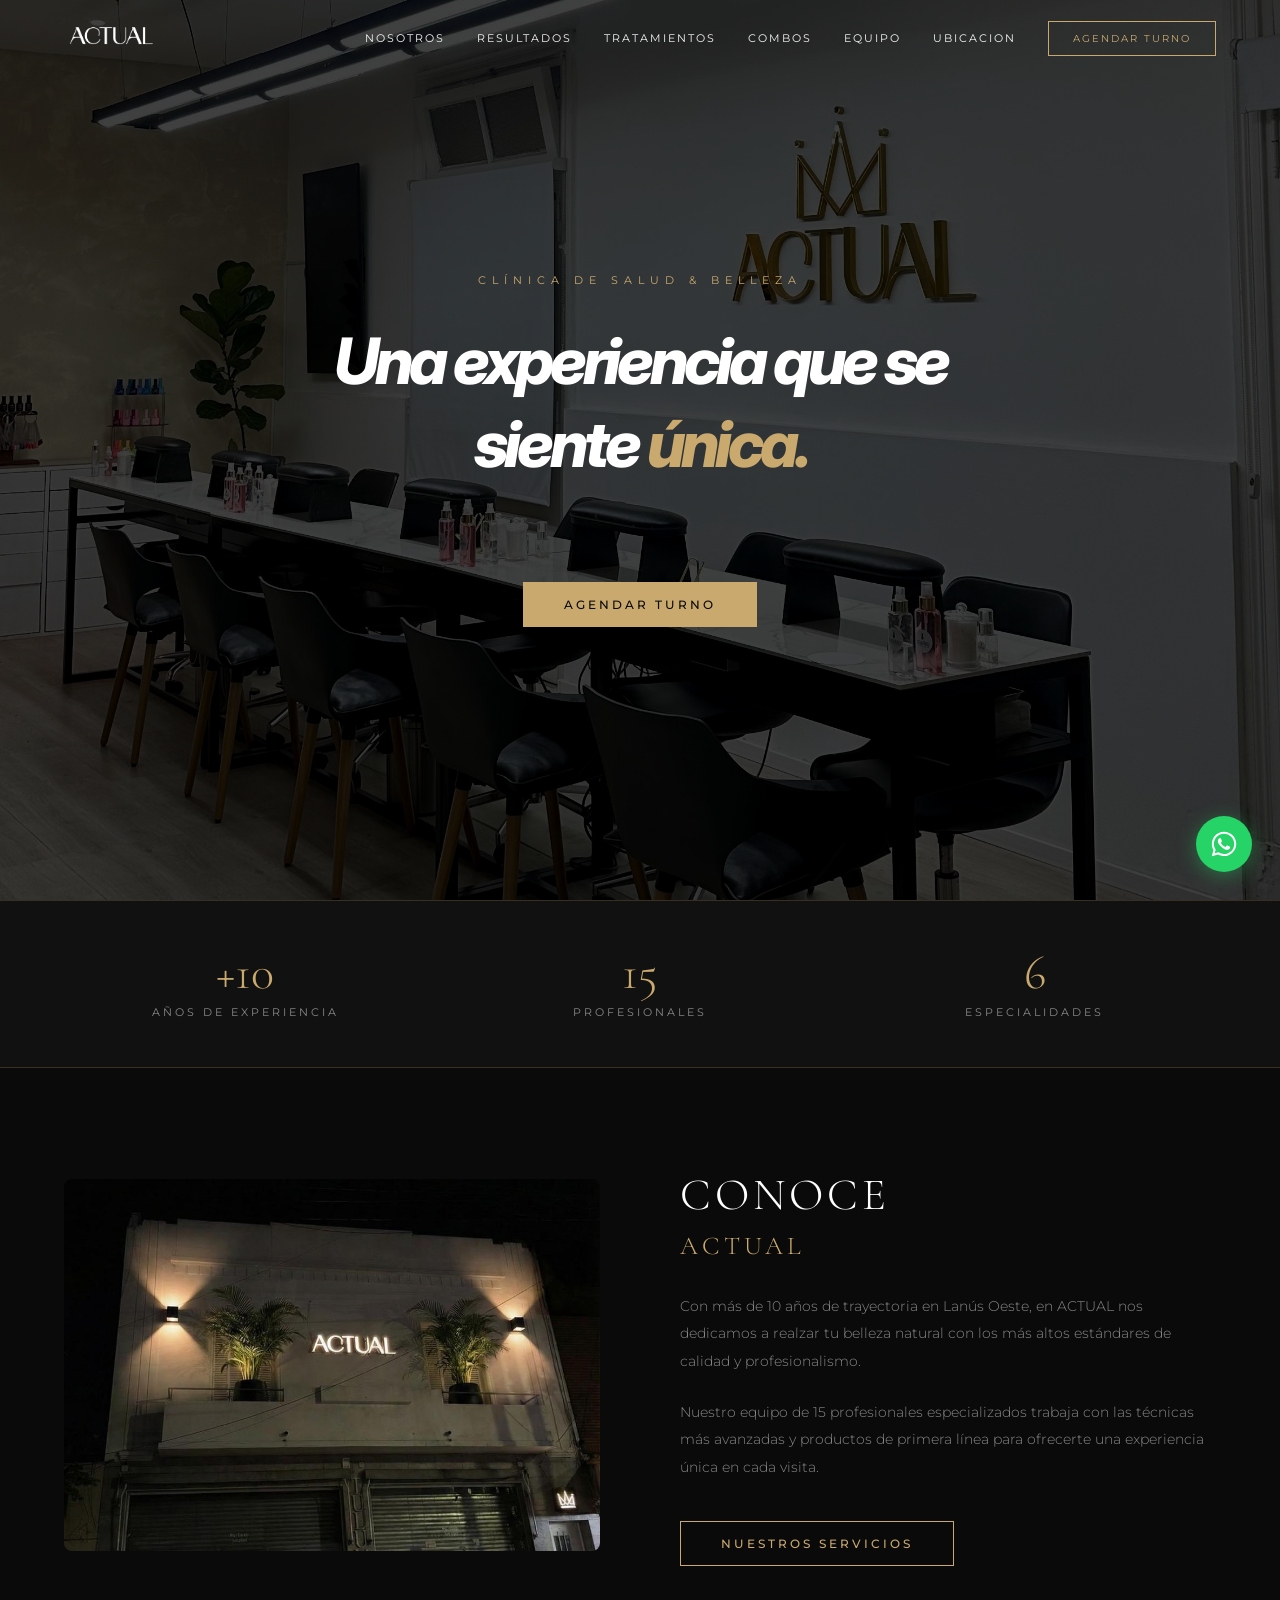
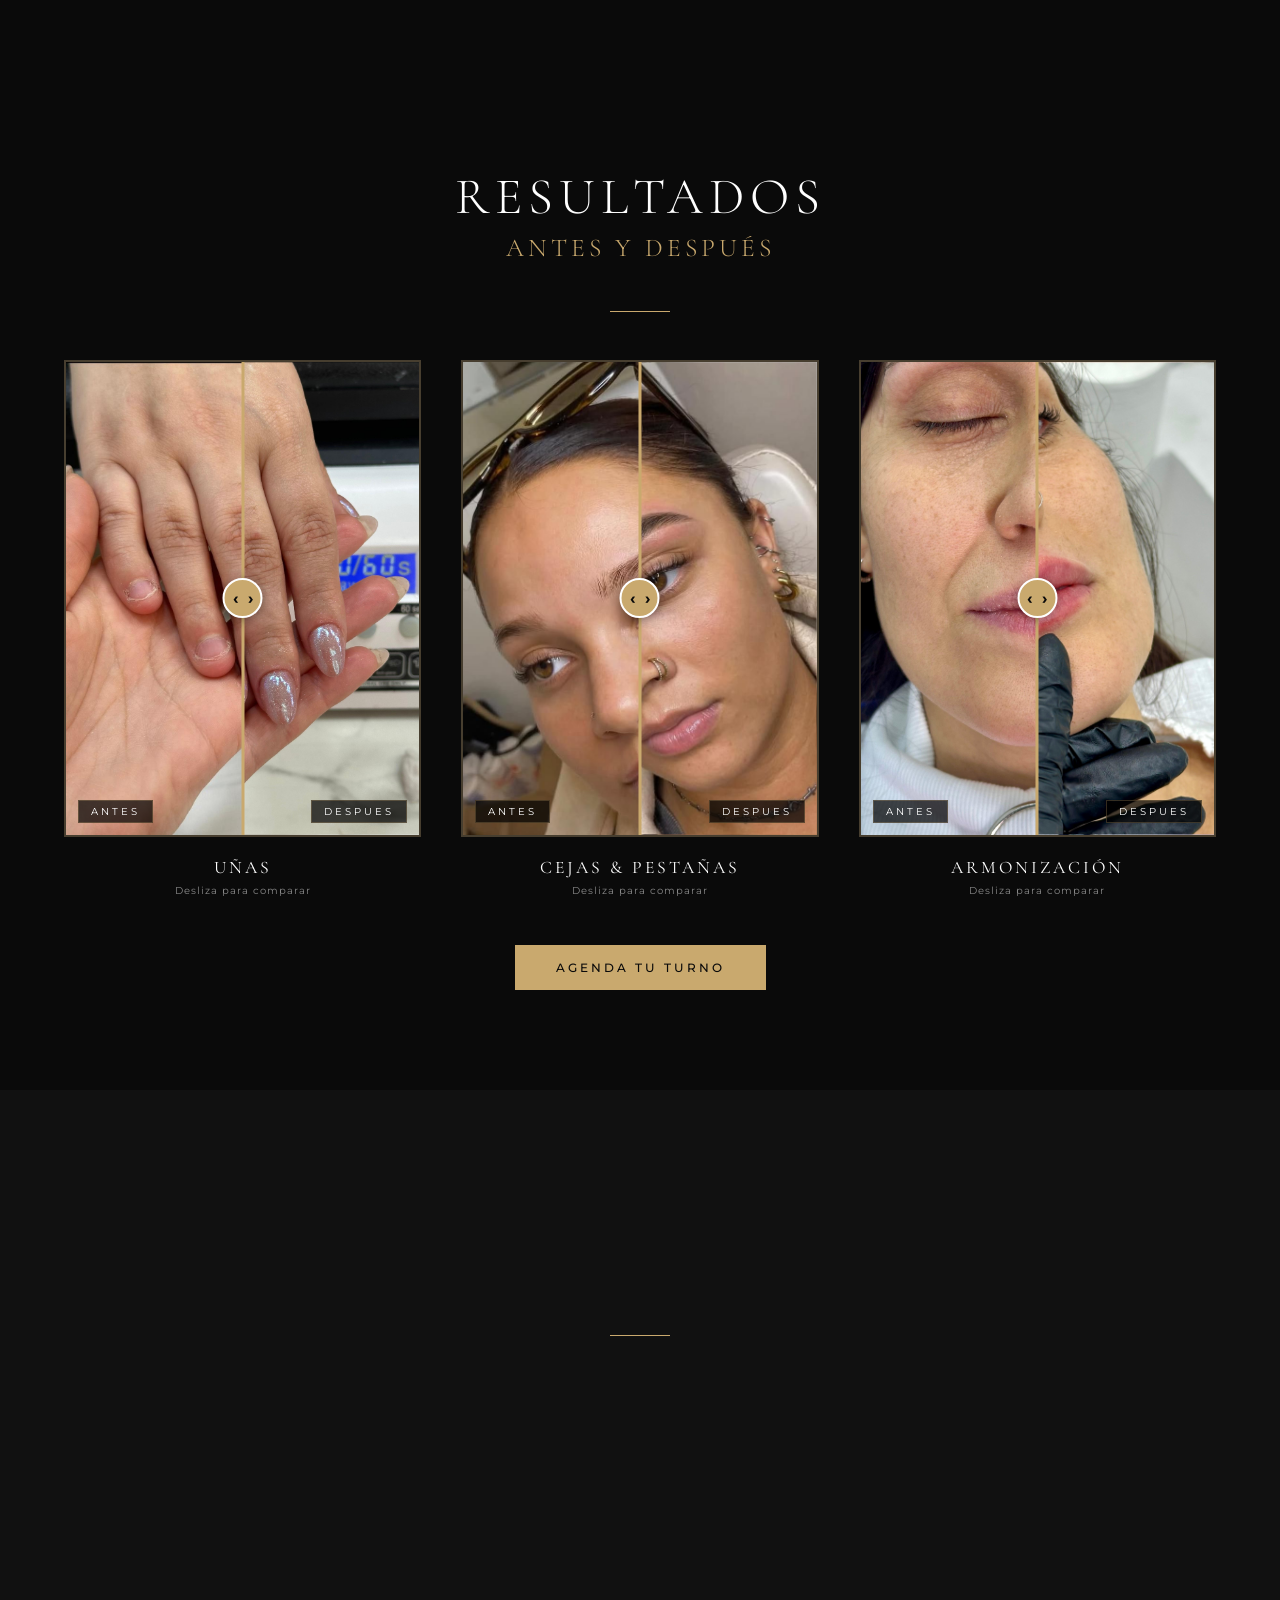
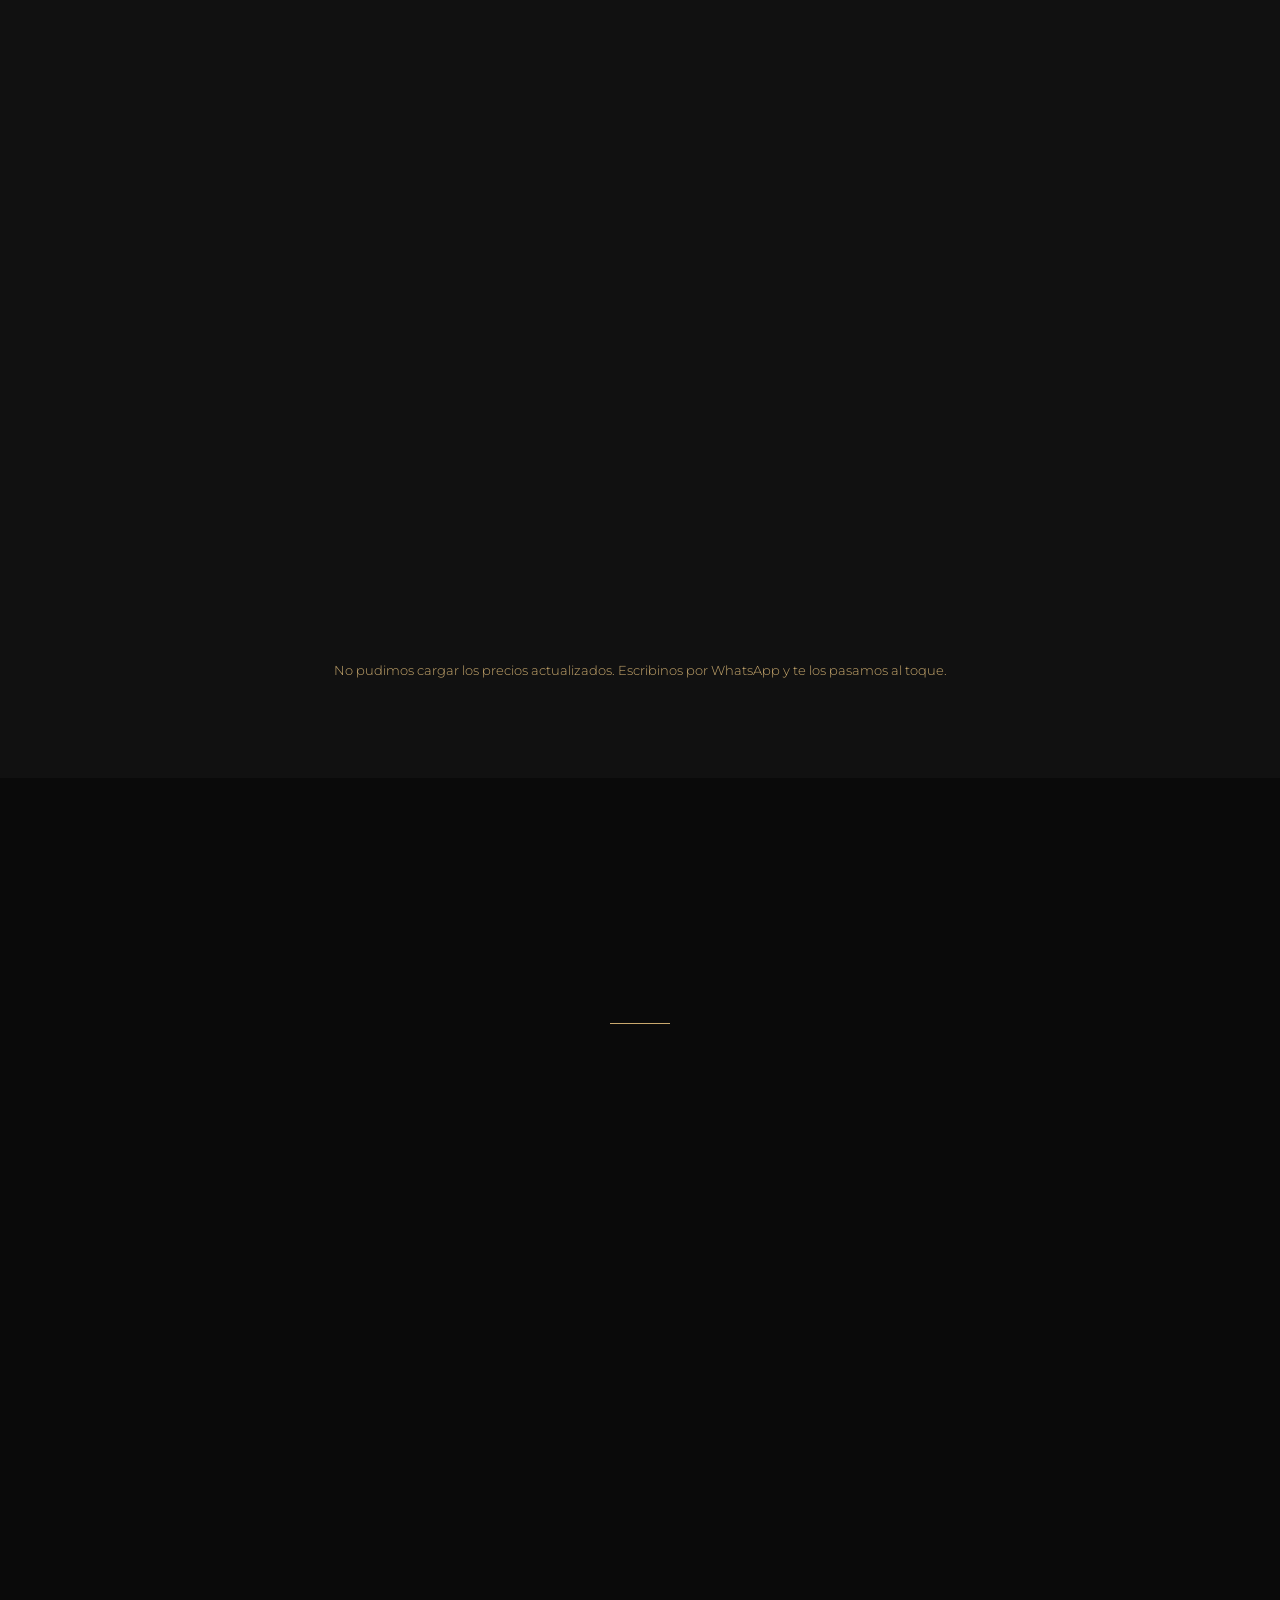
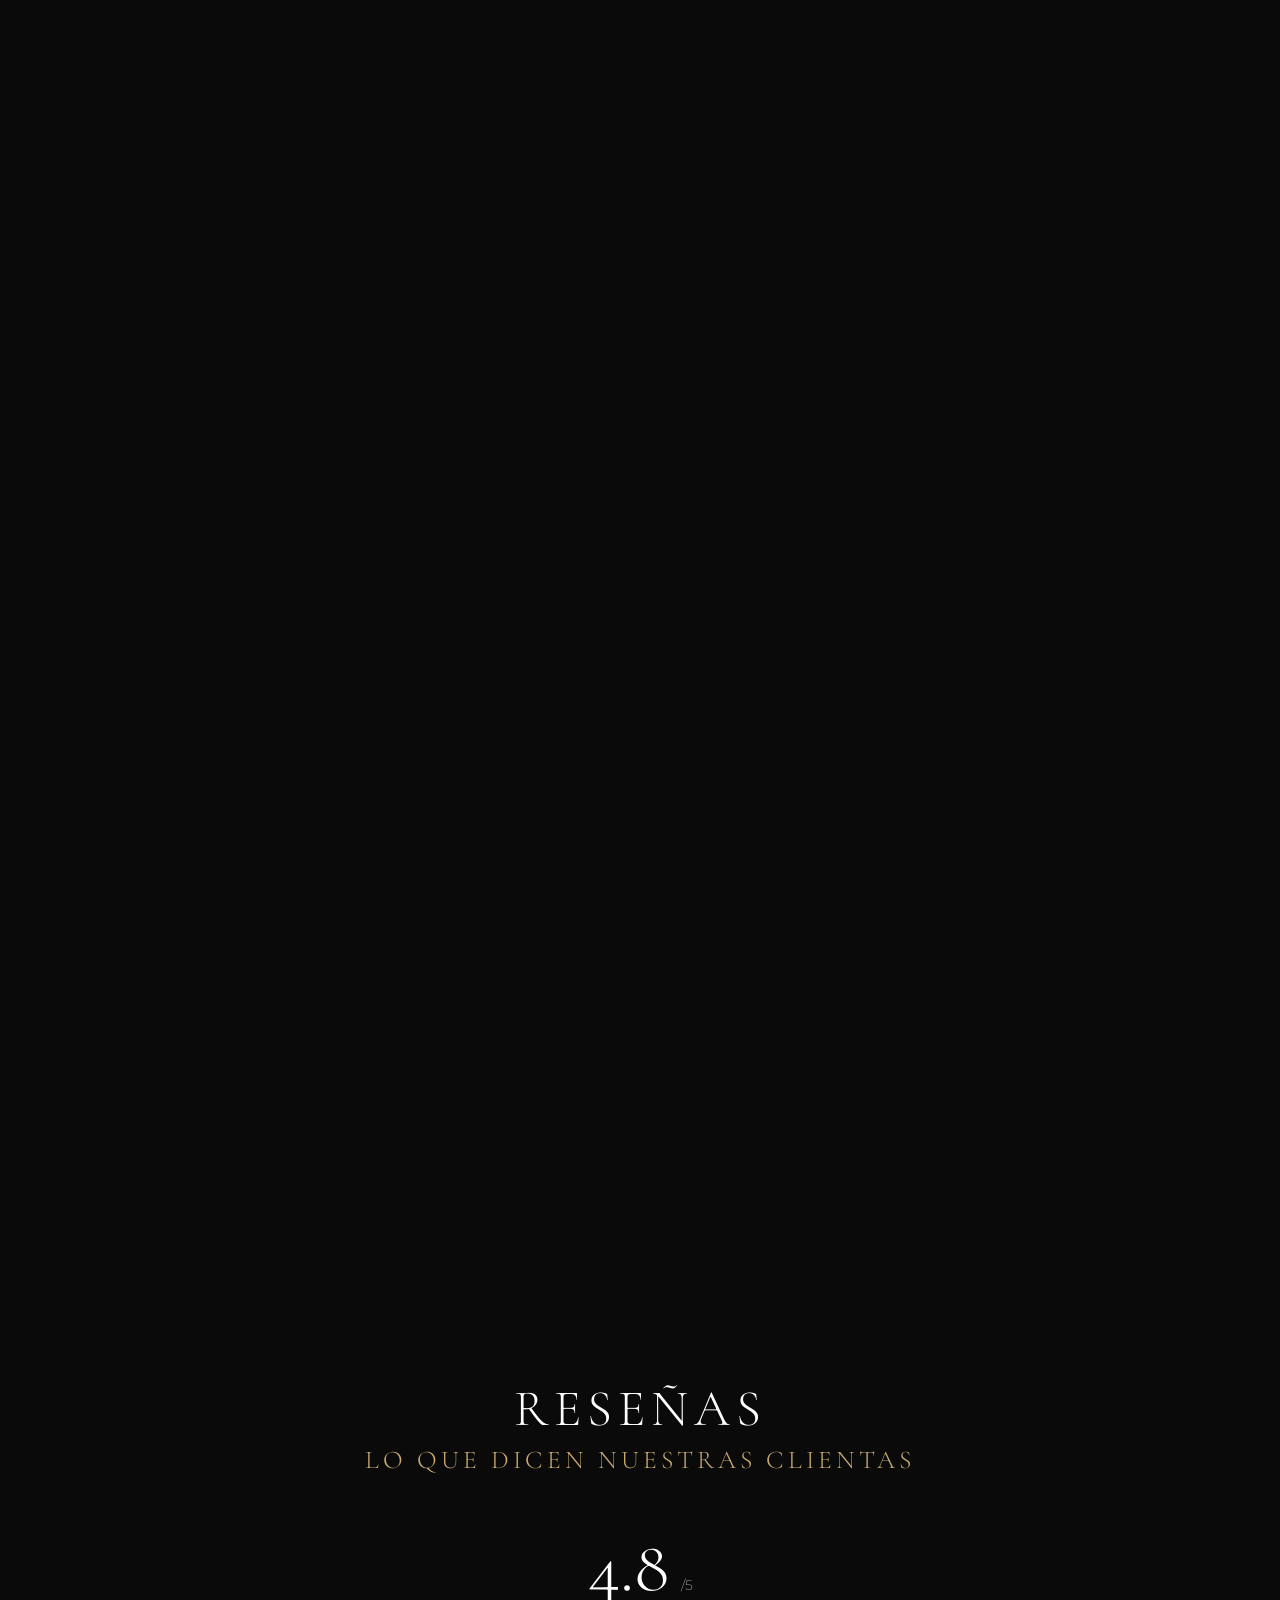
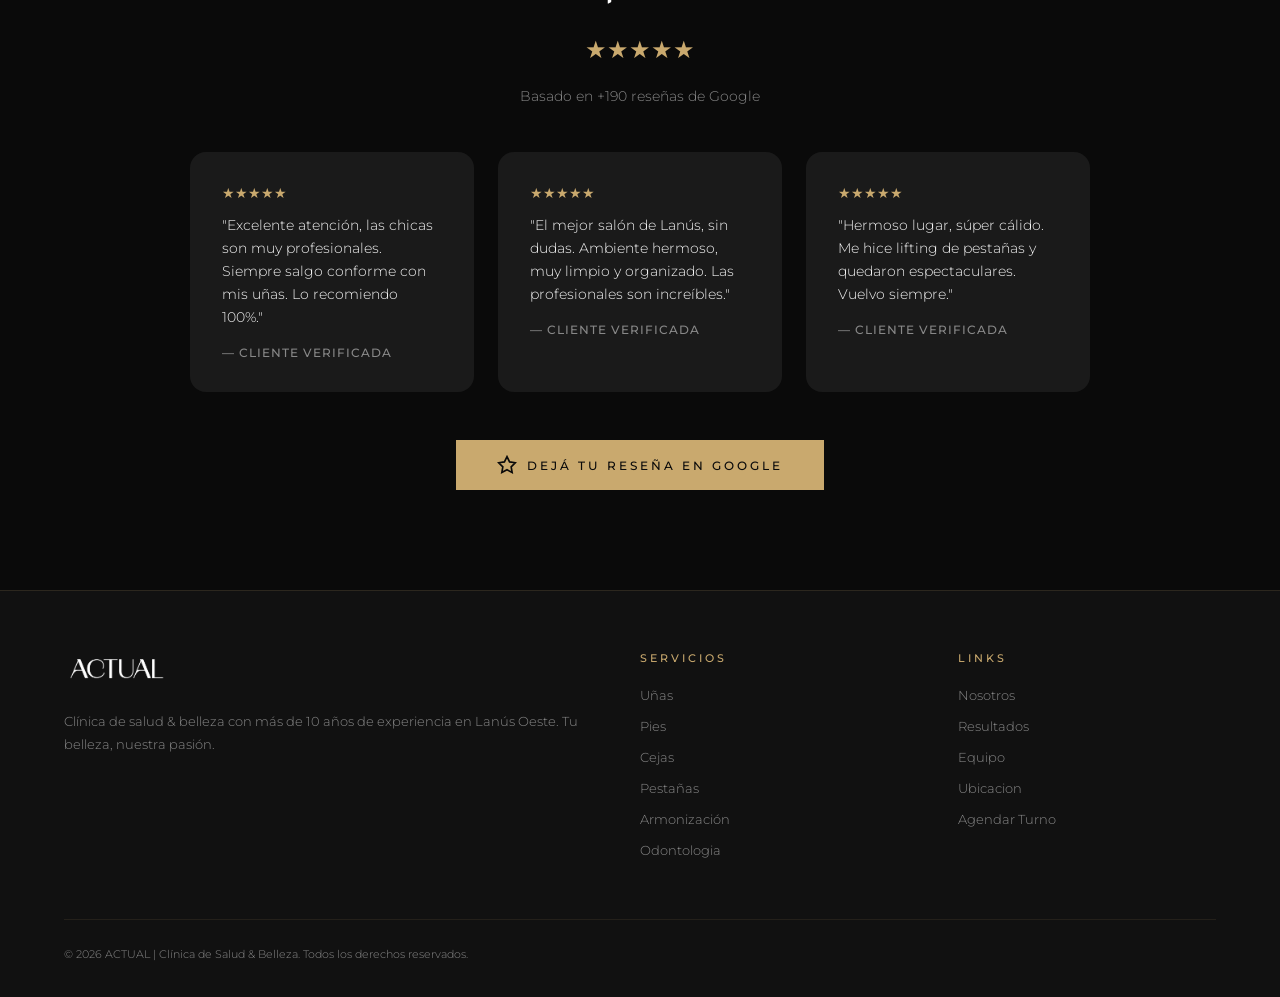
<file: index.html>
<!DOCTYPE html>
<html lang="es">
<head>
  <meta charset="UTF-8">
  <meta name="viewport" content="width=device-width, initial-scale=1.0">
  <title>ACTUAL | Clínica de salud &amp; belleza</title>
  <meta name="description" content="Odontología estética, armonización facial, labios, cejas, manos y pies en Lanús Oeste. Reservá tu turno online.">

  <!-- Vista previa al compartir el link (Instagram, WhatsApp, Facebook). Sin esto el
       scraper cae al <title> y adivina el resto: la tarjeta salía sin imagen ni bajada. -->
  <meta property="og:site_name" content="ACTUAL">
  <meta property="og:title" content="ACTUAL | Clínica de salud &amp; belleza">
  <meta property="og:description" content="Odontología estética, armonización facial, labios, cejas, manos y pies en Lanús Oeste. Reservá tu turno online.">
  <meta property="og:image" content="https://actualnails.com/logo.png">
  <meta property="og:url" content="https://actualnails.com/">
  <meta property="og:type" content="website">
  <meta property="og:locale" content="es_AR">
  <meta name="twitter:card" content="summary_large_image">
  <meta name="twitter:title" content="ACTUAL | Clínica de salud &amp; belleza">
  <meta name="twitter:description" content="Odontología estética, armonización facial, labios, cejas, manos y pies en Lanús Oeste. Reservá tu turno online.">
  <meta name="twitter:image" content="https://actualnails.com/logo.png">

  <link rel="preconnect" href="https://fonts.googleapis.com">
  <link rel="preconnect" href="https://fonts.gstatic.com" crossorigin>
  <link href="https://fonts.googleapis.com/css2?family=Cormorant+Garamond:ital,wght@0,300;0,400;0,600;0,700;1,300;1,400&family=Inter:ital,wght@1,800&family=Montserrat:wght@300;400;500;600;700&family=Great+Vibes&display=swap" rel="stylesheet">
  <script src="/assets/tracking-config.js"></script>
  <script src="/assets/tracking.js"></script>
  <style>
    *, *::before, *::after { margin: 0; padding: 0; box-sizing: border-box; }

    :root {
      --black: #0a0a0a;
      --dark: #111111;
      --dark-gray: #1a1a1a;
      --medium-gray: #2a2a2a;
      --light-gray: #888;
      --white: #ffffff;
      --off-white: #f5f5f5;
      --gold: #c9a96e;
      --gold-light: #d4b87a;
      --gold-dark: #b8944f;
    }

    html { scroll-behavior: smooth; }

    body {
      font-family: 'Montserrat', sans-serif;
      background: var(--black);
      color: var(--white);
      overflow-x: hidden;
    }

    /* ── Utility ── */
    .container { max-width: 1200px; margin: 0 auto; padding: 0 24px; }
    .section-padding { padding: 100px 0; }
    .text-center { text-align: center; }
    .gold { color: var(--gold); }
    .script { font-family: 'Great Vibes', cursive; }
    .serif { font-family: 'Cormorant Garamond', serif; }

    .section-title {
      font-family: 'Cormorant Garamond', serif;
      font-size: clamp(2rem, 5vw, 3.2rem);
      font-weight: 300;
      letter-spacing: 6px;
      text-transform: uppercase;
      margin-bottom: 4px;
    }

    .section-subtitle {
      font-family: 'Cormorant Garamond', serif;
      font-size: clamp(1.2rem, 2.5vw, 1.6rem);
      color: var(--gold);
      letter-spacing: 4px;
      text-transform: uppercase;
      font-weight: 300;
      margin-bottom: 48px;
    }

    .btn {
      display: inline-block;
      padding: 14px 40px;
      border: 1px solid var(--gold);
      color: var(--gold);
      text-decoration: none;
      text-transform: uppercase;
      letter-spacing: 3px;
      font-size: 0.75rem;
      font-family: 'Montserrat', sans-serif;
      font-weight: 500;
      transition: all 0.4s ease;
      cursor: pointer;
      background: transparent;
    }

    .btn:hover {
      background: var(--gold);
      color: var(--black);
    }

    .btn-filled {
      background: var(--gold);
      color: var(--black);
    }

    .btn-filled:hover {
      background: var(--gold-light);
      border-color: var(--gold-light);
    }

    .divider {
      width: 60px;
      height: 1px;
      background: var(--gold);
      margin: 0 auto 48px;
    }

    /* ── Navbar ── */
    .navbar {
      position: fixed;
      top: 0;
      left: 0;
      right: 0;
      z-index: 1000;
      padding: 20px 0;
      transition: all 0.4s ease;
      background: transparent;
    }

    .navbar.scrolled {
      background: rgba(10, 10, 10, 0.95);
      backdrop-filter: blur(20px);
      padding: 12px 0;
      border-bottom: 1px solid rgba(201, 169, 110, 0.15);
    }

    .navbar .container {
      display: flex;
      justify-content: space-between;
      align-items: center;
    }

    .navbar-brand {
      text-decoration: none;
      display: flex;
      align-items: center;
    }

    .navbar-brand img {
      height: 32px;
      width: auto;
    }

    .navbar-links {
      display: flex;
      gap: 32px;
      list-style: none;
      align-items: center;
    }

    .navbar-links a {
      color: var(--off-white);
      text-decoration: none;
      font-size: 0.7rem;
      letter-spacing: 2px;
      text-transform: uppercase;
      font-weight: 400;
      transition: color 0.3s;
    }

    .navbar-links a:hover { color: var(--gold); }

    .navbar-cta {
      padding: 10px 24px !important;
      border: 1px solid var(--gold) !important;
      color: var(--gold) !important;
      font-size: 0.65rem !important;
      letter-spacing: 2px !important;
      transition: all 0.3s ease;
    }

    .navbar-cta:hover {
      background: var(--gold) !important;
      color: var(--black) !important;
    }

    .hamburger {
      display: none;
      flex-direction: column;
      gap: 5px;
      cursor: pointer;
      background: none;
      border: none;
      padding: 8px;
    }

    .hamburger span {
      width: 24px;
      height: 1px;
      background: var(--white);
      transition: all 0.3s;
    }

    /* ── Hero ── */
    .hero {
      height: 100vh;
      min-height: 700px;
      display: flex;
      align-items: center;
      justify-content: center;
      text-align: center;
      position: relative;
      background: #000;
      overflow: hidden;
    }

    .hero::before {
      content: '';
      position: absolute;
      inset: 0;
      background: url('fondosalon.jpeg') center/cover no-repeat;
      opacity: 0.25;
      z-index: 0;
    }

    .hero-content {
      position: relative;
      z-index: 1;
      will-change: transform, opacity;
    }

    /* Staggered entrance animations */
    .hero-content > * {
      opacity: 0;
      transform: translateY(40px);
      animation: heroReveal 1s ease forwards;
    }

    .hero-content > *:nth-child(1) { animation-delay: 0.2s; }
    .hero-content > *:nth-child(2) { animation-delay: 0.6s; }
    .hero-content > *:nth-child(3) { animation-delay: 1s; }
    .hero-content > *:nth-child(4) { animation-delay: 1.3s; }

    @keyframes heroReveal {
      to { opacity: 1; transform: translateY(0); }
    }

    /* Gold line grows in */
    .hero-line {
      transform-origin: center;
      animation: lineGrow 1s ease forwards 1s !important;
      opacity: 0 !important;
      transform: scaleX(0) translateY(40px) !important;
    }

    @keyframes lineGrow {
      to { opacity: 1 !important; transform: scaleX(1) translateY(0) !important; }
    }

    .hero-label {
      font-size: 0.7rem;
      letter-spacing: 6px;
      text-transform: uppercase;
      color: var(--gold);
      margin-bottom: 32px;
      font-weight: 400;
    }

    .hero-title {
      font-family: 'Inter', sans-serif;
      font-size: clamp(2.2rem, 5vw, 4rem);
      font-weight: 800;
      font-style: italic;
      letter-spacing: -4px;
      line-height: 1.3;
      margin-bottom: 48px;
      max-width: 700px;
    }

    .hero-title .gold {
      color: var(--gold);
    }

    .dynamic-word {
      display: inline-block;
      transition: opacity 0.5s ease, transform 0.5s ease;
    }

    .dynamic-word.fade-out {
      opacity: 0;
      transform: translateY(15px);
    }

    .dynamic-word.fade-in {
      opacity: 1;
      transform: translateY(0);
    }

    .hero-line {
      width: 80px;
      height: 1px;
      background: var(--gold);
      margin: 0 auto 48px;
    }

    /* ── Stats Bar ── */
    .stats-bar {
      background: var(--dark);
      border-top: 1px solid rgba(201, 169, 110, 0.2);
      border-bottom: 1px solid rgba(201, 169, 110, 0.2);
      padding: 48px 0;
    }

    .stats-grid {
      display: grid;
      grid-template-columns: repeat(3, 1fr);
      gap: 32px;
      text-align: center;
    }

    .stat-item h3 {
      font-family: 'Cormorant Garamond', serif;
      font-size: 3rem;
      font-weight: 300;
      color: var(--gold);
      line-height: 1;
      margin-bottom: 8px;
    }

    .stat-item p {
      font-size: 0.7rem;
      letter-spacing: 3px;
      text-transform: uppercase;
      color: var(--light-gray);
      font-weight: 400;
    }

    /* ── About ── */
    .about { background: var(--black); }

    .about-grid {
      display: grid;
      grid-template-columns: 1fr 1fr;
      gap: 80px;
      align-items: center;
    }

    .about-image {
      position: relative;
    }

    .about-image-placeholder {
      width: 100%;
      aspect-ratio: 3/4;
      background: var(--dark-gray);
      border: 1px solid rgba(201, 169, 110, 0.15);
      display: flex;
      align-items: center;
      justify-content: center;
      position: relative;
      overflow: hidden;
    }

    .about-image-placeholder::before {
      content: '';
      position: absolute;
      inset: 12px;
      border: 1px solid rgba(201, 169, 110, 0.1);
    }

    .about-image-placeholder span {
      font-size: 0.7rem;
      letter-spacing: 3px;
      color: var(--light-gray);
      text-transform: uppercase;
    }

    .about-text h2 {
      font-family: 'Cormorant Garamond', serif;
      font-size: clamp(2rem, 4vw, 2.8rem);
      font-weight: 300;
      letter-spacing: 4px;
      text-transform: uppercase;
      margin-bottom: 8px;
    }

    .about-text .script-accent {
      font-family: 'Cormorant Garamond', serif;
      font-size: 1.6rem;
      color: var(--gold);
      display: block;
      letter-spacing: 4px;
      text-transform: uppercase;
      font-weight: 300;
      margin-bottom: 32px;
    }

    .about-text p {
      font-size: 0.9rem;
      line-height: 1.9;
      color: var(--light-gray);
      font-weight: 300;
      margin-bottom: 24px;
    }

    .about-text .btn { margin-top: 16px; }

    /* ── Services ── */
    .services { background: var(--dark); }

    .services-grid {
      display: grid;
      grid-template-columns: repeat(3, 1fr);
      gap: 32px;
    }

    .service-card {
      background: var(--black);
      border: 1px solid rgba(201, 169, 110, 0.1);
      padding: 48px 32px;
      text-align: center;
      position: relative;
      overflow: hidden;
      transition: all 0.5s ease;
      cursor: pointer;
    }

    .service-card::before {
      content: '';
      position: absolute;
      top: 0;
      left: 0;
      right: 0;
      height: 2px;
      background: línear-gradient(90deg, transparent, var(--gold), transparent);
      transform: scaleX(0);
      transition: transform 0.5s ease;
    }

    .service-card:hover::before { transform: scaleX(1); }

    .service-card:hover {
      border-color: rgba(201, 169, 110, 0.3);
      transform: translateY(-4px);
    }

    .service-icon {
      width: 80px;
      height: 80px;
      margin: 0 auto 28px;
      border: 1px solid rgba(201, 169, 110, 0.3);
      border-radius: 50%;
      display: flex;
      align-items: center;
      justify-content: center;
    }

    .service-icon svg {
      width: 32px;
      height: 32px;
      stroke: var(--gold);
      fill: none;
      stroke-width: 1.5;
    }

    .service-card h3 {
      font-family: 'Cormorant Garamond', serif;
      font-size: 1.3rem;
      font-weight: 400;
      letter-spacing: 4px;
      text-transform: uppercase;
      margin-bottom: 16px;
    }

    .service-card p {
      font-size: 0.8rem;
      line-height: 1.8;
      color: var(--light-gray);
      font-weight: 300;
      margin-bottom: 24px;
    }

    .service-card .btn {
      font-size: 0.65rem;
      padding: 10px 28px;
    }

    /* ── Before & After Comparison Slider ── */
    .results { background: var(--black); }

    .results-grid {
      display: grid;
      grid-template-columns: repeat(3, 1fr);
      gap: 40px;
      margin-bottom: 48px;
    }

    .result-card { text-align: center; }

    .comparison-slider {
      position: relative;
      width: 100%;
      aspect-ratio: 3/4;
      overflow: hidden;
      border: 2px solid rgba(201, 169, 110, 0.25);
      border-radius: 0;
      cursor: ew-resize;
      user-select: none;
      margin-bottom: 20px;
      background: var(--dark-gray);
    }

    .comparison-slider .img-layer {
      position: absolute;
      top: 0;
      left: 0;
      width: 100%;
      height: 100%;
      display: flex;
      align-items: center;
      justify-content: center;
    }

    .comparison-slider .img-layer.before {
      background: var(--dark-gray);
      z-index: 1;
    }

    .comparison-slider .img-layer.after {
      background: var(--medium-gray);
      clip-path: inset(0 0 0 50%);
      z-index: 2;
    }

    .comparison-slider .img-layer img {
      width: 100%;
      height: 100%;
      object-fit: cover;
    }

    .comparison-slider .img-label {
      position: absolute;
      bottom: 12px;
      font-size: 0.6rem;
      letter-spacing: 3px;
      text-transform: uppercase;
      color: var(--white);
      background: rgba(0, 0, 0, 0.7);
      padding: 5px 12px;
      border: 1px solid rgba(201, 169, 110, 0.25);
      z-index: 5;
      pointer-events: none;
    }

    .comparison-slider .img-label.label-before { left: 12px; }
    .comparison-slider .img-label.label-after { right: 12px; }

    .slider-handle {
      position: absolute;
      top: 0;
      bottom: 0;
      left: 50%;
      width: 3px;
      background: var(--gold);
      z-index: 10;
      transform: translateX(-50%);
      pointer-events: none;
    }

    .slider-handle::before {
      content: '';
      position: absolute;
      top: 50%;
      left: 50%;
      transform: translate(-50%, -50%);
      width: 40px;
      height: 40px;
      border-radius: 50%;
      background: var(--gold);
      border: 2px solid var(--white);
      box-shadow: 0 2px 12px rgba(0, 0, 0, 0.4);
    }

    .slider-handle::after {
      content: '\2039\00a0\00a0\203A';
      position: absolute;
      top: 50%;
      left: 50%;
      transform: translate(-50%, -50%);
      color: var(--black);
      font-size: 1rem;
      font-weight: 700;
      z-index: 11;
      pointer-events: none;
    }

    .result-label {
      font-family: 'Cormorant Garamond', serif;
      font-size: 1.1rem;
      letter-spacing: 3px;
      text-transform: uppercase;
      font-weight: 400;
    }

    .result-hint {
      font-size: 0.65rem;
      color: var(--light-gray);
      margin-top: 6px;
      letter-spacing: 1px;
    }

    /* ── CTA Banner ── */
    .cta-banner {
      background: línear-gradient(135deg, var(--dark) 0%, var(--dark-gray) 100%);
      padding: 80px 0;
      text-align: center;
      position: relative;
      border-top: 1px solid rgba(201, 169, 110, 0.1);
      border-bottom: 1px solid rgba(201, 169, 110, 0.1);
    }

    .cta-banner h2 {
      font-family: 'Cormorant Garamond', serif;
      font-size: clamp(2rem, 5vw, 3rem);
      font-weight: 300;
      letter-spacing: 6px;
      text-transform: uppercase;
      margin-bottom: 8px;
    }

    .cta-banner .script-accent {
      font-family: 'Cormorant Garamond', serif;
      font-size: 1.6rem;
      color: var(--gold);
      display: block;
      letter-spacing: 4px;
      text-transform: uppercase;
      font-weight: 300;
      margin-bottom: 32px;
    }

    .cta-banner p {
      font-size: 0.85rem;
      color: var(--light-gray);
      margin-bottom: 40px;
      font-weight: 300;
      line-height: 1.8;
      max-width: 500px;
      margin-left: auto;
      margin-right: auto;
      margin-bottom: 40px;
    }

    /* ── Team ── */
    .team { background: var(--dark); }

    .team-content {
      display: grid;
      grid-template-columns: 1fr 1fr;
      gap: 80px;
      align-items: center;
    }

    .team-text h2 {
      font-family: 'Cormorant Garamond', serif;
      font-size: clamp(2rem, 4vw, 2.8rem);
      font-weight: 300;
      letter-spacing: 4px;
      text-transform: uppercase;
      margin-bottom: 8px;
    }

    .team-text .script-accent {
      font-family: 'Cormorant Garamond', serif;
      font-size: 1.6rem;
      color: var(--gold);
      display: block;
      letter-spacing: 4px;
      text-transform: uppercase;
      font-weight: 300;
      margin-bottom: 32px;
    }

    .team-text p {
      font-size: 0.9rem;
      line-height: 1.9;
      color: var(--light-gray);
      font-weight: 300;
      margin-bottom: 24px;
    }

    .team-highlights {
      display: grid;
      grid-template-columns: 1fr 1fr;
      gap: 24px;
      margin-top: 32px;
    }

    .team-highlight {
      padding: 24px;
      border: 1px solid rgba(201, 169, 110, 0.15);
      text-align: center;
    }

    .team-highlight h4 {
      font-family: 'Cormorant Garamond', serif;
      font-size: 2rem;
      color: var(--gold);
      font-weight: 300;
      margin-bottom: 4px;
    }

    .team-highlight p {
      font-size: 0.65rem;
      letter-spacing: 2px;
      text-transform: uppercase;
      color: var(--light-gray);
      margin-bottom: 0;
    }

    .team-image-placeholder {
      width: 100%;
      aspect-ratio: 4/3;
      background: var(--dark-gray);
      border: 1px solid rgba(201, 169, 110, 0.15);
      display: flex;
      align-items: center;
      justify-content: center;
      position: relative;
      overflow: hidden;
    }

    .team-image-placeholder::before {
      content: '';
      position: absolute;
      inset: 12px;
      border: 1px solid rgba(201, 169, 110, 0.1);
    }

    .team-image-placeholder span {
      font-size: 0.7rem;
      letter-spacing: 3px;
      color: var(--light-gray);
      text-transform: uppercase;
    }

    /* ── Map ── */
    .location { background: var(--black); }

    .location-content {
      display: grid;
      grid-template-columns: 1fr 1fr;
      gap: 60px;
      align-items: start;
    }

    .location-info h2 {
      font-family: 'Cormorant Garamond', serif;
      font-size: clamp(2rem, 4vw, 2.8rem);
      font-weight: 300;
      letter-spacing: 4px;
      text-transform: uppercase;
      margin-bottom: 8px;
    }

    .location-info .script-accent {
      font-family: 'Cormorant Garamond', serif;
      font-size: 1.6rem;
      color: var(--gold);
      display: block;
      letter-spacing: 4px;
      text-transform: uppercase;
      font-weight: 300;
      margin-bottom: 32px;
    }

    .location-detail {
      display: flex;
      align-items: flex-start;
      gap: 16px;
      margin-bottom: 28px;
    }

    .location-detail svg {
      width: 20px;
      height: 20px;
      stroke: var(--gold);
      fill: none;
      stroke-width: 1.5;
      flex-shrink: 0;
      margin-top: 2px;
    }

    .location-detail h4 {
      font-size: 0.7rem;
      letter-spacing: 2px;
      text-transform: uppercase;
      margin-bottom: 4px;
      font-weight: 500;
    }

    .location-detail p {
      font-size: 0.85rem;
      color: var(--light-gray);
      font-weight: 300;
      line-height: 1.6;
    }

    .map-container {
      width: 100%;
      aspect-ratio: 4/3;
      border: 1px solid rgba(201, 169, 110, 0.2);
      overflow: hidden;
    }

    .map-container iframe {
      width: 100%;
      height: 100%;
      border: 0;
      filter: grayscale(1) invert(1) contrast(1.1);
    }

    /* ── Footer ── */
    .footer {
      background: var(--dark);
      border-top: 1px solid rgba(201, 169, 110, 0.15);
      padding: 60px 0 32px;
    }

    .footer-grid {
      display: grid;
      grid-template-columns: 2fr 1fr 1fr;
      gap: 60px;
      margin-bottom: 48px;
    }

    .footer-brand {
      font-family: 'Cormorant Garamond', serif;
      font-size: 1.5rem;
      font-weight: 700;
      letter-spacing: 8px;
      text-transform: uppercase;
      margin-bottom: 16px;
    }

    .footer p {
      font-size: 0.8rem;
      color: var(--light-gray);
      line-height: 1.8;
      font-weight: 300;
    }

    .footer h4 {
      font-size: 0.7rem;
      letter-spacing: 3px;
      text-transform: uppercase;
      margin-bottom: 20px;
      color: var(--gold);
      font-weight: 500;
    }

    .footer-links {
      list-style: none;
    }

    .footer-links li { margin-bottom: 12px; }

    .footer-links a {
      color: var(--light-gray);
      text-decoration: none;
      font-size: 0.8rem;
      font-weight: 300;
      transition: color 0.3s;
    }

    .footer-links a:hover { color: var(--gold); }

    .footer-bottom {
      border-top: 1px solid rgba(201, 169, 110, 0.1);
      padding-top: 24px;
      display: flex;
      justify-content: space-between;
      align-items: center;
    }

    .footer-bottom p {
      font-size: 0.7rem;
      color: var(--light-gray);
    }

    .social-links {
      display: flex;
      gap: 16px;
    }

    .social-links a {
      width: 36px;
      height: 36px;
      border: 1px solid rgba(201, 169, 110, 0.3);
      border-radius: 50%;
      display: flex;
      align-items: center;
      justify-content: center;
      transition: all 0.3s;
      text-decoration: none;
    }

    .social-links a:hover {
      background: var(--gold);
      border-color: var(--gold);
    }

    .social-links a svg {
      width: 14px;
      height: 14px;
      stroke: var(--gold);
      fill: none;
      stroke-width: 1.5;
      transition: stroke 0.3s;
    }

    .social-links a:hover svg { stroke: var(--black); }

    /* ── WhatsApp Float ── */
    .whatsapp-float {
      position: fixed;
      bottom: 28px;
      right: 28px;
      z-index: 999;
      width: 56px;
      height: 56px;
      background: #25d366;
      border-radius: 50%;
      display: flex;
      align-items: center;
      justify-content: center;
      box-shadow: 0 4px 20px rgba(37, 211, 102, 0.4);
      transition: transform 0.3s;
      text-decoration: none;
    }

    .whatsapp-float:hover { transform: scale(1.1); }

    .whatsapp-float svg { width: 28px; height: 28px; fill: white; }

    /* ── Pricing Carousel ── */
    /* ── Pricing (nativo) ── */
    .price-tabs {
      display: flex;
      flex-wrap: wrap;
      justify-content: center;
      gap: 10px;
      margin-bottom: 56px;
    }

    .price-tab {
      background: transparent;
      border: 1px solid rgba(201, 169, 110, 0.3);
      color: var(--light-gray);
      padding: 11px 24px;
      border-radius: 40px;
      font-family: 'Montserrat', sans-serif;
      font-size: 0.72rem;
      font-weight: 500;
      letter-spacing: 1.5px;
      text-transform: uppercase;
      cursor: pointer;
      transition: all 0.35s ease;
      white-space: nowrap;
    }

    .price-tab:hover {
      color: var(--gold);
      border-color: var(--gold);
    }

    .price-tab.active {
      background: var(--gold);
      border-color: var(--gold);
      color: var(--black);
    }

    .price-tabs-bottom { display: none; }

    .price-panel { display: none; }

    .price-panel.active {
      display: grid;
      grid-template-columns: 0.85fr 1.15fr;
      gap: 56px;
      align-items: start;
      text-align: left;
      animation: priceFade 0.5s ease;
    }

    @keyframes priceFade {
      from { opacity: 0; transform: translateY(16px); }
      to { opacity: 1; transform: translateY(0); }
    }

    .price-visual {
      position: relative;
      aspect-ratio: 3 / 4;
      border-radius: 16px;
      background-size: cover;
      background-position: center top;
      overflow: hidden;
      border: 1px solid rgba(201, 169, 110, 0.18);
    }

    .price-visual::after {
      content: '';
      position: absolute;
      inset: 0;
      background: linear-gradient(180deg, rgba(10,10,10,0.15) 0%, rgba(10,10,10,0.55) 55%, rgba(10,10,10,0.92) 100%);
    }

    .price-visual-overlay {
      position: absolute;
      bottom: 0;
      left: 0;
      right: 0;
      padding: 32px 30px;
      z-index: 1;
    }

    .price-visual-kicker {
      display: block;
      font-family: 'Cormorant Garamond', serif;
      font-style: italic;
      font-size: 1rem;
      color: var(--gold);
      margin-bottom: 6px;
      letter-spacing: 0.5px;
    }

    .price-visual-overlay h3 {
      font-family: 'Cormorant Garamond', serif;
      font-weight: 300;
      font-size: 2.2rem;
      letter-spacing: 4px;
      text-transform: uppercase;
      color: var(--white);
    }

    .price-list { padding-top: 4px; }

    .price-row {
      display: flex;
      align-items: baseline;
      gap: 14px;
      padding: 15px 0;
      border-bottom: 1px solid rgba(201, 169, 110, 0.1);
    }

    .price-name {
      color: var(--off-white);
      font-size: 0.92rem;
      font-weight: 400;
      letter-spacing: 0.4px;
      line-height: 1.4;
    }

    .price-name span {
      color: var(--light-gray);
      font-weight: 300;
    }

    .price-leader {
      flex: 1 1 auto;
      border-bottom: 1px dotted rgba(201, 169, 110, 0.35);
      transform: translateY(-5px);
      min-width: 16px;
    }

    .price-val {
      color: var(--gold);
      font-family: 'Cormorant Garamond', serif;
      font-size: 1.3rem;
      font-weight: 600;
      white-space: nowrap;
      letter-spacing: 0.5px;
    }

    .price-val small {
      font-size: 0.72rem;
      font-family: 'Montserrat', sans-serif;
      color: var(--light-gray);
      letter-spacing: 1px;
      text-transform: uppercase;
      margin-right: 4px;
    }

    .tag-new {
      display: inline-block;
      vertical-align: middle;
      background: var(--gold);
      color: var(--black);
      font-size: 0.55rem;
      font-weight: 700;
      letter-spacing: 1px;
      padding: 2px 7px;
      border-radius: 3px;
      margin-left: 8px;
      text-transform: uppercase;
    }

    .price-subhead {
      color: var(--gold);
      font-family: 'Cormorant Garamond', serif;
      font-size: 1.25rem;
      letter-spacing: 3px;
      text-transform: uppercase;
      font-weight: 300;
      margin: 28px 0 4px;
    }

    .price-note {
      color: var(--light-gray);
      font-size: 0.78rem;
      font-style: italic;
      line-height: 1.6;
      margin-top: 20px;
      padding-left: 2px;
    }

    /* ── Combos ── */
    .combos-grid {
      display: grid;
      grid-template-columns: repeat(3, 1fr);
      gap: 24px;
      text-align: left;
    }

    .combo-card {
      position: relative;
      display: flex;
      flex-direction: column;
      background: linear-gradient(160deg, rgba(42,42,42,0.55) 0%, rgba(17,17,17,0.85) 100%);
      border: 1px solid rgba(201, 169, 110, 0.2);
      border-radius: 16px;
      padding: 30px 28px;
      overflow: hidden;
      transition: transform 0.4s ease, border-color 0.4s ease, box-shadow 0.4s ease;
    }

    .combo-card::before {
      content: '';
      position: absolute;
      top: 0; left: 0; right: 0;
      height: 2px;
      background: linear-gradient(90deg, transparent, var(--gold), transparent);
      opacity: 0.5;
    }

    .combo-card:hover {
      transform: translateY(-6px);
      border-color: rgba(201, 169, 110, 0.55);
      box-shadow: 0 18px 40px rgba(0,0,0,0.45);
    }

    .combo-name {
      font-family: 'Cormorant Garamond', serif;
      font-size: 1.7rem;
      font-weight: 600;
      letter-spacing: 3px;
      text-transform: uppercase;
      color: var(--white);
      margin-bottom: 4px;
    }

    .combo-tagline {
      font-size: 0.62rem;
      letter-spacing: 2px;
      text-transform: uppercase;
      color: var(--gold);
      margin-bottom: 18px;
    }

    .combo-services {
      color: var(--light-gray);
      font-size: 0.9rem;
      line-height: 1.65;
      flex: 1 1 auto;
      padding-bottom: 22px;
    }

    .combo-prices {
      border-top: 1px solid rgba(201, 169, 110, 0.15);
      padding-top: 18px;
    }

    .combo-special-label {
      display: block;
      font-size: 0.58rem;
      letter-spacing: 1.5px;
      text-transform: uppercase;
      color: var(--gold);
      margin-bottom: 2px;
    }

    .combo-special-val {
      display: block;
      font-family: 'Cormorant Garamond', serif;
      font-size: 2.3rem;
      font-weight: 700;
      line-height: 1;
      color: var(--gold);
    }

    .combo-cash {
      display: block;
      margin-top: 8px;
      font-size: 0.82rem;
      color: #9fb083;
      letter-spacing: 0.3px;
    }

    .combo-cash strong {
      font-weight: 600;
      font-family: 'Cormorant Garamond', serif;
      font-size: 1rem;
    }

    /* Tag tipo ribbon superior (estilo "most popular") */
    .combo-tag {
      display: block;
      margin: -30px -28px 24px;
      padding: 10px 12px;
      text-align: center;
      background: linear-gradient(90deg, var(--gold-dark), var(--gold-light) 50%, var(--gold-dark));
      color: var(--black);
      font-size: 0.62rem;
      font-weight: 700;
      letter-spacing: 2.5px;
      text-transform: uppercase;
      border-radius: 16px 16px 0 0;
    }

    .combo-tag::before {
      content: '\2726';
      margin-right: 7px;
      font-size: 0.7rem;
    }

    /* La tarjeta con tag queda destacada con glow dorado */
    .combo-card:has(.combo-tag) {
      border-color: rgba(201, 169, 110, 0.65);
      box-shadow: 0 0 0 1px rgba(201, 169, 110, 0.35), 0 14px 40px rgba(201, 169, 110, 0.16);
    }

    .combo-card:has(.combo-tag)::before { display: none; }

    /* Variante alternativa (oscura) para diferenciar un tier */
    .combo-tag--soft {
      background: linear-gradient(90deg, #1c1c1c, #2e2820 50%, #1c1c1c);
      color: var(--gold-light);
      box-shadow: inset 0 -1px 0 rgba(201, 169, 110, 0.4);
    }

    /* ── Equipo (se arma desde la app) ── */
    /* Oculta hasta que la API responde: si falla, la sección se elimina sola
       y nunca queda un bloque vacío en la página. */
    #equipo { display: none; }
    #equipo.cargado { display: block; }

    .team-grid { display: grid; grid-template-columns: repeat(4, 1fr); gap: 24px; }

    .team-card {
      background: var(--dark-gray);
      border: 1px solid rgba(201, 169, 110, 0.12);
      border-radius: 12px;
      padding: 28px 20px;
      text-align: center;
      text-decoration: none;
      color: inherit;
      display: flex;
      flex-direction: column;
      align-items: center;
      transition: border-color 0.4s ease, transform 0.4s ease;
    }

    a.team-card:hover { border-color: rgba(201, 169, 110, 0.45); transform: translateY(-4px); }

    .team-photo {
      width: 104px;
      height: 104px;
      border-radius: 50%;
      overflow: hidden;
      margin-bottom: 18px;
      border: 1px solid rgba(201, 169, 110, 0.3);
      background: var(--medium-gray);
      flex-shrink: 0;
    }

    .team-photo img { width: 100%; height: 100%; object-fit: cover; display: block; }

    .team-photo.sin-foto {
      display: flex;
      align-items: center;
      justify-content: center;
      font-family: 'Cormorant Garamond', serif;
      font-size: 1.8rem;
      color: var(--gold);
      letter-spacing: 2px;
    }

    .team-name {
      font-family: 'Cormorant Garamond', serif;
      font-size: 1.15rem;
      font-weight: 600;
      letter-spacing: 1px;
      margin-bottom: 6px;
      line-height: 1.35;
    }

    .team-role {
      font-size: 0.68rem;
      letter-spacing: 2px;
      text-transform: uppercase;
      color: var(--light-gray);
      font-weight: 400;
      line-height: 1.6;
    }

    .team-cta {
      margin-top: 16px;
      font-size: 0.65rem;
      letter-spacing: 2px;
      text-transform: uppercase;
      color: var(--gold);
      font-weight: 500;
      opacity: 0;
      transition: opacity 0.3s ease;
    }

    a.team-card:hover .team-cta { opacity: 1; }

    /* En touch no hay hover: el CTA queda visible siempre */
    @media (hover: none) { .team-cta { opacity: 1; } }

    /* ── Animations ── */
    .fade-in {
      opacity: 0;
      transform: translateY(30px);
      transition: opacity 0.8s ease, transform 0.8s ease;
    }

    .fade-in.visible {
      opacity: 1;
      transform: translateY(0);
    }

    /* ── Responsive ── */
    @media (max-width: 968px) {
      .navbar-links { display: none; }
      .hamburger { display: flex; }

      .navbar-links.active {
        display: flex;
        flex-direction: column;
        position: absolute;
        top: 100%;
        left: 0;
        right: 0;
        background: rgba(10, 10, 10, 0.98);
        padding: 32px;
        gap: 20px;
        border-bottom: 1px solid rgba(201, 169, 110, 0.15);
      }

      .about-grid,
      .team-content,
      .location-content,
      .footer-grid {
        grid-template-columns: 1fr;
        gap: 40px;
      }

      .services-grid { grid-template-columns: 1fr 1fr; }
      .results-grid { grid-template-columns: 1fr 1fr; }
      .stats-grid { grid-template-columns: repeat(3, 1fr); gap: 8px; padding: 0 8px; }
      .stat-item h3 { font-size: 2rem; }
      .stat-item p { font-size: 0.55rem; letter-spacing: 2px; }

      .price-panel.active { grid-template-columns: 1fr; gap: 28px; }
      .price-visual { max-width: 440px; margin: 0 auto; width: 100%; }

      .combos-grid { grid-template-columns: 1fr 1fr; }
      .team-grid { grid-template-columns: repeat(3, 1fr); gap: 16px; }
    }

    @media (max-width: 640px) {
      .services-grid { grid-template-columns: 1fr; }
      .combos-grid { grid-template-columns: 1fr; max-width: 420px; margin: 0 auto; }
      .team-grid { grid-template-columns: 1fr 1fr; gap: 12px; }
      .team-card { padding: 22px 12px; }
      .team-photo { width: 84px; height: 84px; margin-bottom: 14px; }
      .team-name { font-size: 1rem; }
      .team-role { font-size: 0.6rem; letter-spacing: 1.5px; }
      .results-grid { grid-template-columns: 1fr; max-width: 320px; margin-left: auto; margin-right: auto; margin-bottom: 48px; }
      .section-padding { padding: 72px 0; }
      .hero-title { letter-spacing: -2px; font-size: clamp(1.8rem, 8vw, 2.8rem); }
      .team-highlights { grid-template-columns: 1fr 1fr; gap: 16px; }
      .footer-grid { grid-template-columns: 1fr; gap: 32px; }
      .footer-bottom { flex-direction: column; gap: 16px; text-align: center; }

      .price-tabs { gap: 8px; margin-bottom: 40px; }
      .price-tab { padding: 9px 16px; font-size: 0.62rem; letter-spacing: 1px; }
      .price-name { font-size: 0.85rem; }
      .price-val { font-size: 1.15rem; }
      .price-tabs-bottom { display: flex; margin: 40px 0 0; }
    }
  </style>
</head>
<body>

<!-- ── Navbar ── -->
<nav class="navbar" id="navbar">
  <div class="container">
    <a href="#" class="navbar-brand"><img src="logo-sinfondo.png" alt="ACTUAL"></a>
    <ul class="navbar-links" id="navLinks">
      <li><a href="#nosotros">Nosotros</a></li>
      <li><a href="#resultados">Resultados</a></li>
      <li><a href="#precios">Tratamientos</a></li>
      <li><a href="#combos">Combos</a></li>
      <li><a href="#equipo">Equipo</a></li>
      <li><a href="#ubicacion">Ubicacion</a></li>
      <li><a href="https://app.actualnails.com/reserva" target="_blank" rel="noopener" class="navbar-cta">Agendar Turno</a></li>
    </ul>
    <button class="hamburger" id="hamburger" aria-label="Menu">
      <span></span><span></span><span></span>
    </button>
  </div>
</nav>

<!-- ── Hero ── -->
<section class="hero" id="inicio">
  <div class="hero-content">
    <p class="hero-label">Clínica de Salud &amp; Belleza</p>
    <h1 class="hero-title">Una experiencia que se siente <span class="gold dynamic-word">única.</span></h1>
    <div class="hero-line"></div>
    <a href="https://app.actualnails.com/reserva" target="_blank" rel="noopener" class="btn btn-filled">Agendar Turno</a>
  </div>
</section>

<!-- ── Stats ── -->
<div class="stats-bar">
  <div class="container">
    <div class="stats-grid">
      <div class="stat-item fade-in">
        <h3>+10</h3>
        <p>Años de experiencia</p>
      </div>
      <div class="stat-item fade-in">
        <h3>15</h3>
        <p>Profesionales</p>
      </div>
      <div class="stat-item fade-in">
        <h3>6</h3>
        <p>Especialidades</p>
      </div>
    </div>
  </div>
</div>

<!-- ── About ── -->
<section class="about section-padding" id="nosotros">
  <div class="container">
    <div class="about-grid">
      <div class="about-image fade-in">
        <img src="frente.jpeg" alt="Salón ACTUAL" style="width: 100%; height: 100%; object-fit: cover; border-radius: 8px;">
      </div>
      <div class="about-text fade-in">
        <h2>Conoce</h2>
        <span class="script-accent">ACTUAL</span>
        <p>Con más de 10 años de trayectoria en Lanús Oeste, en ACTUAL nos dedicamos a realzar tu belleza natural con los más altos estándares de calidad y profesionalismo.</p>
        <p>Nuestro equipo de 15 profesionales especializados trabaja con las técnicas más avanzadas y productos de primera línea para ofrecerte una experiencia única en cada visita.</p>
        <a href="#precios" class="btn">Nuestros Servicios</a>
      </div>
    </div>
  </div>
</section>

<!-- ── Before & After ── -->
<section class="results section-padding" id="resultados">
  <div class="container text-center">
    <h2 class="section-title fade-in">Resultados</h2>
    <p class="section-subtitle fade-in">antes y después</p>
    <div class="divider"></div>
    <div class="results-grid">

      <div class="result-card fade-in">
        <div class="comparison-slider" data-slider>
          <div class="img-layer before">
            <img src="unas/antes.jpeg" alt="Uñas antes">
            <span class="img-label label-before">Antes</span>
          </div>
          <div class="img-layer after">
            <img src="unas/despues.jpeg" alt="Uñas después">
            <span class="img-label label-after">Despues</span>
          </div>
          <div class="slider-handle"></div>
        </div>
        <p class="result-label">Uñas</p>
        <p class="result-hint">Desliza para comparar</p>
      </div>

      <div class="result-card fade-in">
        <div class="comparison-slider" data-slider>
          <div class="img-layer before">
            <img src="cejas/antes.jpeg" alt="Cejas antes">
            <span class="img-label label-before">Antes</span>
          </div>
          <div class="img-layer after">
            <img src="cejas/despues.jpeg" alt="Cejas después">
            <span class="img-label label-after">Despues</span>
          </div>
          <div class="slider-handle"></div>
        </div>
        <p class="result-label">Cejas & Pestañas</p>
        <p class="result-hint">Desliza para comparar</p>
      </div>

      <div class="result-card fade-in">
        <div class="comparison-slider" data-slider>
          <div class="img-layer before">
            <img src="boca/antes.jpeg" alt="Armonización antes">
            <span class="img-label label-before">Antes</span>
          </div>
          <div class="img-layer after">
            <img src="boca/despues.jpeg" alt="Armonización después">
            <span class="img-label label-after">Despues</span>
          </div>
          <div class="slider-handle"></div>
        </div>
        <p class="result-label">Armonización</p>
        <p class="result-hint">Desliza para comparar</p>
      </div>

    </div>

    <a href="https://app.actualnails.com/reserva" target="_blank" rel="noopener" class="btn btn-filled">Agenda tu turno</a>
  </div>
</section>


<!-- ── Precios ── -->
<section class="section-padding" id="precios" style="background: var(--dark);">
  <div class="container text-center">
    <h2 class="section-title fade-in">Nuestros tratamientos</h2>
    <p class="section-subtitle fade-in">nuestros servicios</p>
    <div class="divider"></div>

    <div class="price-tabs fade-in">
      <button class="price-tab active" data-cat="manos">Manos</button>
      <button class="price-tab" data-cat="pies">Pies</button>
      <button class="price-tab" data-cat="eyes">Cejas &amp; Pestañas</button>
      <button class="price-tab" data-cat="facial">Facial</button>
      <button class="price-tab" data-cat="odonto">Odontología</button>
      <button class="price-tab" data-cat="labios">Labios</button>
    </div>

    <div class="price-panels fade-in">

      <!-- Manos -->
      <div class="price-panel active" data-cat="manos">
        <div class="price-visual" style="background-image: url('categorias/manos.jpg');">
          <div class="price-visual-overlay">
            <span class="price-visual-kicker">Comenzamos por el cuidado de tus uñas</span>
            <h3>Manos</h3>
          </div>
        </div>
        <div class="price-list">
          <div class="price-row"><span class="price-name">Esculpidas Acrílicas</span><span class="price-leader"></span><span class="price-val">Consultanos</span></div>
          <div class="price-row"><span class="price-name">Esculpidas Polygel</span><span class="price-leader"></span><span class="price-val">Consultanos</span></div>
          <div class="price-row"><span class="price-name">Remoción <span>· Esculpidas</span></span><span class="price-leader"></span><span class="price-val">Consultanos</span></div>
          <div class="price-row"><span class="price-name">Kapping Acrílico <span>· Service</span></span><span class="price-leader"></span><span class="price-val">Consultanos</span></div>
          <div class="price-row"><span class="price-name">Kapping Polygel</span><span class="price-leader"></span><span class="price-val">Consultanos</span></div>
          <div class="price-row"><span class="price-name">Remoción <span>· Kapping</span></span><span class="price-leader"></span><span class="price-val">Consultanos</span></div>
          <div class="price-row"><span class="price-name">Esmaltado Semi-permanente</span><span class="price-leader"></span><span class="price-val">Consultanos</span></div>
          <div class="price-row"><span class="price-name">Remoción <span>· Esmaltado Semipermanente</span></span><span class="price-leader"></span><span class="price-val">Consultanos</span></div>
          <div class="price-row"><span class="price-name">Esmaltado Tradicional</span><span class="price-leader"></span><span class="price-val">Consultanos</span></div>
          <div class="price-row"><span class="price-name">Manicuria Mens</span><span class="price-leader"></span><span class="price-val">Consultanos</span></div>
          <div class="price-row"><span class="price-name">Actual Care <span>· Cuidado de manos</span></span><span class="price-leader"></span><span class="price-val">Consultanos</span></div>
          <p class="price-note">Todos los servicios de Esculpidas y Kapping incluyen esmaltado semi-permanente.</p>
        </div>
      </div>

      <!-- Pies -->
      <div class="price-panel" data-cat="pies">
        <div class="price-visual" style="background-image: url('categorias/pies.jpg');">
          <div class="price-visual-overlay">
            <span class="price-visual-kicker">Cuidado integral para tus pies</span>
            <h3>Pies</h3>
          </div>
        </div>
        <div class="price-list">
          <div class="price-row"><span class="price-name">Belleza de Pies <span>· Esmaltado Tradicional</span></span><span class="price-leader"></span><span class="price-val">Consultanos</span></div>
          <div class="price-row"><span class="price-name">Belleza de Pies <span>· Esmaltado Semi-permanente</span></span><span class="price-leader"></span><span class="price-val">Consultanos</span></div>
          <div class="price-row"><span class="price-name">Podo-estética</span><span class="price-leader"></span><span class="price-val">Consultanos</span></div>
          <div class="price-row"><span class="price-name">Podología de Alta Complejidad</span><span class="price-leader"></span><span class="price-val">Consultanos</span></div>
          <div class="price-row"><span class="price-name">Actual Care <span>· Cuidado de pies</span></span><span class="price-leader"></span><span class="price-val">Consultanos</span></div>
          <div class="price-row"><span class="price-name">Estudio de la Pisada y Plantilla Pédica</span><span class="price-leader"></span><span class="price-val">Consultanos</span></div>
        </div>
      </div>

      <!-- Cejas & Pestañas -->
      <div class="price-panel" data-cat="eyes">
        <div class="price-visual" style="background-image: url('categorias/cejas.jpg');">
          <div class="price-visual-overlay">
            <span class="price-visual-kicker">Realza tu mirada</span>
            <h3>Cejas &amp; Pestañas</h3>
          </div>
        </div>
        <div class="price-list">
          <div class="price-row"><span class="price-name">Diseño + Perfilado de Cejas</span><span class="price-leader"></span><span class="price-val">Consultanos</span></div>
          <div class="price-row"><span class="price-name">Laminado de Cejas</span><span class="price-leader"></span><span class="price-val">Consultanos</span></div>
          <div class="price-row"><span class="price-name">Lifting de Pestañas</span><span class="price-leader"></span><span class="price-val">Consultanos</span></div>
          <div class="price-row"><span class="price-name">Henna Pura</span><span class="price-leader"></span><span class="price-val">Consultanos</span></div>
          <div class="price-row"><span class="price-name">Nutrición de Pestañas y Cejas</span><span class="price-leader"></span><span class="price-val">Consultanos</span></div>
          <div class="price-row"><span class="price-name">Microblading <span>· En cejas - x sesión</span></span><span class="price-leader"></span><span class="price-val">Consultanos</span></div>
          <div class="price-row"><span class="price-name">Microblading <span>· Consultas</span></span><span class="price-leader"></span><span class="price-val">Consultanos</span></div>

          <p class="price-subhead">Extensiones</p>
          <div class="price-row"><span class="price-name">Extensiones de Pestañas <span>· Pelo x pelo</span></span><span class="price-leader"></span><span class="price-val">Consultanos</span></div>
          <div class="price-row"><span class="price-name">Extensiones de Pestañas <span>· Efecto Rimmel</span></span><span class="price-leader"></span><span class="price-val">Consultanos</span></div>
          <div class="price-row"><span class="price-name">Extensiones de Pestañas <span>· Tech 4D / 6D</span></span><span class="price-leader"></span><span class="price-val">Consultanos</span></div>
          <div class="price-row"><span class="price-name">Remoción <span>· Extensiones de pestañas</span></span><span class="price-leader"></span><span class="price-val">Consultanos</span></div>
          <div class="price-row"><span class="price-name">Tratamiento de Crecimiento <span>· En cejas / pestañas</span></span><span class="price-leader"></span><span class="price-val">Consultanos</span></div>
        </div>
      </div>

      <!-- Facial -->
      <div class="price-panel" data-cat="facial">
        <div class="price-visual" style="background-image: url('categorias/facial.jpg');">
          <div class="price-visual-overlay">
            <span class="price-visual-kicker">Rejuvenecimiento facial</span>
            <h3>Facial</h3>
          </div>
        </div>
        <div class="price-list">
          <div class="price-row"><span class="price-name">Botox <span>· Toxina Botulínica</span></span><span class="price-leader"></span><span class="price-val">Consultanos</span></div>
          <div class="price-row"><span class="price-name">Mesolift <span>· Hidratación facial</span></span><span class="price-leader"></span><span class="price-val">Consultanos</span></div>
          <div class="price-row"><span class="price-name">Bioestimulador de Colágeno</span><span class="price-leader"></span><span class="price-val">Consultanos</span></div>

          <p class="price-subhead">Depilación con hilo</p>
          <div class="price-row"><span class="price-name">Depi Rostro Completo</span><span class="price-leader"></span><span class="price-val">Consultanos</span></div>
          <div class="price-row"><span class="price-name">Depi Bozo</span><span class="price-leader"></span><span class="price-val">Consultanos</span></div>
          <div class="price-row"><span class="price-name">Depi Mentón</span><span class="price-leader"></span><span class="price-val">Consultanos</span></div>
        </div>
      </div>

      <!-- Odontología -->
      <div class="price-panel" data-cat="odonto">
        <div class="price-visual" style="background-image: url('categorias/odonto.jpg');">
          <div class="price-visual-overlay">
            <span class="price-visual-kicker">Y ahora sí, tu sonrisa</span>
            <h3>Odontología Estética</h3>
          </div>
        </div>
        <div class="price-list">
          <div class="price-row"><span class="price-name">Primera Consulta</span><span class="price-leader"></span><span class="price-val">Consultanos</span></div>
          <div class="price-row"><span class="price-name">Terapia Periodontal <span>· Limpieza dental</span></span><span class="price-leader"></span><span class="price-val">Consultanos</span></div>
          <div class="price-row"><span class="price-name">Blanqueamiento Dental Actual</span><span class="price-leader"></span><span class="price-val">Consultanos</span></div>
          <div class="price-row"><span class="price-name">Kit Blanqueamiento</span><span class="price-leader"></span><span class="price-val">Consultanos</span></div>
          <div class="price-row"><span class="price-name">Placa de Bruxismo</span><span class="price-leader"></span><span class="price-val">Consultanos</span></div>
          <div class="price-row"><span class="price-name">Ortodoncia <span>· Consulta</span></span><span class="price-leader"></span><span class="price-val">Consultanos</span></div>
          <p class="price-note">A cargo de la Dra. Rosario Palacios · MN 44417 · MP 25887 — especializada en Armonización Orofacial. @dra.rosariopalacios</p>
        </div>
      </div>

      <!-- Labios -->
      <div class="price-panel" data-cat="labios">
        <div class="price-visual" style="background-image: url('categorias/labios.jpg');">
          <div class="price-visual-overlay">
            <span class="price-visual-kicker">Armonización orofacial</span>
            <h3>Labios</h3>
          </div>
        </div>
        <div class="price-list">
          <div class="price-row"><span class="price-name">Lip Filler <span>· Relleno de labios</span></span><span class="price-leader"></span><span class="price-val">Consultanos</span></div>
          <div class="price-row"><span class="price-name">Micropigmentación <span>· En labios - x sesión</span></span><span class="price-leader"></span><span class="price-val">Consultanos</span></div>
          <div class="price-row"><span class="price-name">Hydra Lips <span>· Hidratación de labios</span></span><span class="price-leader"></span><span class="price-val">Consultanos</span></div>
          <p class="price-note">A cargo de la Dra. Rosario Palacios · MN 44417 · MP 25887. @dra.rosariopalacios</p>
        </div>
      </div>

    </div>

    <div class="price-tabs price-tabs-bottom">
      <button class="price-tab active" data-cat="manos">Manos</button>
      <button class="price-tab" data-cat="pies">Pies</button>
      <button class="price-tab" data-cat="eyes">Cejas &amp; Pestañas</button>
      <button class="price-tab" data-cat="facial">Facial</button>
      <button class="price-tab" data-cat="odonto">Odontología</button>
      <button class="price-tab" data-cat="labios">Labios</button>
    </div>

    <a href="https://app.actualnails.com/reserva" target="_blank" rel="noopener" class="btn btn-filled fade-in" style="margin-top: 56px;">Agendar Turno</a>
  </div>
</section>

<!-- ── Combos ── -->
<section class="section-padding" id="combos" style="background: var(--black);">
  <div class="container text-center">
    <h2 class="section-title fade-in">Combos</h2>
    <p class="section-subtitle fade-in">pensados para que en conjunto se vean mejor</p>
    <div class="divider"></div>

    <div class="combos-grid fade-in">

      <div class="combo-card">
        <span class="combo-tag">Más elegido</span>
        <h3 class="combo-name">Buenos Aires</h3>
        <p class="combo-tagline">Manos &amp; Pies</p>
        <p class="combo-services">Kapping Acrílico o Polygel + Belleza de Pies (Esmaltado Tradicional / Semi) / Actual Care</p>
        <div class="combo-prices">
          <span class="combo-special-label">Valor especial</span>
          <span class="combo-special-val">$74.400</span>
          <span class="combo-cash">o <strong>$68.000</strong> en efectivo</span>
        </div>
      </div>

      <div class="combo-card">
        <h3 class="combo-name">Capri</h3>
        <p class="combo-tagline">Labios</p>
        <p class="combo-services">Hydra Lips + Micropigmentación en Labios</p>
        <div class="combo-prices">
          <span class="combo-special-label">Valor especial</span>
          <span class="combo-special-val">$232.500</span>
          <span class="combo-cash">o <strong>$212.000</strong> en efectivo</span>
        </div>
      </div>

      <div class="combo-card">
        <h3 class="combo-name">Cancún</h3>
        <p class="combo-tagline">Cejas</p>
        <p class="combo-services">Diseño y Perfilado de Cejas + Henna Pura</p>
        <div class="combo-prices">
          <span class="combo-special-label">Valor especial</span>
          <span class="combo-special-val">$47.430</span>
          <span class="combo-cash">o <strong>$43.000</strong> en efectivo</span>
        </div>
      </div>

      <div class="combo-card">
        <h3 class="combo-name">Koh Tao</h3>
        <p class="combo-tagline">Cejas</p>
        <p class="combo-services">Laminado de Cejas + Henna Pura</p>
        <div class="combo-prices">
          <span class="combo-special-label">Valor especial</span>
          <span class="combo-special-val">$72.540</span>
          <span class="combo-cash">o <strong>$66.000</strong> en efectivo</span>
        </div>
      </div>

      <div class="combo-card">
        <span class="combo-tag combo-tag--soft">Premium</span>
        <h3 class="combo-name">Maldivas</h3>
        <p class="combo-tagline">Facial</p>
        <p class="combo-services">Botox + Mesolift</p>
        <div class="combo-prices">
          <span class="combo-special-label">Valor especial</span>
          <span class="combo-special-val">$520.800</span>
          <span class="combo-cash">o <strong>$475.000</strong> en efectivo</span>
        </div>
      </div>

      <div class="combo-card">
        <span class="combo-tag">Destacado</span>
        <h3 class="combo-name">Miami</h3>
        <p class="combo-tagline">Labios</p>
        <p class="combo-services">Lip Filler + Hydra Lips</p>
        <div class="combo-prices">
          <span class="combo-special-label">Valor especial</span>
          <span class="combo-special-val">$344.100</span>
          <span class="combo-cash">o <strong>$315.000</strong> en efectivo</span>
        </div>
      </div>

      <div class="combo-card">
        <span class="combo-tag">Recomendado</span>
        <h3 class="combo-name">New York</h3>
        <p class="combo-tagline">Cejas &amp; Pestañas</p>
        <p class="combo-services">Diseño y Perfilado de Cejas + Lifting de Pestañas / Extensiones</p>
        <div class="combo-prices">
          <span class="combo-special-label">Valor especial</span>
          <span class="combo-special-val">$65.000</span>
          <span class="combo-cash">o <strong>$59.500</strong> en efectivo</span>
        </div>
      </div>

      <div class="combo-card">
        <h3 class="combo-name">Tokio</h3>
        <p class="combo-tagline">Cejas &amp; Pestañas</p>
        <p class="combo-services">Microblading en Cejas + Lifting de Pestañas / Extensiones</p>
        <div class="combo-prices">
          <span class="combo-special-label">Valor especial</span>
          <span class="combo-special-val">$238.080</span>
          <span class="combo-cash">o <strong>$218.000</strong> en efectivo</span>
        </div>
      </div>

      <div class="combo-card">
        <h3 class="combo-name">Vigo</h3>
        <p class="combo-tagline">Pies</p>
        <p class="combo-services">Podo-Estética / Podología de Alta Complejidad + Belleza de Pies (Esmaltado Tradicional / Semi)</p>
        <div class="combo-prices">
          <span class="combo-special-label">Valor especial</span>
          <span class="combo-special-val">$74.400</span>
          <span class="combo-cash">o <strong>$68.000</strong> en efectivo</span>
        </div>
      </div>

    </div>

    <a href="https://app.actualnails.com/reserva" target="_blank" rel="noopener" class="btn btn-filled fade-in" style="margin-top: 56px;">Agendar Turno</a>
  </div>
</section>

<!-- ── Equipo ── -->
<!-- Las tarjetas las arma assets/equipo.js con lo que devuelve la app.
     Altas y bajas de profesionales se reflejan solas. -->
<section class="section-padding" id="equipo" style="background: var(--dark);">
  <div class="container text-center">
    <h2 class="section-title fade-in">Nuestro Equipo</h2>
    <p class="section-subtitle fade-in">quiénes te atienden</p>
    <div class="divider"></div>

    <div class="team-grid" id="equipoGrid"></div>

    <a href="https://app.actualnails.com/reserva" target="_blank" rel="noopener" class="btn btn-filled" style="margin-top: 56px;">Agendar Turno</a>
  </div>
</section>

<!-- ── Location ── -->
<section class="location section-padding" id="ubicacion">
  <div class="container">
    <div class="location-content">
      <div class="location-info fade-in">
        <h2>Visitanos</h2>
        <span class="script-accent">te esperamos</span>

        <a href="https://share.google/ybNSbTeAWwhxSw848" target="_blank" rel="noopener" class="location-detail" style="text-decoration: none; color: inherit;">
          <svg viewBox="0 0 24 24"><path d="M21 10c0 7-9 13-9 13s-9-6-9-13a9 9 0 0 1 18 0z"/><circle cx="12" cy="10" r="3"/></svg>
          <div>
            <h4>Dirección</h4>
            <p>Dr. Melo 2996, Lanús Oeste, Buenos Aires</p>
          </div>
        </a>

        <div class="location-detail">
          <svg viewBox="0 0 24 24"><circle cx="12" cy="12" r="10"/><polyline points="12 6 12 12 16 14"/></svg>
          <div>
            <h4>Horarios</h4>
            <p>Lunes a Sabado: 9:00 - 20:00<br>Domingos: Cerrado</p>
          </div>
        </div>

        <a href="https://wa.me/541161581235" target="_blank" rel="noopener" class="location-detail" style="text-decoration: none; color: inherit;">
          <svg viewBox="0 0 24 24"><path d="M22 16.92v3a2 2 0 0 1-2.18 2 19.79 19.79 0 0 1-8.63-3.07 19.5 19.5 0 0 1-6-6A19.79 19.79 0 0 1 2.12 4.18 2 2 0 0 1 4.11 2h3a2 2 0 0 1 2 1.72c.127.96.361 1.903.7 2.81a2 2 0 0 1-.45 2.11L8.09 9.91a16 16 0 0 0 6 6l1.27-1.27a2 2 0 0 1 2.11-.45c.907.339 1.85.573 2.81.7A2 2 0 0 1 22 16.92z"/></svg>
          <div>
            <h4>Contacto</h4>
            <p>+54 11 6158-1235</p>
          </div>
        </a>

        <a href="https://app.actualnails.com/reserva" target="_blank" rel="noopener" class="btn" style="margin-top: 16px;">Agendar Turno</a>
      </div>
      <div class="fade-in">
        <div class="map-container">
          <iframe
            src="https://www.google.com/maps/embed/v1/place?key=AIzaSyBlg_2FvVWWUqdEOnoGcwTa9XcGDwlrHoc&q=place_id:ChIJR7X-913NvJURD3EHizYGBo8&zoom=17&language=es"
            allowfullscreen=""
            loading="lazy"
            referrerpolicy="no-referrer-when-downgrade">
          </iframe>
        </div>
      </div>
    </div>
  </div>
</section>

<!-- ── Reseñas Google ── -->
<section class="section-padding" id="resenas" style="background: var(--black);">
  <div class="container text-center">
    <h2 class="section-title">Reseñas</h2>
    <p class="section-subtitle gold">Lo que dicen nuestras clientas</p>
    <div class="section-divider" style="margin: 0 auto 48px;"></div>

    <div style="display: flex; flex-direction: column; align-items: center; gap: 24px; margin-bottom: 48px;">
      <div style="display: flex; align-items: baseline; gap: 12px;">
        <span style="font-family: 'Cormorant Garamond', serif; font-size: clamp(3rem, 8vw, 4.5rem); font-weight: 300; color: var(--white);">4.8</span>
        <span style="font-size: 0.9rem; color: var(--light-gray); font-weight: 300;">/5</span>
      </div>
      <div style="display: flex; gap: 6px; font-size: 1.5rem; color: var(--gold);">★★★★★</div>
      <p style="color: var(--light-gray); font-size: 0.85rem; font-weight: 300;">Basado en +190 reseñas de Google</p>
    </div>

    <div class="reviews-grid" style="display: grid; grid-template-columns: repeat(auto-fit, minmax(280px, 1fr)); gap: 24px; max-width: 900px; margin: 0 auto 48px;">
      <div style="background: var(--dark-gray); border-radius: 16px; padding: 32px; text-align: left;">
        <div style="display: flex; gap: 4px; color: var(--gold); margin-bottom: 12px; font-size: 0.9rem;">★★★★★</div>
        <p style="color: var(--off-white); font-size: 0.85rem; line-height: 1.7; font-weight: 300; margin-bottom: 16px;">"Excelente atención, las chicas son muy profesionales. Siempre salgo conforme con mis uñas. Lo recomiendo 100%."</p>
        <p style="color: var(--light-gray); font-size: 0.75rem; font-weight: 500; letter-spacing: 1px; text-transform: uppercase;">— Cliente verificada</p>
      </div>
      <div style="background: var(--dark-gray); border-radius: 16px; padding: 32px; text-align: left;">
        <div style="display: flex; gap: 4px; color: var(--gold); margin-bottom: 12px; font-size: 0.9rem;">★★★★★</div>
        <p style="color: var(--off-white); font-size: 0.85rem; line-height: 1.7; font-weight: 300; margin-bottom: 16px;">"El mejor salón de Lanús, sin dudas. Ambiente hermoso, muy limpio y organizado. Las profesionales son increíbles."</p>
        <p style="color: var(--light-gray); font-size: 0.75rem; font-weight: 500; letter-spacing: 1px; text-transform: uppercase;">— Cliente verificada</p>
      </div>
      <div style="background: var(--dark-gray); border-radius: 16px; padding: 32px; text-align: left;">
        <div style="display: flex; gap: 4px; color: var(--gold); margin-bottom: 12px; font-size: 0.9rem;">★★★★★</div>
        <p style="color: var(--off-white); font-size: 0.85rem; line-height: 1.7; font-weight: 300; margin-bottom: 16px;">"Hermoso lugar, súper cálido. Me hice lifting de pestañas y quedaron espectaculares. Vuelvo siempre."</p>
        <p style="color: var(--light-gray); font-size: 0.75rem; font-weight: 500; letter-spacing: 1px; text-transform: uppercase;">— Cliente verificada</p>
      </div>
    </div>

    <a href="https://g.page/r/CQ9xB4s2BgaPEBM/review" target="_blank" rel="noopener" class="btn btn-filled" style="display: inline-flex; align-items: center; gap: 10px;">
      <svg viewBox="0 0 24 24" width="20" height="20" fill="none" stroke="currentColor" stroke-width="2"><polygon points="12 2 15.09 8.26 22 9.27 17 14.14 18.18 21.02 12 17.77 5.82 21.02 7 14.14 2 9.27 8.91 8.26 12 2"/></svg>
      Dejá tu reseña en Google
    </a>
  </div>
</section>

<!-- ── Footer ── -->
<footer class="footer">
  <div class="container">
    <div class="footer-grid">
      <div>
        <div class="footer-brand"><img src="logo-sinfondo.png" alt="ACTUAL" style="height: 36px; width: auto;"></div>
        <p>Clínica de salud &amp; belleza con más de 10 años de experiencia en Lanús Oeste. Tu belleza, nuestra pasión.</p>
      </div>
      <div>
        <h4>Servicios</h4>
        <ul class="footer-links">
          <li><a href="#precios">Uñas</a></li>
          <li><a href="#precios">Pies</a></li>
          <li><a href="#precios">Cejas</a></li>
          <li><a href="#precios">Pestañas</a></li>
          <li><a href="#precios">Armonización</a></li>
          <li><a href="#precios">Odontologia</a></li>
        </ul>
      </div>
      <div>
        <h4>Links</h4>
        <ul class="footer-links">
          <li><a href="#nosotros">Nosotros</a></li>
          <li><a href="#resultados">Resultados</a></li>
          <li><a href="#equipo">Equipo</a></li>
          <li><a href="#ubicacion">Ubicacion</a></li>
          <li><a href="https://app.actualnails.com/reserva" target="_blank" rel="noopener">Agendar Turno</a></li>
        </ul>
      </div>
    </div>
    <div class="footer-bottom">
      <p>&copy; 2026 ACTUAL | Clínica de Salud &amp; Belleza. Todos los derechos reservados.</p>
    </div>
  </div>
</footer>

<!-- ── WhatsApp Float ── -->
<a href="https://wa.me/541161581235?text=Hola!%20quiero%20hacer%20una%20consulta" class="whatsapp-float" target="_blank" aria-label="WhatsApp">
  <svg viewBox="0 0 448 512" xmlns="http://www.w3.org/2000/svg"><path d="M380.9 97.1C339 55.1 283.2 32 223.9 32c-122.4 0-222 99.6-222 222 0 39.1 10.2 77.3 29.6 111L0 480l117.7-30.9c32.4 17.7 68.9 27 106.1 27h.1c122.3 0 224.1-99.6 224.1-222 0-59.3-25.2-115-67.1-157zm-157 341.6c-33.2 0-65.7-8.9-94-25.7l-6.7-4-69.8 18.3L72 359.2l-4.4-7c-18.5-29.4-28.2-63.3-28.2-98.2 0-101.7 82.8-184.5 184.6-184.5 49.3 0 95.6 19.2 130.4 54.1 34.8 34.9 56.2 81.2 56.1 130.5 0 101.8-84.9 184.6-186.6 184.6zm101.2-138.2c-5.5-2.8-32.8-16.2-37.9-18-5.1-1.9-8.8-2.8-12.5 2.8-3.7 5.6-14.3 18-17.6 21.8-3.2 3.7-6.5 4.2-12 1.4-32.6-16.3-54-29.1-75.5-66-5.7-9.8 5.7-9.1 16.3-30.3 1.8-3.7.9-6.9-.5-9.7-1.4-2.8-12.5-30.1-17.1-41.2-4.5-10.8-9.1-9.3-12.5-9.5-3.2-.2-6.9-.2-10.6-.2-3.7 0-9.7 1.4-14.8 6.9-5.1 5.6-19.4 19-19.4 46.3 0 27.3 19.9 53.7 22.6 57.4 2.8 3.7 39.1 59.7 94.8 83.8 35.2 15.2 49 16.5 66.6 13.9 10.7-1.6 32.8-13.4 37.4-26.4 4.6-13 4.6-24.1 3.2-26.4-1.3-2.5-5-3.9-10.5-6.6z"/></svg>
</a>

<script>
  // Dynamic hero word rotation
  (() => {
    const words = ['única.', 'exclusiva.', 'profesional.', 'cálida.', 'premium.'];
    const el = document.querySelector('.dynamic-word');
    let index = 0;

    setInterval(() => {
      el.classList.remove('fade-in');
      el.classList.add('fade-out');
      setTimeout(() => {
        index = (index + 1) % words.length;
        el.textContent = words[index];
        el.classList.remove('fade-out');
        el.classList.add('fade-in');
      }, 500);
    }, 3000);
  })();

  // Navbar scroll effect + hero parallax
  const navbar = document.getElementById('navbar');
  const heroContent = document.querySelector('.hero-content');
  const heroSection = document.querySelector('.hero');

  window.addEventListener('scroll', () => {
    const scrollY = window.scrollY;
    navbar.classList.toggle('scrolled', scrollY > 60);

    // Hero parallax: content moves up and fades out on scroll
    if (heroSection && heroContent) {
      const heroH = heroSection.offsetHeight;
      const progress = Math.min(scrollY / heroH, 1);
      heroContent.style.transform = 'translateY(' + (scrollY * 0.4) + 'px)';
      heroContent.style.opacity = 1 - progress * 1.5;
    }
  }, { passive: true });

  // Mobile menu toggle
  const hamburger = document.getElementById('hamburger');
  const navLinks = document.getElementById('navLinks');
  hamburger.addEventListener('click', () => {
    navLinks.classList.toggle('active');
  });

  // Close mobile menu on link click
  navLinks.querySelectorAll('a').forEach(link => {
    link.addEventListener('click', () => navLinks.classList.remove('active'));
  });

  // Scroll reveal animations
  const observer = new IntersectionObserver((entries) => {
    entries.forEach(entry => {
      if (entry.isIntersecting) {
        entry.target.classList.add('visible');
      }
    });
  }, { threshold: 0.1, rootMargin: '0px 0px -40px 0px' });

  document.querySelectorAll('.fade-in').forEach(el => observer.observe(el));

  // Comparison slider
  document.querySelectorAll('[data-slider]').forEach(slider => {
    const handle = slider.querySelector('.slider-handle');
    const afterLayer = slider.querySelector('.img-layer.after');
    let isDragging = false;

    function updateSlider(x) {
      const rect = slider.getBoundingClientRect();
      let pos = (x - rect.left) / rect.width;
      pos = Math.max(0.05, Math.min(0.95, pos));
      const pct = pos * 100;
      handle.style.left = pct + '%';
      afterLayer.style.clipPath = 'inset(0 0 0 ' + pct + '%)';
    }

    slider.addEventListener('mousedown', (e) => {
      isDragging = true;
      updateSlider(e.clientX);
    });
    window.addEventListener('mousemove', (e) => {
      if (!isDragging) return;
      updateSlider(e.clientX);
    });
    window.addEventListener('mouseup', () => { isDragging = false; });

    slider.addEventListener('touchstart', (e) => {
      isDragging = true;
      updateSlider(e.touches[0].clientX);
    }, { passive: true });
    slider.addEventListener('touchmove', (e) => {
      if (!isDragging) return;
      updateSlider(e.touches[0].clientX);
    }, { passive: true });
    slider.addEventListener('touchend', () => { isDragging = false; });
  });

  // ── Pricing Tabs (el equipo lo arma assets/equipo.js) ──
  (function() {
    const tabs = document.querySelectorAll('.price-tab');
    const panels = document.querySelectorAll('.price-panel');
    const topTabs = document.querySelector('.price-tabs:not(.price-tabs-bottom)');

    tabs.forEach(tab => {
      tab.addEventListener('click', () => {
        const cat = tab.dataset.cat;
        tabs.forEach(t => t.classList.toggle('active', t.dataset.cat === cat));
        panels.forEach(p => p.classList.toggle('active', p.dataset.cat === cat));

        // Si se usó el set de tabs de abajo (mobile), subir para ver la
        // categoría seleccionada desde el principio.
        if (tab.closest('.price-tabs-bottom') && topTabs) {
          const target = topTabs.getBoundingClientRect().top + window.scrollY - 80;
          window.scrollTo({ top: target, behavior: 'smooth' });
        }
      });
    });
  })();
</script>
<script src="/assets/precios.js"></script>
<script src="/assets/equipo.js"></script>

</body>
</html>
</file>
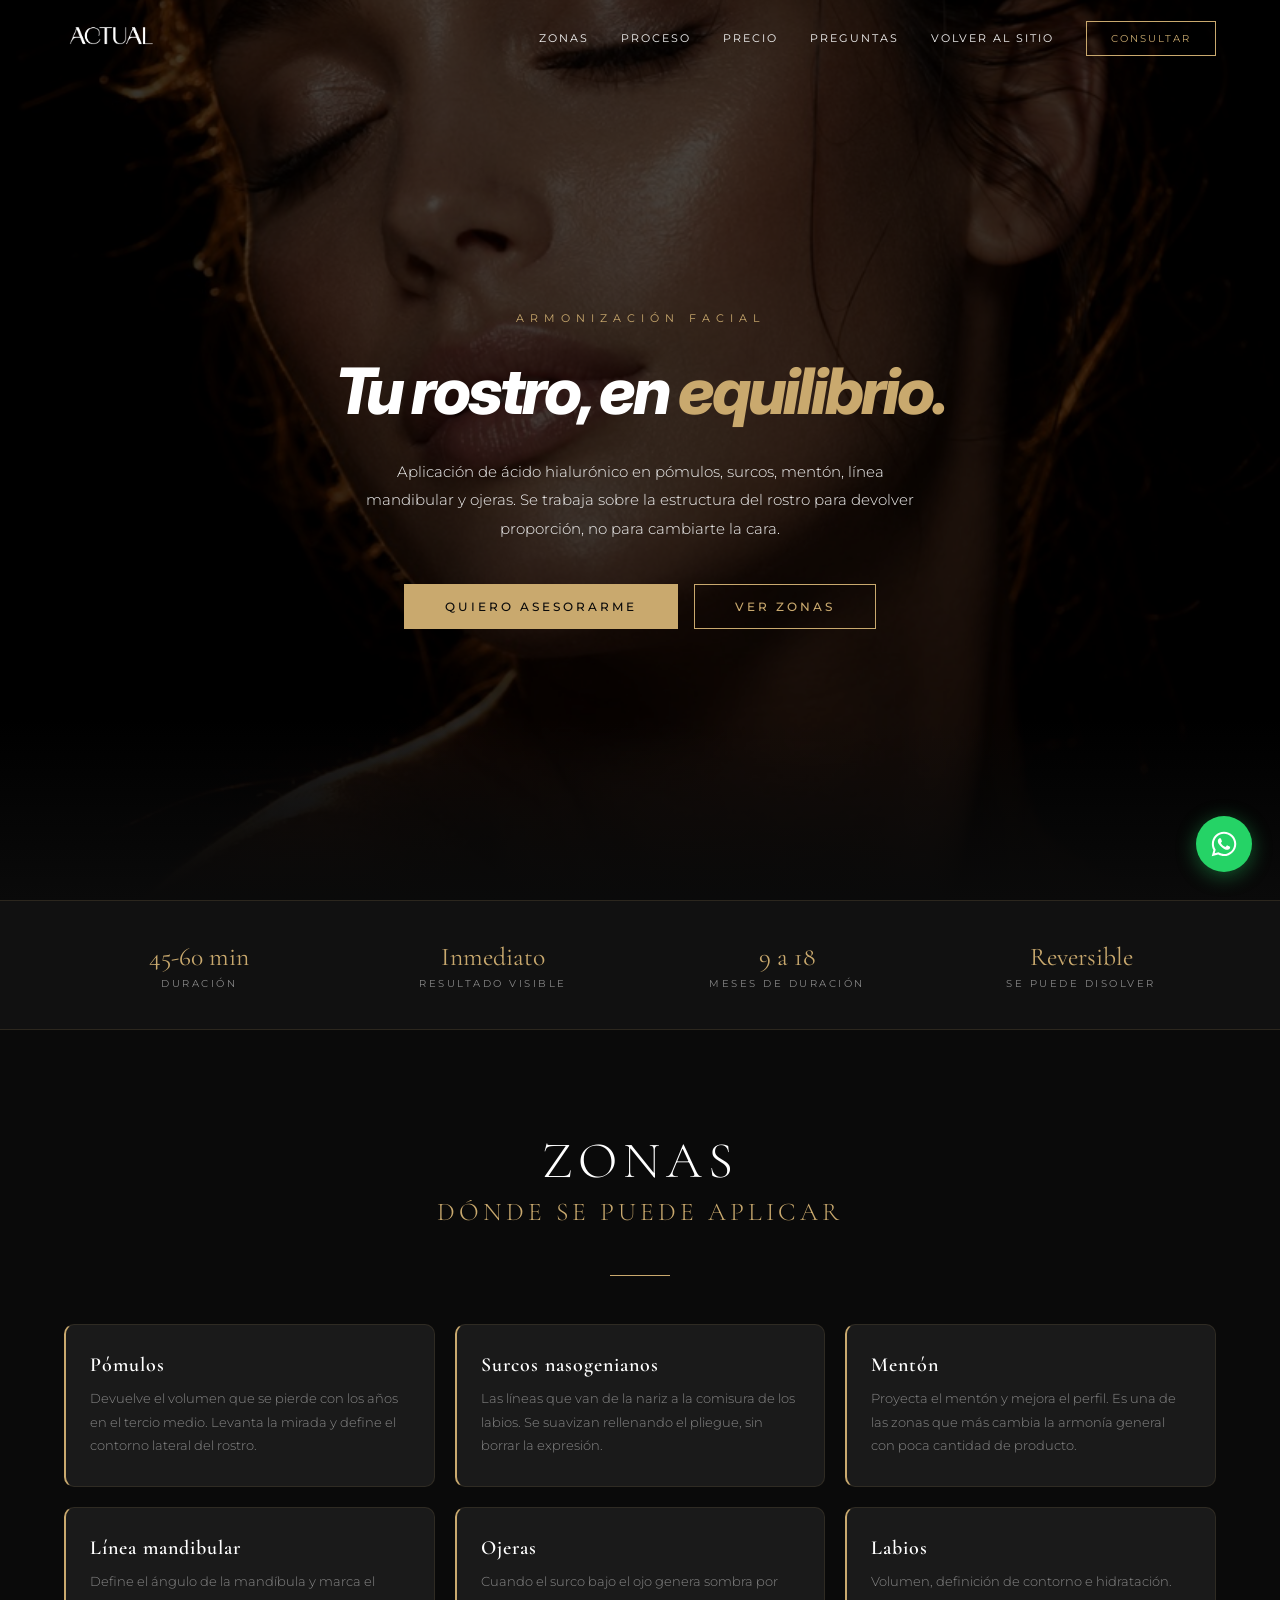
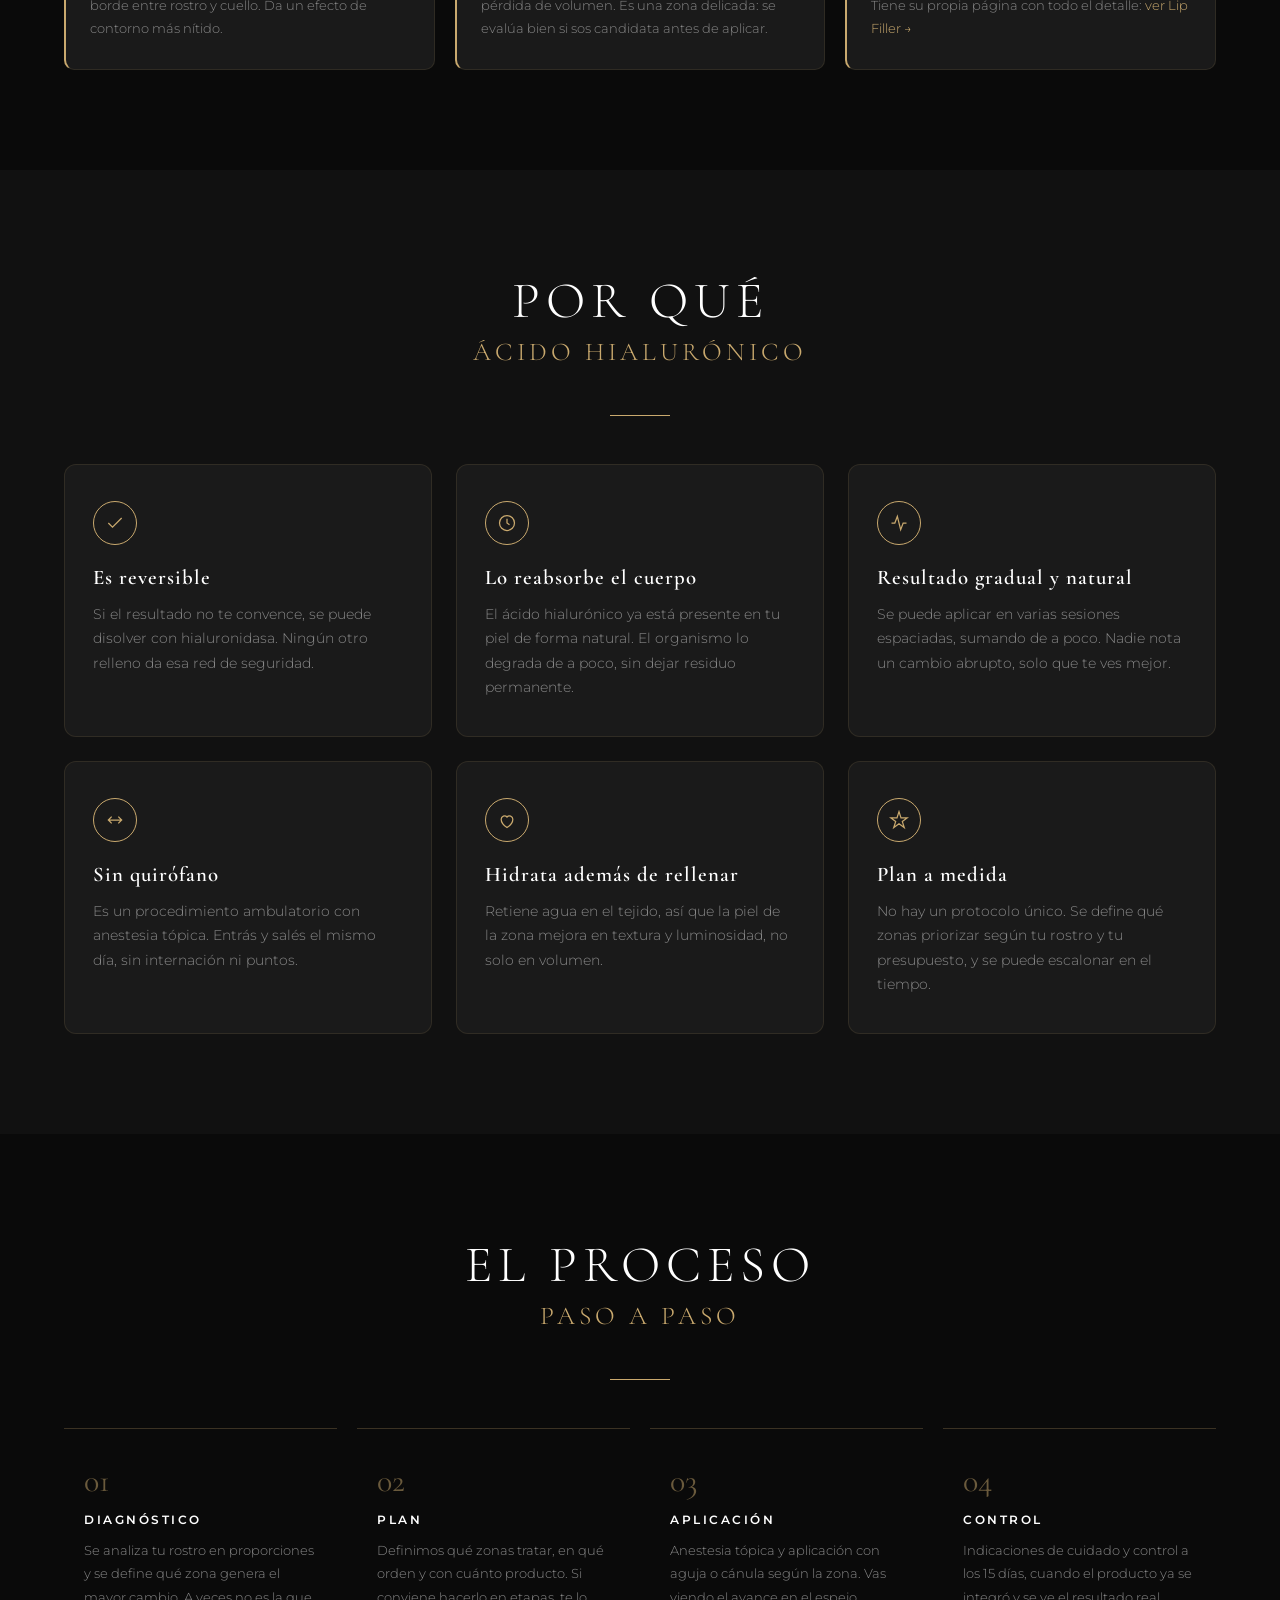
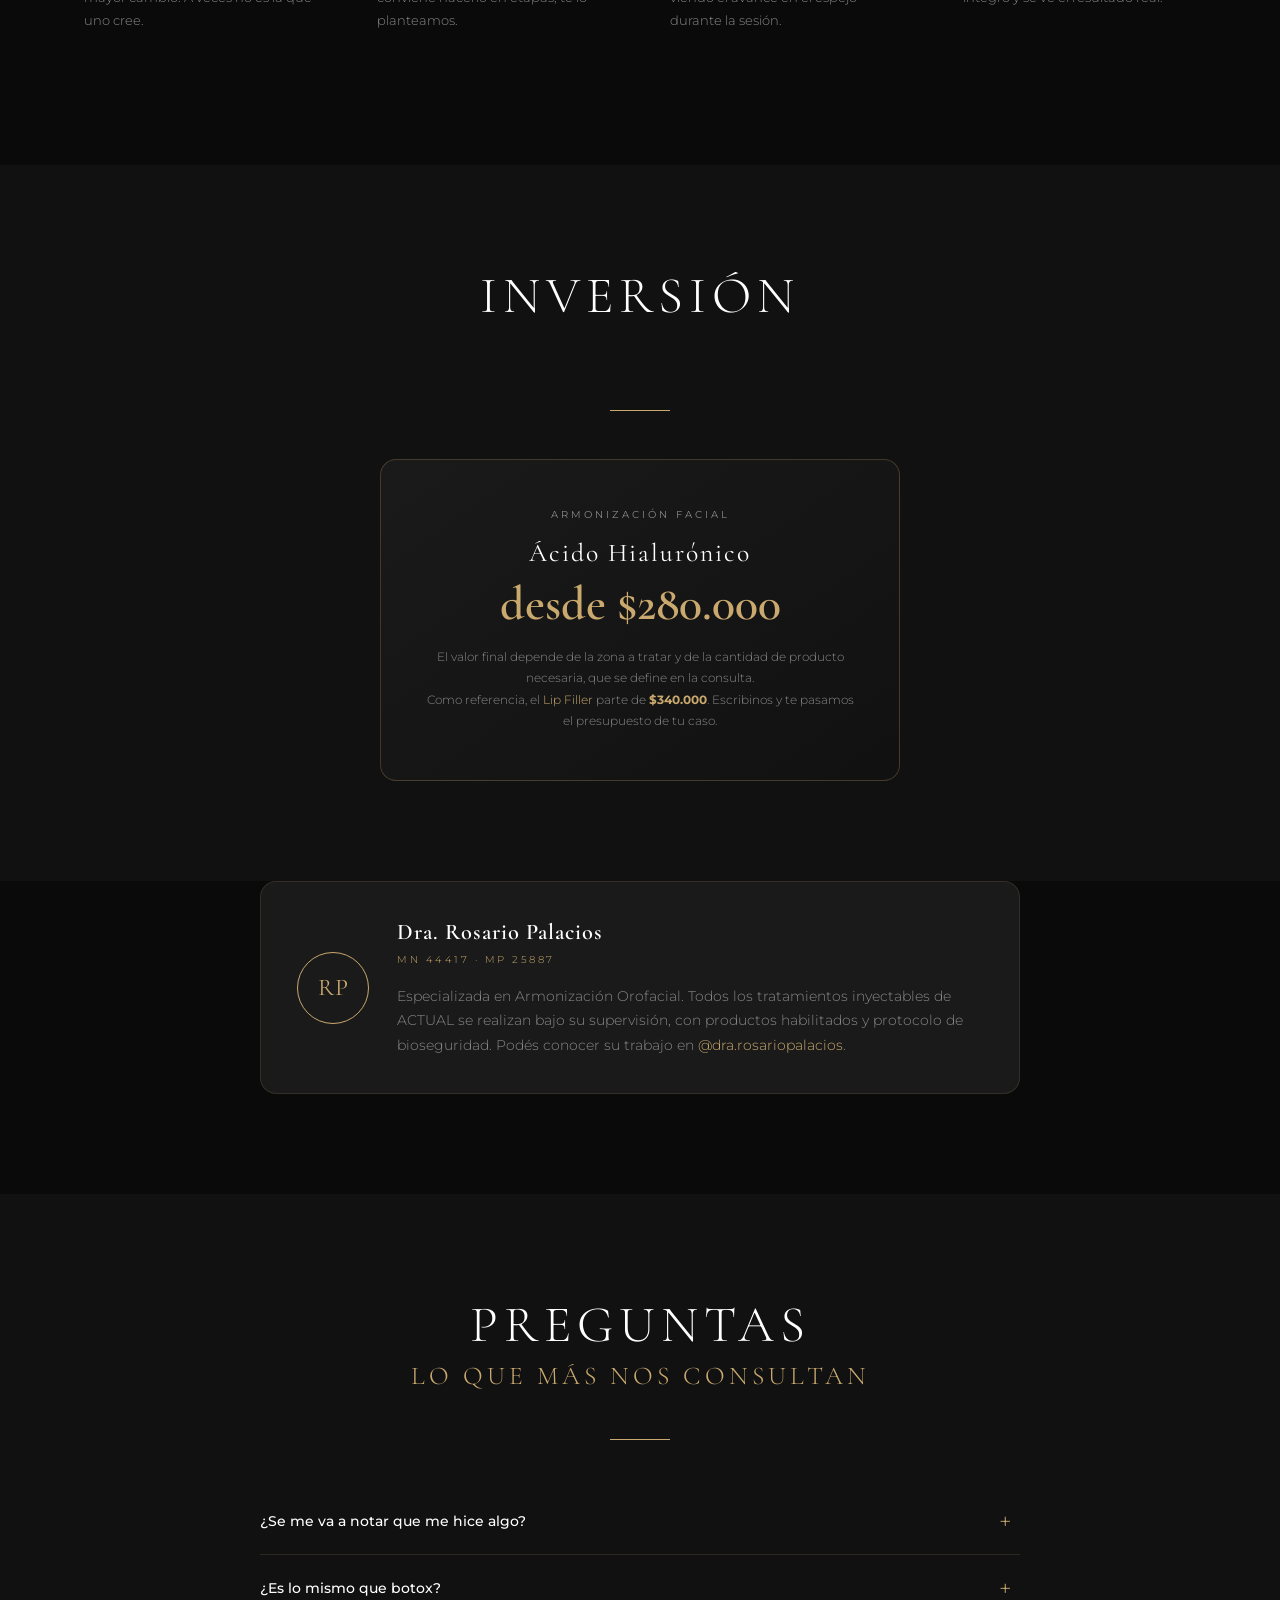
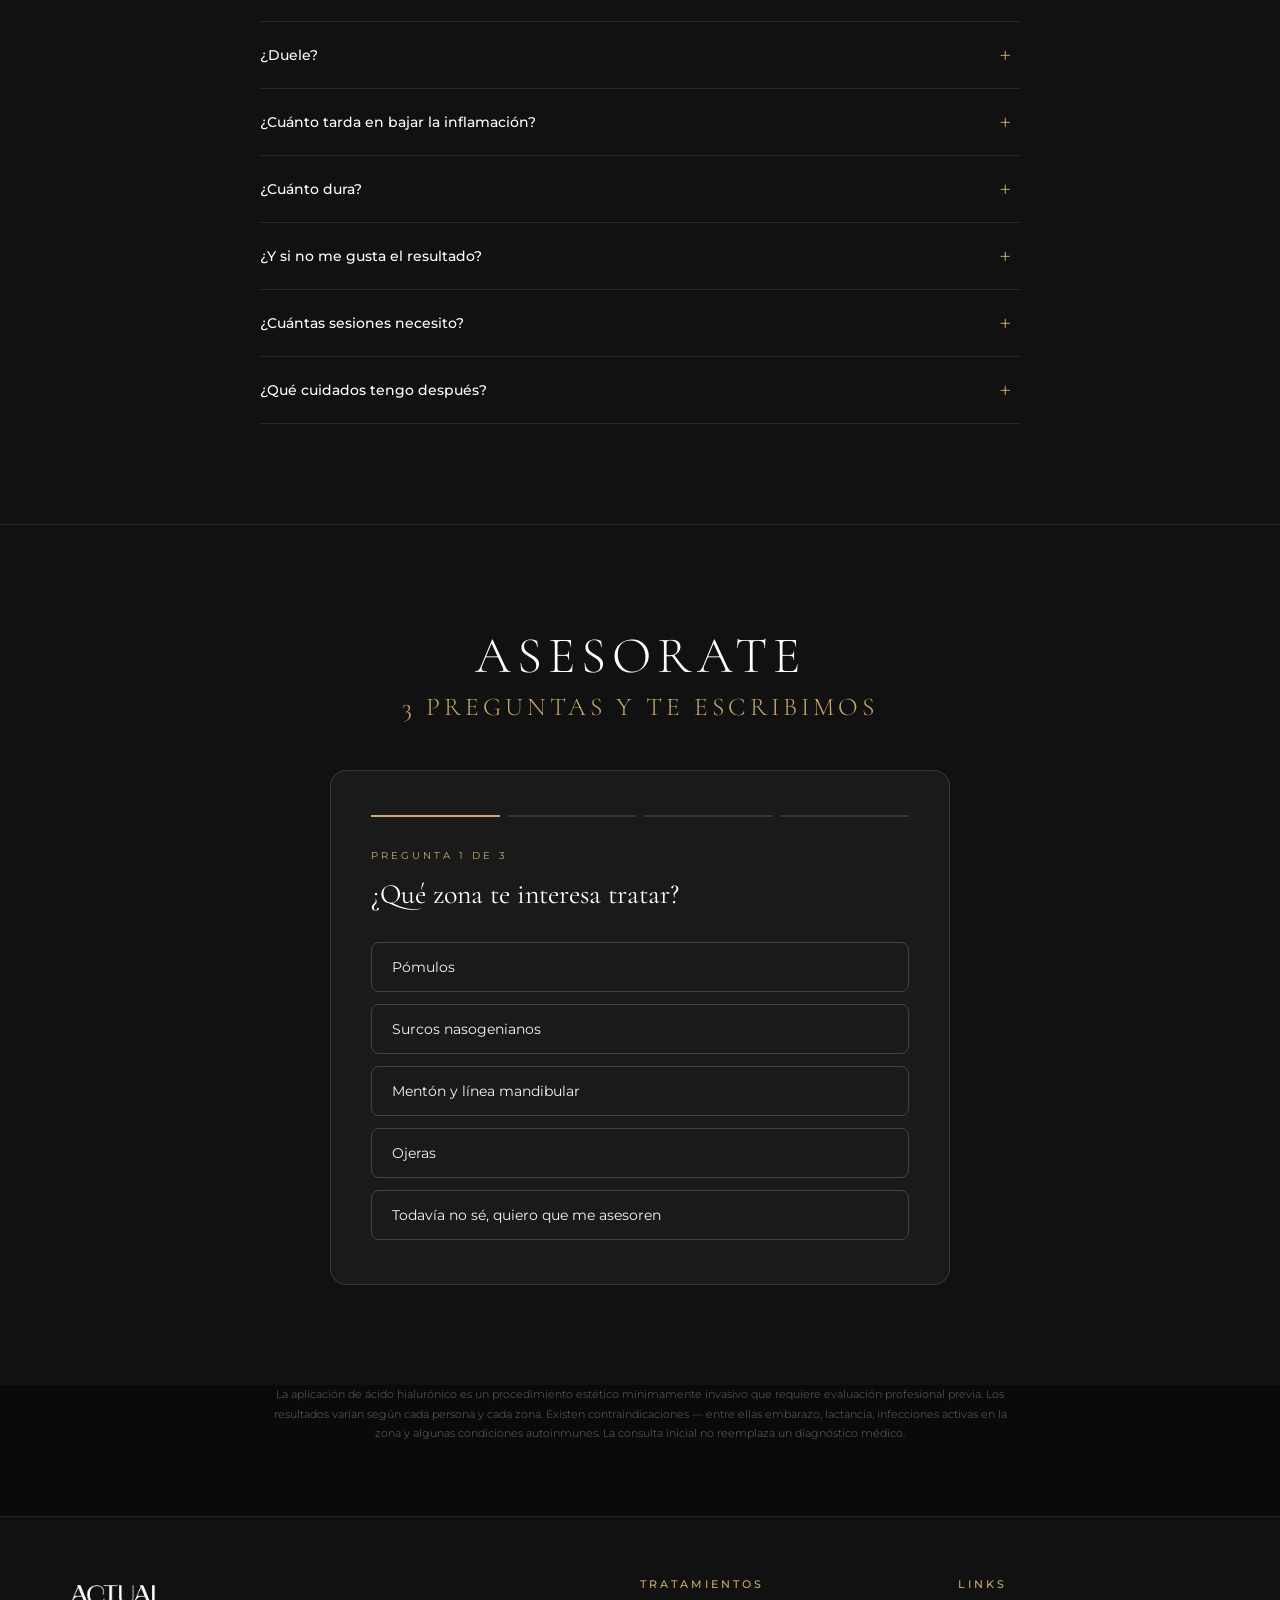
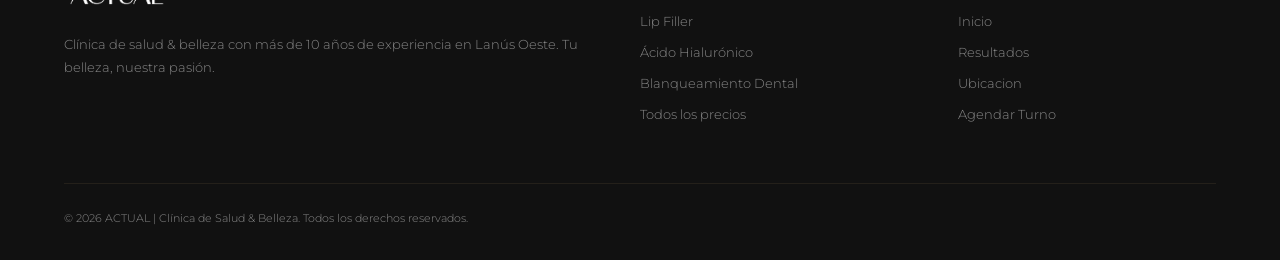
<file: acido-hialuronico/index.html>
<!DOCTYPE html>
<html lang="es">
<head>
  <meta charset="UTF-8">
  <meta name="viewport" content="width=device-width, initial-scale=1.0">
  <title>Ácido Hialurónico Facial en Lanús Oeste | Armonización — ACTUAL</title>
  <meta name="description" content="Aplicación de ácido hialurónico en pómulos, surcos, mentón, ojeras y línea mandibular. Lanús Oeste, profesional matriculada. Contanos tu caso y te asesoramos por WhatsApp.">

  <meta property="og:title" content="Ácido Hialurónico Facial — ACTUAL | Clínica de Salud &amp; Belleza">
  <meta property="og:description" content="Armonización facial con ácido hialurónico. Profesional matriculada en Lanús Oeste.">
  <meta property="og:image" content="https://actualnails.com/categorias/facial.jpg">
  <meta property="og:type" content="website">

  <link rel="preconnect" href="https://fonts.googleapis.com">
  <link rel="preconnect" href="https://fonts.gstatic.com" crossorigin>
  <link href="https://fonts.googleapis.com/css2?family=Cormorant+Garamond:ital,wght@0,300;0,400;0,600;0,700;1,300;1,400&family=Inter:ital,wght@1,800&family=Montserrat:wght@300;400;500;600;700&display=swap" rel="stylesheet">
  <link rel="stylesheet" href="/assets/landing.css">
  <script src="/assets/tracking-config.js"></script>
  <script src="/assets/tracking.js"></script>
  <style>
    .hero { --hero-image: url('/categorias/facial.jpg'); }

    /* Grilla de zonas tratables */
    .zones-grid { display: grid; grid-template-columns: repeat(3, 1fr); gap: 20px; }

    .zone-card {
      background: var(--dark-gray);
      border: 1px solid rgba(201, 169, 110, 0.12);
      border-left: 2px solid var(--gold);
      border-radius: 10px;
      padding: 28px 24px;
      text-align: left;
      transition: border-color 0.4s ease, transform 0.4s ease;
    }

    .zone-card:hover { border-color: rgba(201, 169, 110, 0.45); border-left-color: var(--gold); transform: translateY(-4px); }

    .zone-card h3 {
      font-family: 'Cormorant Garamond', serif;
      font-size: 1.25rem;
      font-weight: 600;
      letter-spacing: 1px;
      margin-bottom: 10px;
    }

    .zone-card p { font-size: 0.82rem; line-height: 1.8; color: var(--light-gray); font-weight: 300; }

    @media (max-width: 968px) { .zones-grid { grid-template-columns: 1fr 1fr; } }
    @media (max-width: 640px) { .zones-grid { grid-template-columns: 1fr; } }
  </style>
</head>
<body>

<!-- ── Navbar ── -->
<nav class="navbar" id="navbar">
  <div class="container">
    <a href="/" class="navbar-brand"><img src="/logo-sinfondo.png" alt="ACTUAL"></a>
    <ul class="navbar-links" id="navLinks">
      <li><a href="#zonas">Zonas</a></li>
      <li><a href="#proceso">Proceso</a></li>
      <li><a href="#precio">Precio</a></li>
      <li><a href="#preguntas">Preguntas</a></li>
      <li><a href="/">Volver al sitio</a></li>
      <li><a href="#consulta" class="navbar-cta">Consultar</a></li>
    </ul>
    <button class="hamburger" id="hamburger" aria-label="Menu">
      <span></span><span></span><span></span>
    </button>
  </div>
</nav>

<!-- ── Hero ── -->
<header class="hero">
  <div class="hero-content">
    <p class="hero-label">Armonización Facial</p>
    <h1 class="hero-title">Tu rostro, en <span class="gold">equilibrio.</span></h1>
    <p class="hero-text">
      Aplicación de ácido hialurónico en pómulos, surcos, mentón, línea mandibular
      y ojeras. Se trabaja sobre la estructura del rostro para devolver proporción,
      no para cambiarte la cara.
    </p>
    <div class="hero-actions">
      <a href="#consulta" class="btn btn-filled">Quiero asesorarme</a>
      <a href="#zonas" class="btn">Ver zonas</a>
    </div>
  </div>
</header>

<!-- ── Datos rápidos ── -->
<div class="facts-bar">
  <div class="container">
    <div class="facts-grid">
      <div class="fact-item"><h3>45-60 min</h3><p>Duración</p></div>
      <div class="fact-item"><h3>Inmediato</h3><p>Resultado visible</p></div>
      <div class="fact-item"><h3>9 a 18</h3><p>Meses de duración</p></div>
      <div class="fact-item"><h3>Reversible</h3><p>Se puede disolver</p></div>
    </div>
  </div>
</div>

<!-- ── Zonas ── -->
<section class="section-padding" id="zonas">
  <div class="container text-center">
    <h2 class="section-title fade-in">Zonas</h2>
    <p class="section-subtitle fade-in">dónde se puede aplicar</p>
    <div class="divider"></div>

    <div class="zones-grid">
      <div class="zone-card fade-in">
        <h3>Pómulos</h3>
        <p>Devuelve el volumen que se pierde con los años en el tercio medio. Levanta la mirada y define el contorno lateral del rostro.</p>
      </div>
      <div class="zone-card fade-in">
        <h3>Surcos nasogenianos</h3>
        <p>Las líneas que van de la nariz a la comisura de los labios. Se suavizan rellenando el pliegue, sin borrar la expresión.</p>
      </div>
      <div class="zone-card fade-in">
        <h3>Mentón</h3>
        <p>Proyecta el mentón y mejora el perfil. Es una de las zonas que más cambia la armonía general con poca cantidad de producto.</p>
      </div>
      <div class="zone-card fade-in">
        <h3>Línea mandibular</h3>
        <p>Define el ángulo de la mandíbula y marca el borde entre rostro y cuello. Da un efecto de contorno más nítido.</p>
      </div>
      <div class="zone-card fade-in">
        <h3>Ojeras</h3>
        <p>Cuando el surco bajo el ojo genera sombra por pérdida de volumen. Es una zona delicada: se evalúa bien si sos candidata antes de aplicar.</p>
      </div>
      <div class="zone-card fade-in">
        <h3>Labios</h3>
        <p>Volumen, definición de contorno e hidratación. Tiene su propia página con todo el detalle: <a href="/lip-filler/" style="color: var(--gold); text-decoration: none;">ver Lip Filler →</a></p>
      </div>
    </div>
  </div>
</section>

<!-- ── Beneficios ── -->
<section class="section-padding" style="background: var(--dark);">
  <div class="container text-center">
    <h2 class="section-title fade-in">Por Qué</h2>
    <p class="section-subtitle fade-in">ácido hialurónico</p>
    <div class="divider"></div>

    <div class="benefits-grid">
      <div class="benefit-card fade-in">
        <div class="benefit-icon">
          <svg viewBox="0 0 24 24"><path d="M20 6L9 17l-5-5"/></svg>
        </div>
        <h3>Es reversible</h3>
        <p>Si el resultado no te convence, se puede disolver con hialuronidasa. Ningún otro relleno da esa red de seguridad.</p>
      </div>

      <div class="benefit-card fade-in">
        <div class="benefit-icon">
          <svg viewBox="0 0 24 24"><circle cx="12" cy="12" r="9"/><path d="M12 7v5l3 2"/></svg>
        </div>
        <h3>Lo reabsorbe el cuerpo</h3>
        <p>El ácido hialurónico ya está presente en tu piel de forma natural. El organismo lo degrada de a poco, sin dejar residuo permanente.</p>
      </div>

      <div class="benefit-card fade-in">
        <div class="benefit-icon">
          <svg viewBox="0 0 24 24"><path d="M3 12h4l3-8 4 16 3-8h4"/></svg>
        </div>
        <h3>Resultado gradual y natural</h3>
        <p>Se puede aplicar en varias sesiones espaciadas, sumando de a poco. Nadie nota un cambio abrupto, solo que te ves mejor.</p>
      </div>

      <div class="benefit-card fade-in">
        <div class="benefit-icon">
          <svg viewBox="0 0 24 24"><path d="M4 12h16M8 8l-4 4 4 4M16 8l4 4-4 4"/></svg>
        </div>
        <h3>Sin quirófano</h3>
        <p>Es un procedimiento ambulatorio con anestesia tópica. Entrás y salés el mismo día, sin internación ni puntos.</p>
      </div>

      <div class="benefit-card fade-in">
        <div class="benefit-icon">
          <svg viewBox="0 0 24 24"><path d="M12 21s-7-4.5-7-10a4 4 0 017-2.6A4 4 0 0119 11c0 5.5-7 10-7 10z"/></svg>
        </div>
        <h3>Hidrata además de rellenar</h3>
        <p>Retiene agua en el tejido, así que la piel de la zona mejora en textura y luminosidad, no solo en volumen.</p>
      </div>

      <div class="benefit-card fade-in">
        <div class="benefit-icon">
          <svg viewBox="0 0 24 24"><path d="M12 2l2.4 7.4H22l-6 4.5 2.3 7.1-6.3-4.6L5.7 21 8 13.9 2 9.4h7.6z"/></svg>
        </div>
        <h3>Plan a medida</h3>
        <p>No hay un protocolo único. Se define qué zonas priorizar según tu rostro y tu presupuesto, y se puede escalonar en el tiempo.</p>
      </div>
    </div>
  </div>
</section>

<!-- ── Proceso ── -->
<section class="section-padding" id="proceso">
  <div class="container text-center">
    <h2 class="section-title fade-in">El Proceso</h2>
    <p class="section-subtitle fade-in">paso a paso</p>
    <div class="divider"></div>

    <div class="steps fade-in">
      <div class="step">
        <h4>Diagnóstico</h4>
        <p>Se analiza tu rostro en proporciones y se define qué zona genera el mayor cambio. A veces no es la que uno cree.</p>
      </div>
      <div class="step">
        <h4>Plan</h4>
        <p>Definimos qué zonas tratar, en qué orden y con cuánto producto. Si conviene hacerlo en etapas, te lo planteamos.</p>
      </div>
      <div class="step">
        <h4>Aplicación</h4>
        <p>Anestesia tópica y aplicación con aguja o cánula según la zona. Vas viendo el avance en el espejo durante la sesión.</p>
      </div>
      <div class="step">
        <h4>Control</h4>
        <p>Indicaciones de cuidado y control a los 15 días, cuando el producto ya se integró y se ve el resultado real.</p>
      </div>
    </div>
  </div>
</section>

<!-- ── Precio ── -->
<section class="section-padding" id="precio" style="background: var(--dark);">
  <div class="container text-center">
    <h2 class="section-title fade-in">Inversión</h2>
    <p class="section-subtitle fade-in">valor del tratamiento</p>
    <div class="divider"></div>

    <div class="price-block fade-in">
      <p class="price-kicker">Armonización Facial</p>
      <p class="price-name">Ácido Hialurónico</p>
      <p class="price-amount" data-precio-slug="relleno-facial-desde">desde $280.000</p>
      <p class="price-note">
        El valor final depende de la zona a tratar y de la cantidad de producto
        necesaria, que se define en la consulta.<br>
        Como referencia, el <a href="/lip-filler/" style="color: var(--gold); text-decoration: none;">Lip Filler</a>
        parte de <strong style="color: var(--gold);" data-precio-slug="lip-filler-relleno-de-labios">$340.000</strong>.
        Escribinos y te pasamos el presupuesto de tu caso.
      </p>
    </div>
  </div>
</section>

<!-- ── Profesional ── -->
<section class="section-padding" style="padding-top: 0;">
  <div class="container">
    <div class="pro-card fade-in">
      <div class="pro-seal">RP</div>
      <div>
        <h3>Dra. Rosario Palacios</h3>
        <p class="pro-role">MN 44417 · MP 25887</p>
        <p>
          Especializada en Armonización Orofacial. Todos los tratamientos inyectables
          de ACTUAL se realizan bajo su supervisión, con productos habilitados y
          protocolo de bioseguridad. Podés conocer su trabajo en
          <a href="https://instagram.com/dra.rosariopalacios" target="_blank" rel="noopener" style="color: var(--gold); text-decoration: none;">@dra.rosariopalacios</a>.
        </p>
      </div>
    </div>
  </div>
</section>

<!-- ── FAQ ── -->
<section class="section-padding" id="preguntas" style="background: var(--dark);">
  <div class="container text-center">
    <h2 class="section-title fade-in">Preguntas</h2>
    <p class="section-subtitle fade-in">lo que más nos consultan</p>
    <div class="divider"></div>

    <div class="faq-list fade-in">
      <div class="faq-item">
        <button class="faq-q" aria-expanded="false">¿Se me va a notar que me hice algo?</button>
        <div class="faq-a"><p>Ese es justamente el criterio con el que trabajamos. Se aplica en cantidades medidas y respetando tus proporciones. El "efecto obvio" aparece cuando se sobrecarga una zona o se ignora la estructura del rostro, no por el producto en sí.</p></div>
      </div>
      <div class="faq-item">
        <button class="faq-q" aria-expanded="false">¿Es lo mismo que botox?</button>
        <div class="faq-a"><p>No. El botox es toxina botulínica y relaja los músculos para suavizar arrugas de expresión (frente, entrecejo, patas de gallo). El ácido hialurónico es un relleno: aporta volumen y estructura. Muchas veces se combinan, pero resuelven cosas distintas.</p></div>
      </div>
      <div class="faq-item">
        <button class="faq-q" aria-expanded="false">¿Duele?</button>
        <div class="faq-a"><p>Se aplica anestesia tópica y el producto viene con lidocaína. En zonas como pómulos y mandíbula se suele usar cánula, que es menos molesta que la aguja. La mayoría lo tolera muy bien.</p></div>
      </div>
      <div class="faq-item">
        <button class="faq-q" aria-expanded="false">¿Cuánto tarda en bajar la inflamación?</button>
        <div class="faq-a"><p>Entre 48 y 72 horas para la mayor parte. Puede quedar algún hematoma leve en zonas más vascularizadas, que se disimula con maquillaje. El resultado definitivo se ve a los 15 días.</p></div>
      </div>
      <div class="faq-item">
        <button class="faq-q" aria-expanded="false">¿Cuánto dura?</button>
        <div class="faq-a"><p>Entre 9 y 18 meses según la zona, la densidad del producto y tu metabolismo. Las zonas con más movimiento (labios, surcos) se reabsorben más rápido que pómulos o mentón.</p></div>
      </div>
      <div class="faq-item">
        <button class="faq-q" aria-expanded="false">¿Y si no me gusta el resultado?</button>
        <div class="faq-a"><p>Se puede disolver con hialuronidasa, una enzima que degrada el ácido hialurónico. Es una de las razones principales por las que se elige este material por sobre otros rellenos.</p></div>
      </div>
      <div class="faq-item">
        <button class="faq-q" aria-expanded="false">¿Cuántas sesiones necesito?</button>
        <div class="faq-a"><p>Depende del plan. Hay casos que se resuelven en una sola sesión y otros donde conviene escalonar en dos o tres, espaciadas, para ir viendo cómo responde tu rostro. Se define en el diagnóstico.</p></div>
      </div>
      <div class="faq-item">
        <button class="faq-q" aria-expanded="false">¿Qué cuidados tengo después?</button>
        <div class="faq-a"><p>Durante 48 horas: evitar calor extremo, ejercicio intenso, alcohol y masajear la zona. Dormir boca arriba las primeras noches. Te entregamos las indicaciones completas por escrito.</p></div>
      </div>
    </div>
  </div>
</section>

<!-- ══ Mini formulario → WhatsApp ══ -->
<section class="section-padding form-section" id="consulta">
  <div class="container-narrow text-center">
    <h2 class="section-title fade-in">Asesorate</h2>
    <p class="section-subtitle fade-in">3 preguntas y te escribimos</p>

    <form class="form-card fade-in" id="leadForm" novalidate>
      <div class="form-progress" id="formProgress"></div>

      <div id="formSteps"></div>

      <div class="form-summary" id="formSummary">
        <h3 class="summary-title">Listo 🤍</h3>
        <p class="summary-text">
          Con esto ya sabemos por dónde arrancar. Tocá el botón y se abre WhatsApp
          con tus respuestas cargadas — solo tenés que enviarlo.
        </p>

        <ul class="summary-list" id="summaryList"></ul>

        <a href="#" class="btn-whatsapp" id="waLink" target="_blank" rel="noopener">
          <svg viewBox="0 0 448 512" xmlns="http://www.w3.org/2000/svg"><path d="M380.9 97.1C339 55.1 283.2 32 223.9 32c-122.4 0-222 99.6-222 222 0 39.1 10.2 77.3 29.6 111L0 480l117.7-30.9c32.4 17.7 68.9 27 106.1 27h.1c122.3 0 224.1-99.6 224.1-222 0-59.3-25.2-115-67.1-157zm-157 341.6c-33.2 0-65.7-8.9-94-25.7l-6.7-4-69.8 18.3L72 359.2l-4.4-7c-18.5-29.4-28.2-63.3-28.2-98.2 0-101.7 82.8-184.5 184.6-184.5 49.3 0 95.6 19.2 130.4 54.1 34.8 34.9 56.2 81.2 56.1 130.5 0 101.8-84.9 184.6-186.6 184.6zm101.2-138.2c-5.5-2.8-32.8-16.2-37.9-18-5.1-1.9-8.8-2.8-12.5 2.8-3.7 5.6-14.3 18-17.6 21.8-3.2 3.7-6.5 4.2-12 1.4-32.6-16.3-54-29.1-75.5-66-5.7-9.8 5.7-9.1 16.3-30.3 1.8-3.7.9-6.9-.5-9.7-1.4-2.8-12.5-30.1-17.1-41.2-4.5-10.8-9.1-9.3-12.5-9.5-3.2-.2-6.9-.2-10.6-.2-3.7 0-9.7 1.4-14.8 6.9-5.1 5.6-19.4 19-19.4 46.3 0 27.3 19.9 53.7 22.6 57.4 2.8 3.7 39.1 59.7 94.8 83.8 35.2 15.2 49 16.5 66.6 13.9 10.7-1.6 32.8-13.4 37.4-26.4 4.6-13 4.6-24.1 3.2-26.4-1.3-2.5-5-3.9-10.5-6.6z"/></svg>
          Continuar por WhatsApp
        </a>

        <p class="form-reassure">Te responde una persona del equipo, no un bot.</p>

        <button type="button" class="form-back" id="formRestart">← Editar respuestas</button>
      </div>
    </form>
  </div>
</section>

<!-- ── Aviso ── -->
<section style="padding: 0 0 72px;">
  <div class="container">
    <p class="legal-note">
      La aplicación de ácido hialurónico es un procedimiento estético mínimamente
      invasivo que requiere evaluación profesional previa. Los resultados varían
      según cada persona y cada zona. Existen contraindicaciones — entre ellas
      embarazo, lactancia, infecciones activas en la zona y algunas condiciones
      autoinmunes. La consulta inicial no reemplaza un diagnóstico médico.
    </p>
  </div>
</section>

<!-- ── Footer ── -->
<footer class="footer">
  <div class="container">
    <div class="footer-grid">
      <div>
        <div class="footer-brand"><img src="/logo-sinfondo.png" alt="ACTUAL" style="height: 36px; width: auto;"></div>
        <p>Clínica de salud &amp; belleza con más de 10 años de experiencia en Lanús Oeste. Tu belleza, nuestra pasión.</p>
      </div>
      <div>
        <h4>Tratamientos</h4>
        <ul class="footer-links">
          <li><a href="/lip-filler/">Lip Filler</a></li>
          <li><a href="/acido-hialuronico/">Ácido Hialurónico</a></li>
          <li><a href="/blanqueamiento-dental/">Blanqueamiento Dental</a></li>
          <li><a href="/#precios">Todos los precios</a></li>
        </ul>
      </div>
      <div>
        <h4>Links</h4>
        <ul class="footer-links">
          <li><a href="/">Inicio</a></li>
          <li><a href="/#resultados">Resultados</a></li>
          <li><a href="/#ubicacion">Ubicacion</a></li>
          <li><a href="https://app.actualnails.com/reserva/relleno-facial-desde" target="_blank" rel="noopener">Agendar Turno</a></li>
        </ul>
      </div>
    </div>
    <div class="footer-bottom">
      <p>&copy; 2026 ACTUAL | Clínica de Salud &amp; Belleza. Todos los derechos reservados.</p>
    </div>
  </div>
</footer>

<!-- ── WhatsApp Float ── -->
<a href="https://wa.me/541161581235?text=Hola!%20quiero%20consultar%20por%20%C3%A1cido%20hialur%C3%B3nico" class="whatsapp-float" target="_blank" rel="noopener" aria-label="WhatsApp">
  <svg viewBox="0 0 448 512" xmlns="http://www.w3.org/2000/svg"><path d="M380.9 97.1C339 55.1 283.2 32 223.9 32c-122.4 0-222 99.6-222 222 0 39.1 10.2 77.3 29.6 111L0 480l117.7-30.9c32.4 17.7 68.9 27 106.1 27h.1c122.3 0 224.1-99.6 224.1-222 0-59.3-25.2-115-67.1-157zm-157 341.6c-33.2 0-65.7-8.9-94-25.7l-6.7-4-69.8 18.3L72 359.2l-4.4-7c-18.5-29.4-28.2-63.3-28.2-98.2 0-101.7 82.8-184.5 184.6-184.5 49.3 0 95.6 19.2 130.4 54.1 34.8 34.9 56.2 81.2 56.1 130.5 0 101.8-84.9 184.6-186.6 184.6zm101.2-138.2c-5.5-2.8-32.8-16.2-37.9-18-5.1-1.9-8.8-2.8-12.5 2.8-3.7 5.6-14.3 18-17.6 21.8-3.2 3.7-6.5 4.2-12 1.4-32.6-16.3-54-29.1-75.5-66-5.7-9.8 5.7-9.1 16.3-30.3 1.8-3.7.9-6.9-.5-9.7-1.4-2.8-12.5-30.1-17.1-41.2-4.5-10.8-9.1-9.3-12.5-9.5-3.2-.2-6.9-.2-10.6-.2-3.7 0-9.7 1.4-14.8 6.9-5.1 5.6-19.4 19-19.4 46.3 0 27.3 19.9 53.7 22.6 57.4 2.8 3.7 39.1 59.7 94.8 83.8 35.2 15.2 49 16.5 66.6 13.9 10.7-1.6 32.8-13.4 37.4-26.4 4.6-13 4.6-24.1 3.2-26.4-1.3-2.5-5-3.9-10.5-6.6z"/></svg>
</a>

<script>
  window.LANDING_CONFIG = {
    service: 'aplicación de ácido hialurónico facial',
    phone: '541161581235',
    questions: [
      {
        q: '¿Qué zona te interesa tratar?',
        short: 'Zona',
        options: [
          'Pómulos',
          'Surcos nasogenianos',
          'Mentón y línea mandibular',
          'Ojeras',
          'Todavía no sé, quiero que me asesoren'
        ]
      },
      {
        q: '¿Ya te aplicaste ácido hialurónico antes?',
        short: 'Experiencia previa',
        options: [
          'Es mi primera vez',
          'Sí, pero hace más de un año',
          'Sí, tengo aplicación vigente'
        ]
      },
      {
        q: '¿Para cuándo te gustaría hacerlo?',
        short: 'Cuándo',
        options: [
          'Lo antes posible',
          'Dentro de este mes',
          'Tengo un evento en fecha',
          'Estoy averiguando nomás'
        ]
      }
    ]
  };
</script>
<script src="/assets/precios.js"></script>
<script src="/assets/landing.js"></script>

</body>
</html>
</file>
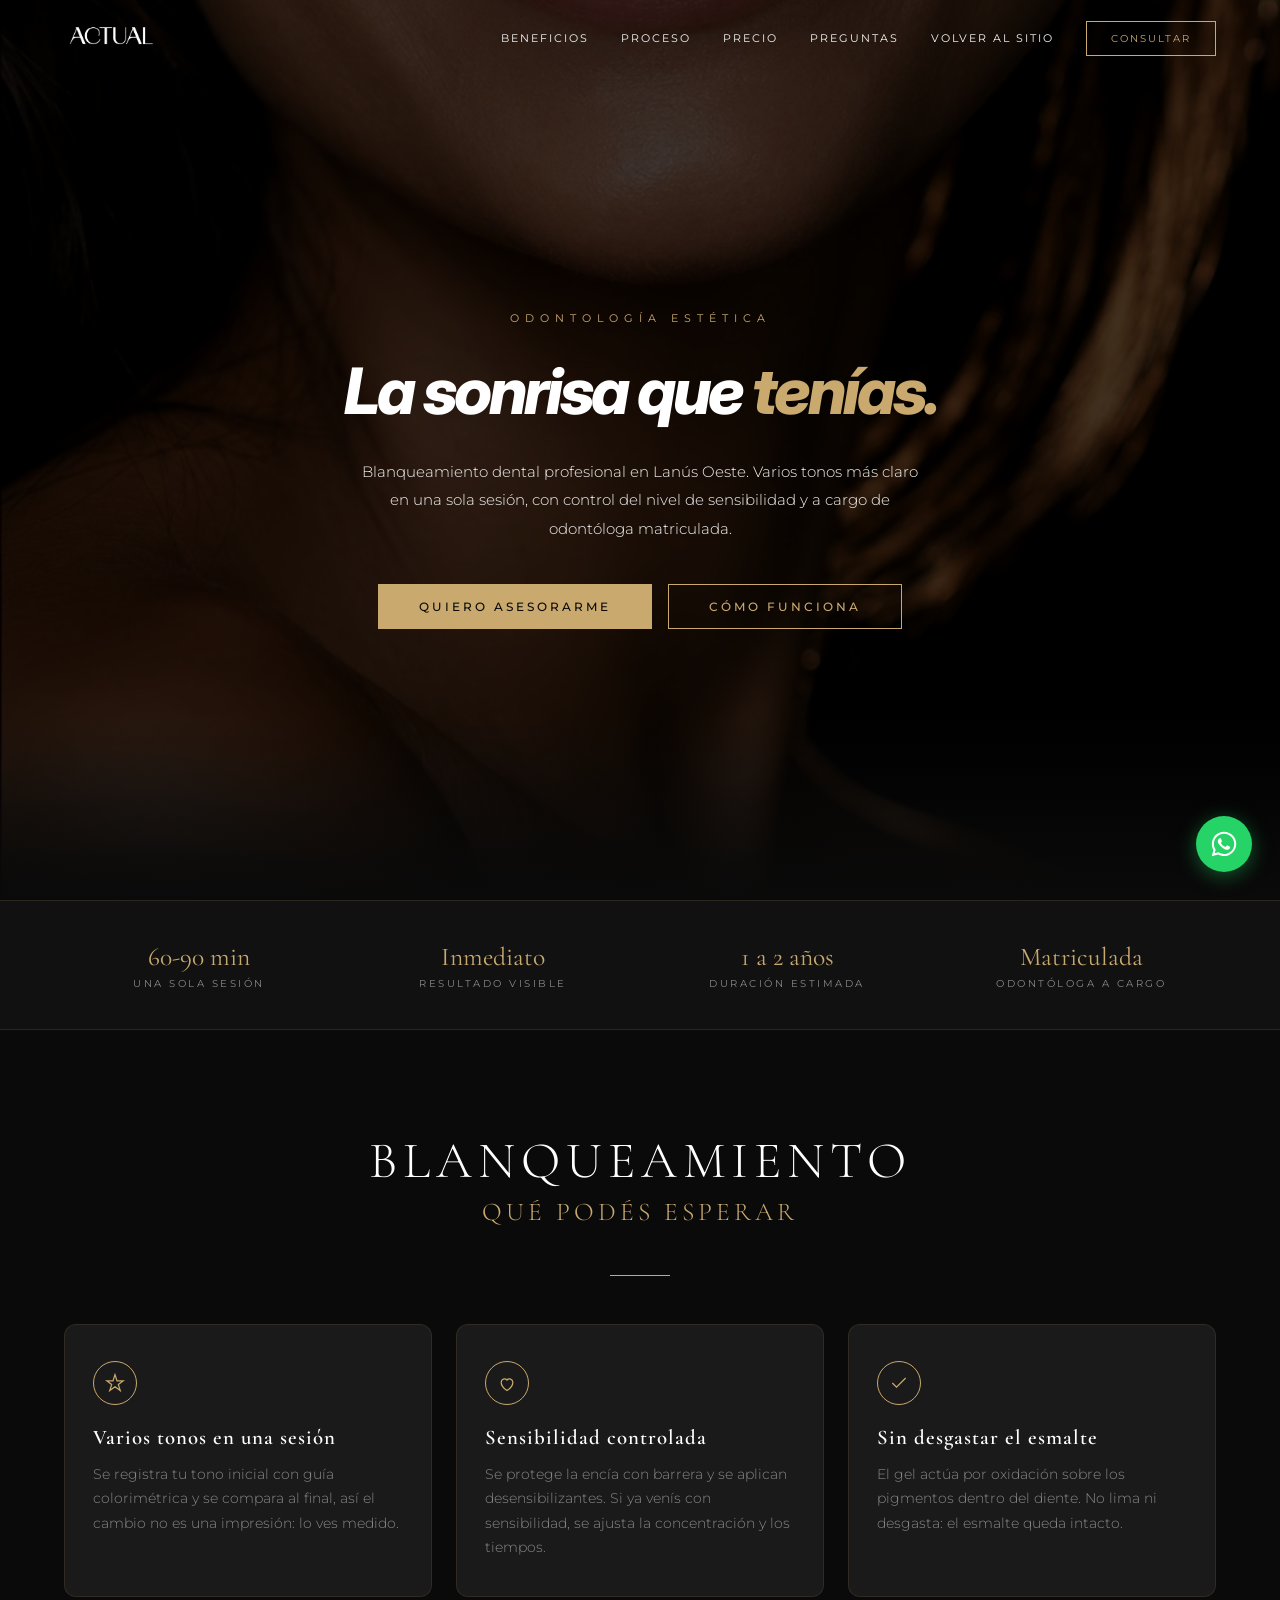
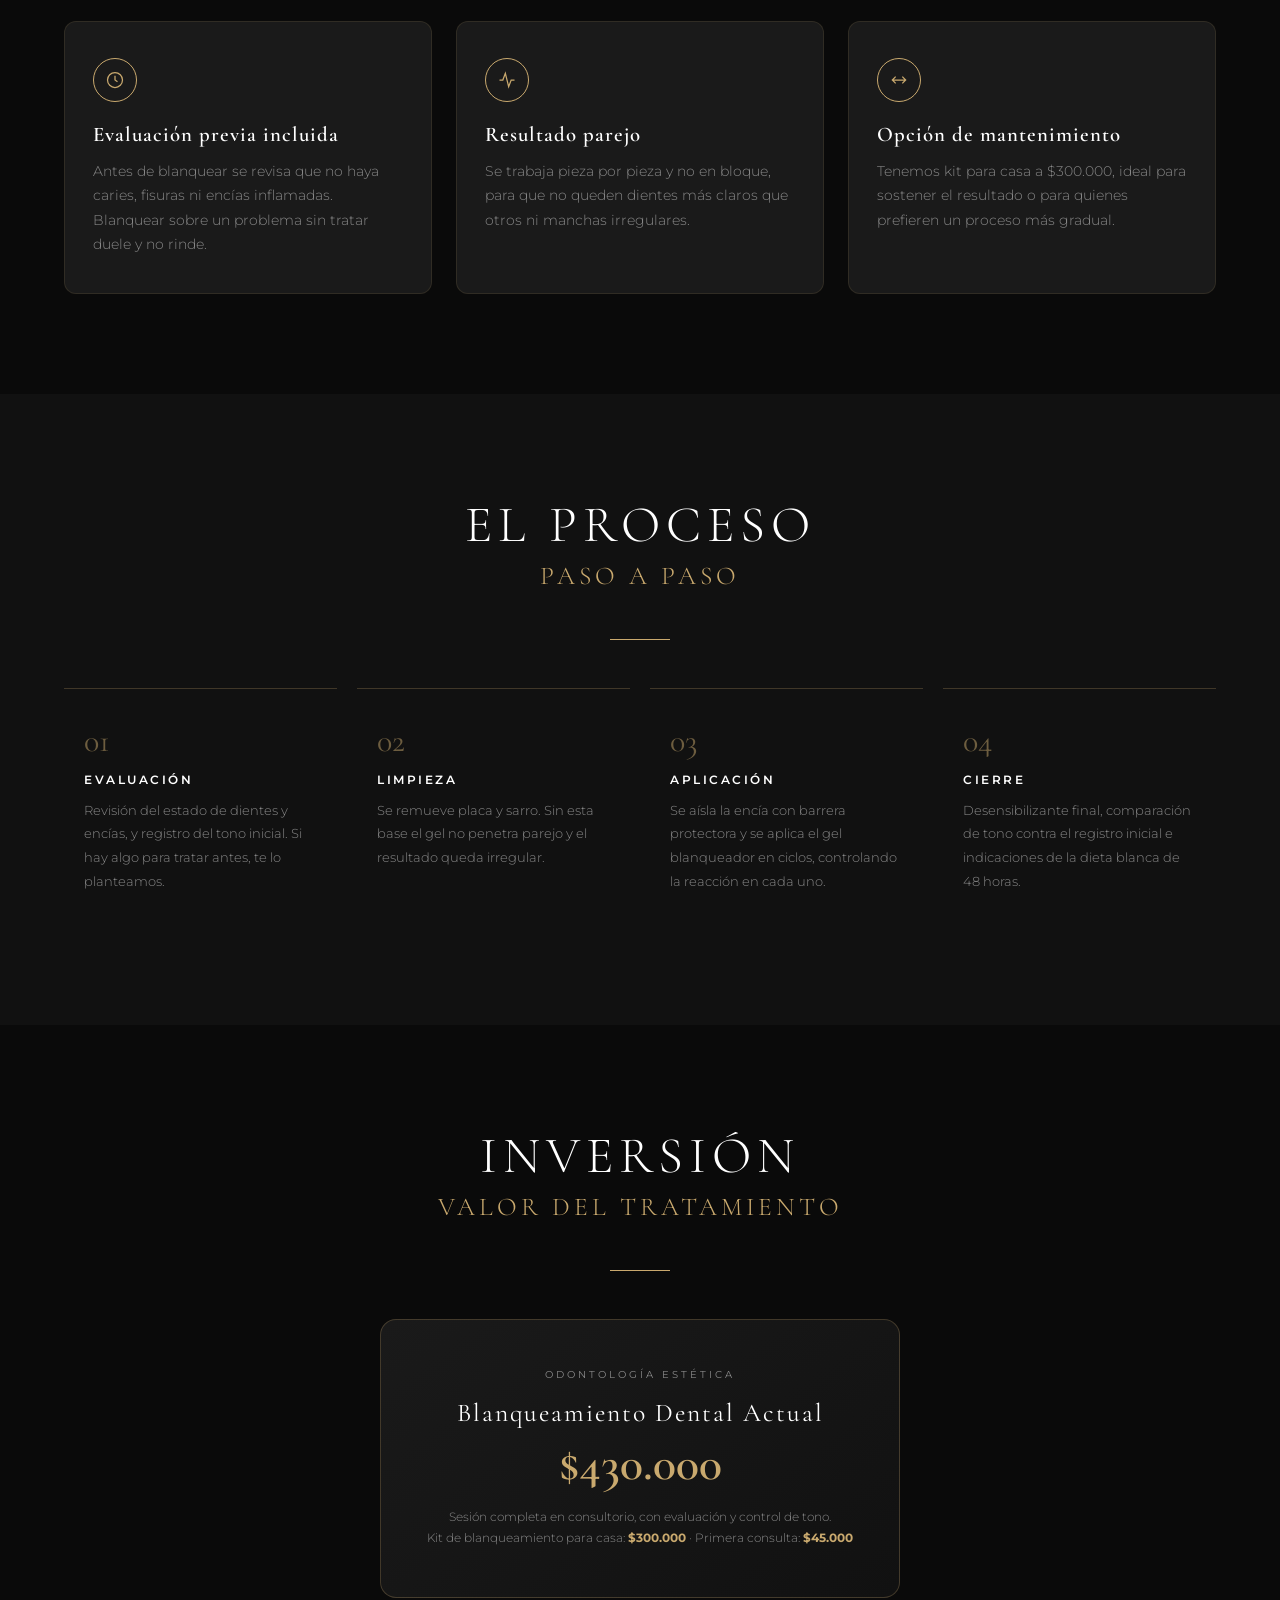
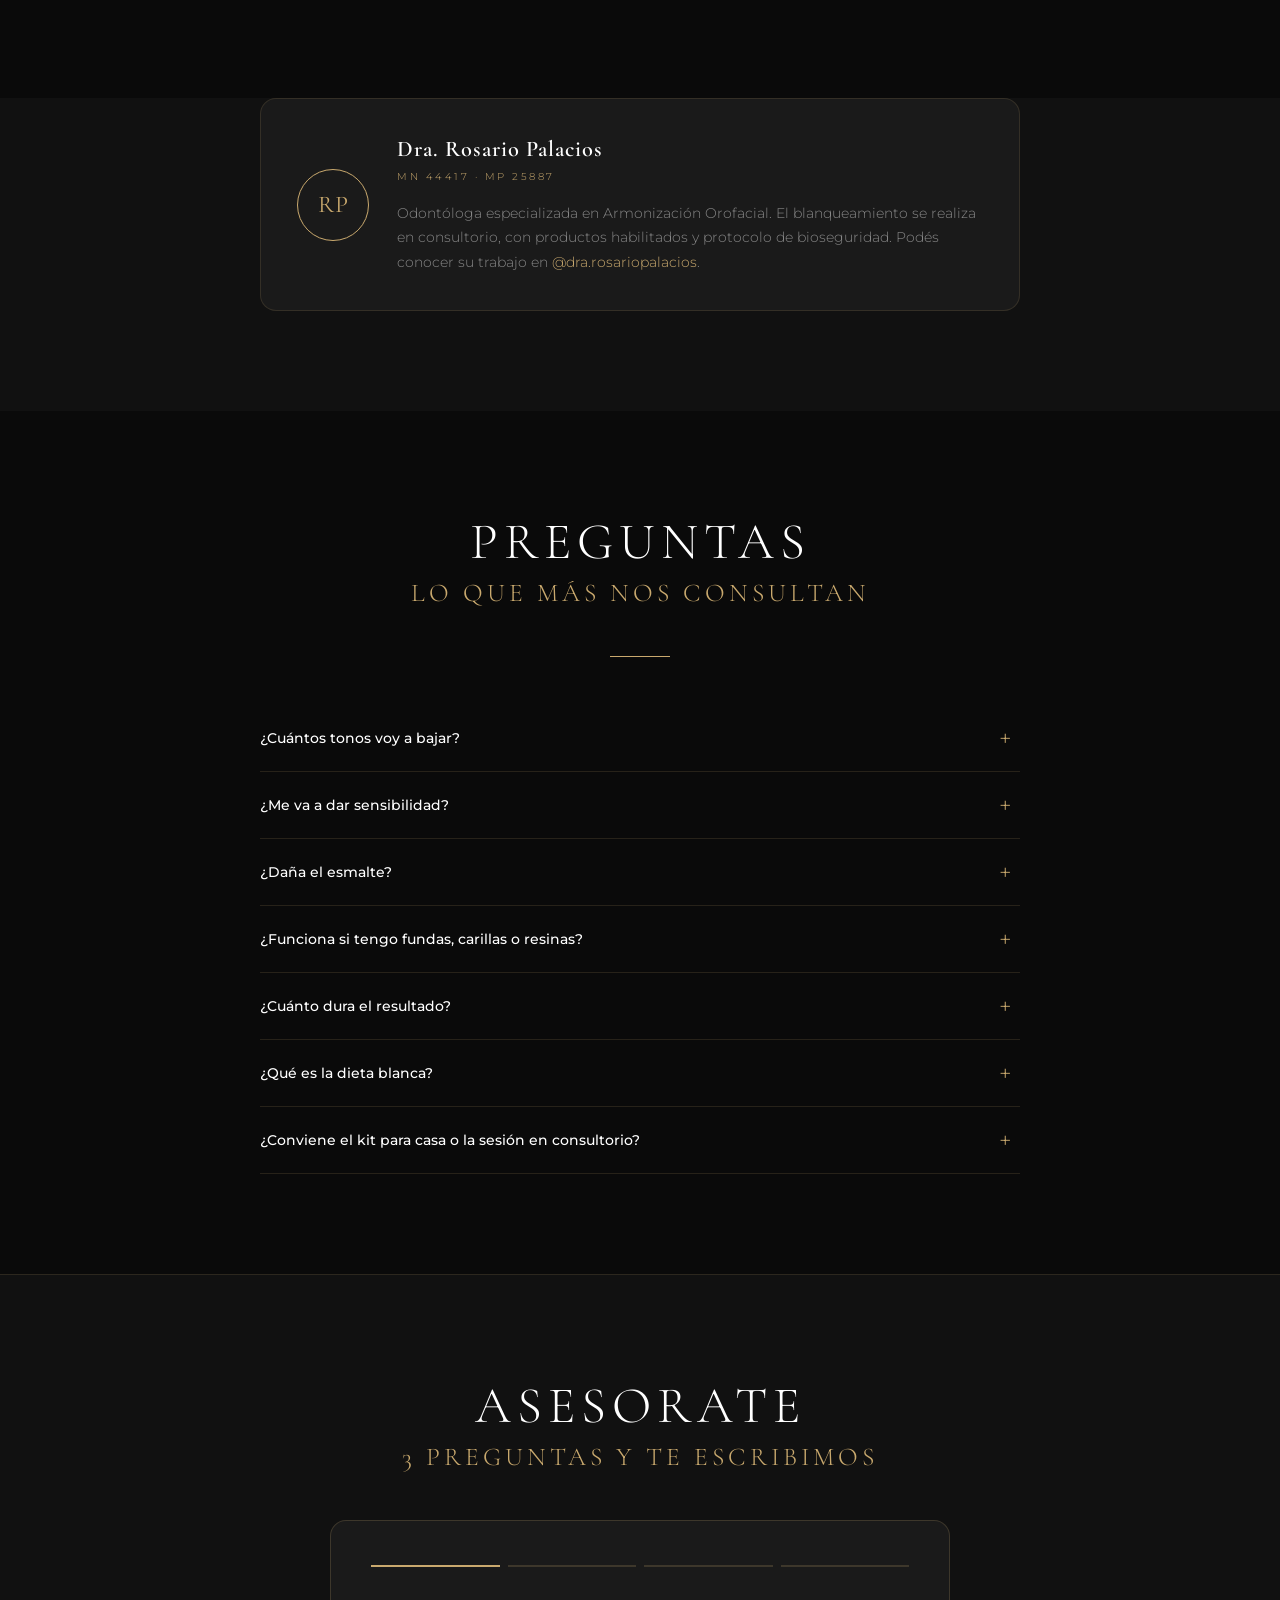
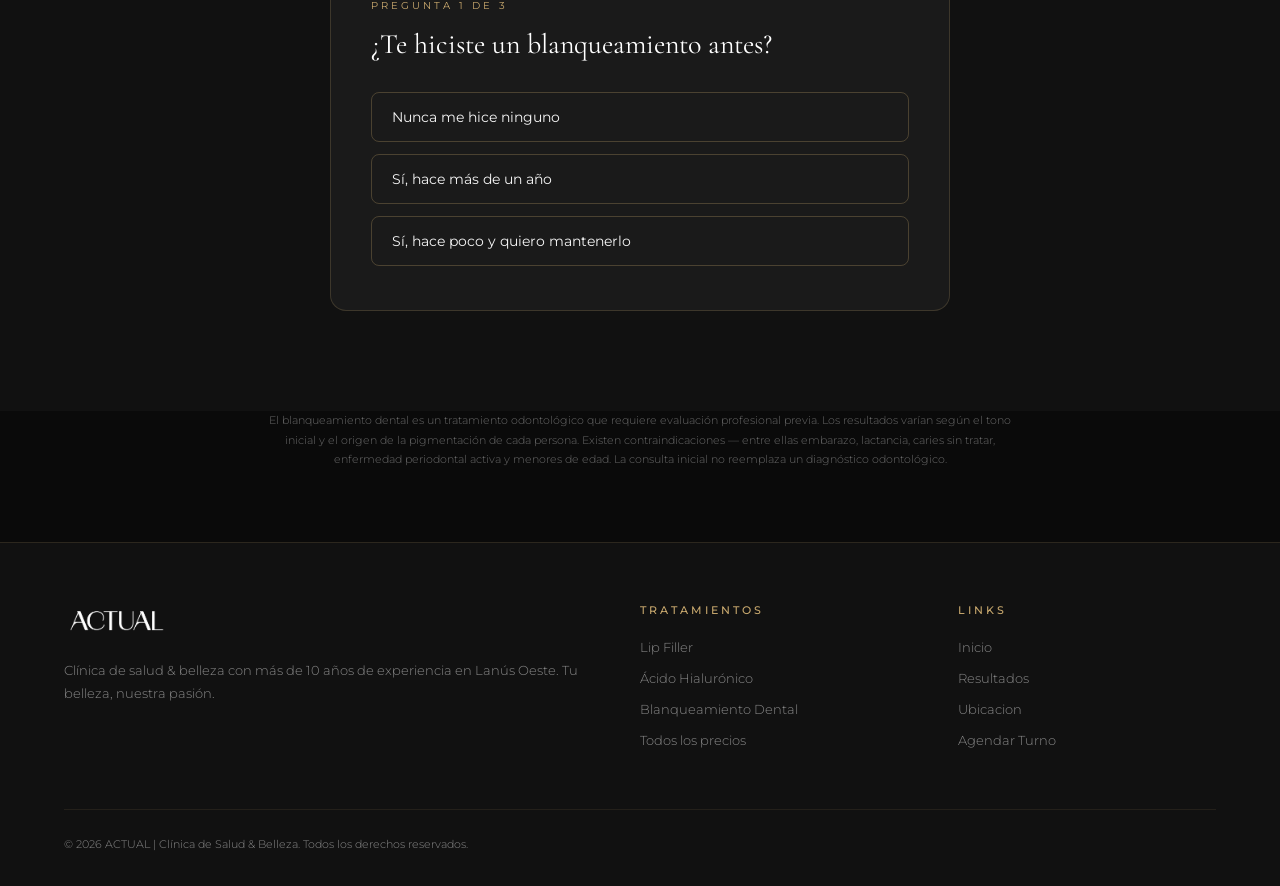
<file: blanqueamiento-dental/index.html>
<!DOCTYPE html>
<html lang="es">
<head>
  <meta charset="UTF-8">
  <meta name="viewport" content="width=device-width, initial-scale=1.0">
  <title>Blanqueamiento Dental en Lanús Oeste | Odontología Estética — ACTUAL</title>
  <meta name="description" content="Blanqueamiento dental profesional en Lanús Oeste, a cargo de odontóloga matriculada. Resultados visibles en una sesión. Contanos tu caso y te asesoramos por WhatsApp.">

  <meta property="og:title" content="Blanqueamiento Dental — ACTUAL | Clínica de Salud &amp; Belleza">
  <meta property="og:description" content="Sonrisa más blanca en una sesión, con odontóloga matriculada. Lanús Oeste.">
  <meta property="og:image" content="https://actualnails.com/categorias/odonto.jpg">
  <meta property="og:type" content="website">

  <link rel="preconnect" href="https://fonts.googleapis.com">
  <link rel="preconnect" href="https://fonts.gstatic.com" crossorigin>
  <link href="https://fonts.googleapis.com/css2?family=Cormorant+Garamond:ital,wght@0,300;0,400;0,600;0,700;1,300;1,400&family=Inter:ital,wght@1,800&family=Montserrat:wght@300;400;500;600;700&display=swap" rel="stylesheet">
  <link rel="stylesheet" href="/assets/landing.css">
  <style>.hero { --hero-image: url('/categorias/odonto.jpg'); }</style>
  <script src="/assets/tracking-config.js"></script>
  <script src="/assets/tracking.js"></script>
</head>
<body>

<!-- ── Navbar ── -->
<nav class="navbar" id="navbar">
  <div class="container">
    <a href="/" class="navbar-brand"><img src="/logo-sinfondo.png" alt="ACTUAL"></a>
    <ul class="navbar-links" id="navLinks">
      <li><a href="#beneficios">Beneficios</a></li>
      <li><a href="#proceso">Proceso</a></li>
      <li><a href="#precio">Precio</a></li>
      <li><a href="#preguntas">Preguntas</a></li>
      <li><a href="/">Volver al sitio</a></li>
      <li><a href="#consulta" class="navbar-cta">Consultar</a></li>
    </ul>
    <button class="hamburger" id="hamburger" aria-label="Menu">
      <span></span><span></span><span></span>
    </button>
  </div>
</nav>

<!-- ── Hero ── -->
<header class="hero">
  <div class="hero-content">
    <p class="hero-label">Odontología Estética</p>
    <h1 class="hero-title">La sonrisa que <span class="gold">tenías.</span></h1>
    <p class="hero-text">
      Blanqueamiento dental profesional en Lanús Oeste. Varios tonos más claro
      en una sola sesión, con control del nivel de sensibilidad y a cargo de
      odontóloga matriculada.
    </p>
    <div class="hero-actions">
      <a href="#consulta" class="btn btn-filled">Quiero asesorarme</a>
      <a href="#proceso" class="btn">Cómo funciona</a>
    </div>
  </div>
</header>

<!-- ── Datos rápidos ── -->
<div class="facts-bar">
  <div class="container">
    <div class="facts-grid">
      <div class="fact-item"><h3>60-90 min</h3><p>Una sola sesión</p></div>
      <div class="fact-item"><h3>Inmediato</h3><p>Resultado visible</p></div>
      <div class="fact-item"><h3>1 a 2 años</h3><p>Duración estimada</p></div>
      <div class="fact-item"><h3>Matriculada</h3><p>Odontóloga a cargo</p></div>
    </div>
  </div>
</div>

<!-- ── Beneficios ── -->
<section class="section-padding" id="beneficios">
  <div class="container text-center">
    <h2 class="section-title fade-in">Blanqueamiento</h2>
    <p class="section-subtitle fade-in">qué podés esperar</p>
    <div class="divider"></div>

    <div class="benefits-grid">
      <div class="benefit-card fade-in">
        <div class="benefit-icon">
          <svg viewBox="0 0 24 24"><path d="M12 2l2.4 7.4H22l-6 4.5 2.3 7.1-6.3-4.6L5.7 21 8 13.9 2 9.4h7.6z"/></svg>
        </div>
        <h3>Varios tonos en una sesión</h3>
        <p>Se registra tu tono inicial con guía colorimétrica y se compara al final, así el cambio no es una impresión: lo ves medido.</p>
      </div>

      <div class="benefit-card fade-in">
        <div class="benefit-icon">
          <svg viewBox="0 0 24 24"><path d="M12 21s-7-4.5-7-10a4 4 0 017-2.6A4 4 0 0119 11c0 5.5-7 10-7 10z"/></svg>
        </div>
        <h3>Sensibilidad controlada</h3>
        <p>Se protege la encía con barrera y se aplican desensibilizantes. Si ya venís con sensibilidad, se ajusta la concentración y los tiempos.</p>
      </div>

      <div class="benefit-card fade-in">
        <div class="benefit-icon">
          <svg viewBox="0 0 24 24"><path d="M20 6L9 17l-5-5"/></svg>
        </div>
        <h3>Sin desgastar el esmalte</h3>
        <p>El gel actúa por oxidación sobre los pigmentos dentro del diente. No lima ni desgasta: el esmalte queda intacto.</p>
      </div>

      <div class="benefit-card fade-in">
        <div class="benefit-icon">
          <svg viewBox="0 0 24 24"><circle cx="12" cy="12" r="9"/><path d="M12 7v5l3 2"/></svg>
        </div>
        <h3>Evaluación previa incluida</h3>
        <p>Antes de blanquear se revisa que no haya caries, fisuras ni encías inflamadas. Blanquear sobre un problema sin tratar duele y no rinde.</p>
      </div>

      <div class="benefit-card fade-in">
        <div class="benefit-icon">
          <svg viewBox="0 0 24 24"><path d="M3 12h4l3-8 4 16 3-8h4"/></svg>
        </div>
        <h3>Resultado parejo</h3>
        <p>Se trabaja pieza por pieza y no en bloque, para que no queden dientes más claros que otros ni manchas irregulares.</p>
      </div>

      <div class="benefit-card fade-in">
        <div class="benefit-icon">
          <svg viewBox="0 0 24 24"><path d="M4 12h16M8 8l-4 4 4 4M16 8l4 4-4 4"/></svg>
        </div>
        <h3>Opción de mantenimiento</h3>
        <p>Tenemos kit para casa a <span data-precio-slug="kit-blanqueamiento">$300.000</span>, ideal para sostener el resultado o para quienes prefieren un proceso más gradual.</p>
      </div>
    </div>
  </div>
</section>

<!-- ── Proceso ── -->
<section class="section-padding" id="proceso" style="background: var(--dark);">
  <div class="container text-center">
    <h2 class="section-title fade-in">El Proceso</h2>
    <p class="section-subtitle fade-in">paso a paso</p>
    <div class="divider"></div>

    <div class="steps fade-in">
      <div class="step">
        <h4>Evaluación</h4>
        <p>Revisión del estado de dientes y encías, y registro del tono inicial. Si hay algo para tratar antes, te lo planteamos.</p>
      </div>
      <div class="step">
        <h4>Limpieza</h4>
        <p>Se remueve placa y sarro. Sin esta base el gel no penetra parejo y el resultado queda irregular.</p>
      </div>
      <div class="step">
        <h4>Aplicación</h4>
        <p>Se aísla la encía con barrera protectora y se aplica el gel blanqueador en ciclos, controlando la reacción en cada uno.</p>
      </div>
      <div class="step">
        <h4>Cierre</h4>
        <p>Desensibilizante final, comparación de tono contra el registro inicial e indicaciones de la dieta blanca de 48 horas.</p>
      </div>
    </div>
  </div>
</section>

<!-- ── Precio ── -->
<section class="section-padding" id="precio">
  <div class="container text-center">
    <h2 class="section-title fade-in">Inversión</h2>
    <p class="section-subtitle fade-in">valor del tratamiento</p>
    <div class="divider"></div>

    <div class="price-block fade-in">
      <p class="price-kicker">Odontología Estética</p>
      <p class="price-name">Blanqueamiento Dental Actual</p>
      <p class="price-amount" data-precio-slug="blanqueamiento-dental">$430.000</p>
      <p class="price-note">
        Sesión completa en consultorio, con evaluación y control de tono.<br>
        Kit de blanqueamiento para casa: <strong style="color: var(--gold);" data-precio-slug="kit-blanqueamiento">$300.000</strong> ·
        Primera consulta: <strong style="color: var(--gold);" data-precio-slug="odontologia-consulta">$45.000</strong>
      </p>
    </div>
  </div>
</section>

<!-- ── Profesional ── -->
<section class="section-padding" style="background: var(--dark); padding-top: 0;">
  <div class="container">
    <div class="pro-card fade-in">
      <div class="pro-seal">RP</div>
      <div>
        <h3>Dra. Rosario Palacios</h3>
        <p class="pro-role">MN 44417 · MP 25887</p>
        <p>
          Odontóloga especializada en Armonización Orofacial. El blanqueamiento se
          realiza en consultorio, con productos habilitados y protocolo de
          bioseguridad. Podés conocer su trabajo en
          <a href="https://instagram.com/dra.rosariopalacios" target="_blank" rel="noopener" style="color: var(--gold); text-decoration: none;">@dra.rosariopalacios</a>.
        </p>
      </div>
    </div>
  </div>
</section>

<!-- ── FAQ ── -->
<section class="section-padding" id="preguntas">
  <div class="container text-center">
    <h2 class="section-title fade-in">Preguntas</h2>
    <p class="section-subtitle fade-in">lo que más nos consultan</p>
    <div class="divider"></div>

    <div class="faq-list fade-in">
      <div class="faq-item">
        <button class="faq-q" aria-expanded="false">¿Cuántos tonos voy a bajar?</button>
        <div class="faq-a"><p>Depende del tono con el que arrancás y del origen de la pigmentación. Las manchas por café, té, vino o tabaco responden muy bien. Las manchas de origen interno (por medicación o traumatismos) son más resistentes y a veces requieren otro abordaje. En la evaluación te damos una expectativa realista para tu caso.</p></div>
      </div>
      <div class="faq-item">
        <button class="faq-q" aria-expanded="false">¿Me va a dar sensibilidad?</button>
        <div class="faq-a"><p>Es el efecto secundario más común y es transitorio: suele durar entre 24 y 48 horas. Se minimiza con desensibilizantes durante y después de la sesión. Si ya tenés sensibilidad previa, avisanos en la consulta para ajustar el protocolo.</p></div>
      </div>
      <div class="faq-item">
        <button class="faq-q" aria-expanded="false">¿Daña el esmalte?</button>
        <div class="faq-a"><p>No, cuando lo realiza un profesional con productos habilitados y las concentraciones adecuadas. El gel actúa sobre los pigmentos alojados dentro del diente, no desgasta la superficie. El riesgo aparece con productos de venta libre usados sin control.</p></div>
      </div>
      <div class="faq-item">
        <button class="faq-q" aria-expanded="false">¿Funciona si tengo fundas, carillas o resinas?</button>
        <div class="faq-a"><p>No. El blanqueamiento actúa sobre el diente natural, no sobre materiales de restauración. Si tenés trabajos en el sector visible, pueden quedar de un tono distinto al resto una vez blanqueado. Lo evaluamos antes y te contamos las opciones.</p></div>
      </div>
      <div class="faq-item">
        <button class="faq-q" aria-expanded="false">¿Cuánto dura el resultado?</button>
        <div class="faq-a"><p>Entre 1 y 2 años, muy condicionado por tus hábitos. Café, té, vino tinto, mate y tabaco lo acortan bastante. Con mantenimiento periódico se sostiene mucho más.</p></div>
      </div>
      <div class="faq-item">
        <button class="faq-q" aria-expanded="false">¿Qué es la dieta blanca?</button>
        <div class="faq-a"><p>Durante las 48 horas posteriores el diente queda más poroso y absorbe pigmentos con facilidad. Hay que evitar café, té, mate, vino tinto, gaseosas oscuras, remolacha, salsa de tomate y tabaco. Te entregamos la lista completa por escrito.</p></div>
      </div>
      <div class="faq-item">
        <button class="faq-q" aria-expanded="false">¿Conviene el kit para casa o la sesión en consultorio?</button>
        <div class="faq-a"><p>La sesión en consultorio da un cambio más marcado y en un solo turno. El kit es más gradual, se usa varios días y funciona muy bien como mantenimiento o para quienes tienen mucha sensibilidad. En la consulta definimos cuál te conviene.</p></div>
      </div>
    </div>
  </div>
</section>

<!-- ══ Mini formulario → WhatsApp ══ -->
<section class="section-padding form-section" id="consulta">
  <div class="container-narrow text-center">
    <h2 class="section-title fade-in">Asesorate</h2>
    <p class="section-subtitle fade-in">3 preguntas y te escribimos</p>

    <form class="form-card fade-in" id="leadForm" novalidate>
      <div class="form-progress" id="formProgress"></div>

      <div id="formSteps"></div>

      <div class="form-summary" id="formSummary">
        <h3 class="summary-title">Listo 🤍</h3>
        <p class="summary-text">
          Con esto ya sabemos por dónde arrancar. Tocá el botón y se abre WhatsApp
          con tus respuestas cargadas — solo tenés que enviarlo.
        </p>

        <ul class="summary-list" id="summaryList"></ul>

        <a href="#" class="btn-whatsapp" id="waLink" target="_blank" rel="noopener">
          <svg viewBox="0 0 448 512" xmlns="http://www.w3.org/2000/svg"><path d="M380.9 97.1C339 55.1 283.2 32 223.9 32c-122.4 0-222 99.6-222 222 0 39.1 10.2 77.3 29.6 111L0 480l117.7-30.9c32.4 17.7 68.9 27 106.1 27h.1c122.3 0 224.1-99.6 224.1-222 0-59.3-25.2-115-67.1-157zm-157 341.6c-33.2 0-65.7-8.9-94-25.7l-6.7-4-69.8 18.3L72 359.2l-4.4-7c-18.5-29.4-28.2-63.3-28.2-98.2 0-101.7 82.8-184.5 184.6-184.5 49.3 0 95.6 19.2 130.4 54.1 34.8 34.9 56.2 81.2 56.1 130.5 0 101.8-84.9 184.6-186.6 184.6zm101.2-138.2c-5.5-2.8-32.8-16.2-37.9-18-5.1-1.9-8.8-2.8-12.5 2.8-3.7 5.6-14.3 18-17.6 21.8-3.2 3.7-6.5 4.2-12 1.4-32.6-16.3-54-29.1-75.5-66-5.7-9.8 5.7-9.1 16.3-30.3 1.8-3.7.9-6.9-.5-9.7-1.4-2.8-12.5-30.1-17.1-41.2-4.5-10.8-9.1-9.3-12.5-9.5-3.2-.2-6.9-.2-10.6-.2-3.7 0-9.7 1.4-14.8 6.9-5.1 5.6-19.4 19-19.4 46.3 0 27.3 19.9 53.7 22.6 57.4 2.8 3.7 39.1 59.7 94.8 83.8 35.2 15.2 49 16.5 66.6 13.9 10.7-1.6 32.8-13.4 37.4-26.4 4.6-13 4.6-24.1 3.2-26.4-1.3-2.5-5-3.9-10.5-6.6z"/></svg>
          Continuar por WhatsApp
        </a>

        <p class="form-reassure">Te responde una persona del equipo, no un bot.</p>

        <button type="button" class="form-back" id="formRestart">← Editar respuestas</button>
      </div>
    </form>
  </div>
</section>

<!-- ── Aviso ── -->
<section style="padding: 0 0 72px;">
  <div class="container">
    <p class="legal-note">
      El blanqueamiento dental es un tratamiento odontológico que requiere evaluación
      profesional previa. Los resultados varían según el tono inicial y el origen de
      la pigmentación de cada persona. Existen contraindicaciones — entre ellas
      embarazo, lactancia, caries sin tratar, enfermedad periodontal activa y
      menores de edad. La consulta inicial no reemplaza un diagnóstico odontológico.
    </p>
  </div>
</section>

<!-- ── Footer ── -->
<footer class="footer">
  <div class="container">
    <div class="footer-grid">
      <div>
        <div class="footer-brand"><img src="/logo-sinfondo.png" alt="ACTUAL" style="height: 36px; width: auto;"></div>
        <p>Clínica de salud &amp; belleza con más de 10 años de experiencia en Lanús Oeste. Tu belleza, nuestra pasión.</p>
      </div>
      <div>
        <h4>Tratamientos</h4>
        <ul class="footer-links">
          <li><a href="/lip-filler/">Lip Filler</a></li>
          <li><a href="/acido-hialuronico/">Ácido Hialurónico</a></li>
          <li><a href="/blanqueamiento-dental/">Blanqueamiento Dental</a></li>
          <li><a href="/#precios">Todos los precios</a></li>
        </ul>
      </div>
      <div>
        <h4>Links</h4>
        <ul class="footer-links">
          <li><a href="/">Inicio</a></li>
          <li><a href="/#resultados">Resultados</a></li>
          <li><a href="/#ubicacion">Ubicacion</a></li>
          <li><a href="https://app.actualnails.com/reserva/blanqueamiento-dental" target="_blank" rel="noopener">Agendar Turno</a></li>
        </ul>
      </div>
    </div>
    <div class="footer-bottom">
      <p>&copy; 2026 ACTUAL | Clínica de Salud &amp; Belleza. Todos los derechos reservados.</p>
    </div>
  </div>
</footer>

<!-- ── WhatsApp Float ── -->
<a href="https://wa.me/541161581235?text=Hola!%20quiero%20consultar%20por%20Blanqueamiento%20Dental" class="whatsapp-float" target="_blank" rel="noopener" aria-label="WhatsApp">
  <svg viewBox="0 0 448 512" xmlns="http://www.w3.org/2000/svg"><path d="M380.9 97.1C339 55.1 283.2 32 223.9 32c-122.4 0-222 99.6-222 222 0 39.1 10.2 77.3 29.6 111L0 480l117.7-30.9c32.4 17.7 68.9 27 106.1 27h.1c122.3 0 224.1-99.6 224.1-222 0-59.3-25.2-115-67.1-157zm-157 341.6c-33.2 0-65.7-8.9-94-25.7l-6.7-4-69.8 18.3L72 359.2l-4.4-7c-18.5-29.4-28.2-63.3-28.2-98.2 0-101.7 82.8-184.5 184.6-184.5 49.3 0 95.6 19.2 130.4 54.1 34.8 34.9 56.2 81.2 56.1 130.5 0 101.8-84.9 184.6-186.6 184.6zm101.2-138.2c-5.5-2.8-32.8-16.2-37.9-18-5.1-1.9-8.8-2.8-12.5 2.8-3.7 5.6-14.3 18-17.6 21.8-3.2 3.7-6.5 4.2-12 1.4-32.6-16.3-54-29.1-75.5-66-5.7-9.8 5.7-9.1 16.3-30.3 1.8-3.7.9-6.9-.5-9.7-1.4-2.8-12.5-30.1-17.1-41.2-4.5-10.8-9.1-9.3-12.5-9.5-3.2-.2-6.9-.2-10.6-.2-3.7 0-9.7 1.4-14.8 6.9-5.1 5.6-19.4 19-19.4 46.3 0 27.3 19.9 53.7 22.6 57.4 2.8 3.7 39.1 59.7 94.8 83.8 35.2 15.2 49 16.5 66.6 13.9 10.7-1.6 32.8-13.4 37.4-26.4 4.6-13 4.6-24.1 3.2-26.4-1.3-2.5-5-3.9-10.5-6.6z"/></svg>
</a>

<script>
  window.LANDING_CONFIG = {
    service: 'Blanqueamiento Dental',
    phone: '541161581235',
    questions: [
      {
        q: '¿Te hiciste un blanqueamiento antes?',
        short: 'Experiencia previa',
        options: [
          'Nunca me hice ninguno',
          'Sí, hace más de un año',
          'Sí, hace poco y quiero mantenerlo'
        ]
      },
      {
        q: '¿Tenés sensibilidad dental?',
        short: 'Sensibilidad',
        options: [
          'No, ninguna',
          'Un poco con el frío o el calor',
          'Sí, bastante',
          'No estoy segura'
        ]
      },
      {
        q: '¿Para cuándo lo necesitás?',
        short: 'Cuándo',
        options: [
          'Lo antes posible',
          'Dentro de este mes',
          'Tengo un evento en fecha',
          'Estoy averiguando nomás'
        ]
      }
    ]
  };
</script>
<script src="/assets/precios.js"></script>
<script src="/assets/landing.js"></script>

</body>
</html>
</file>
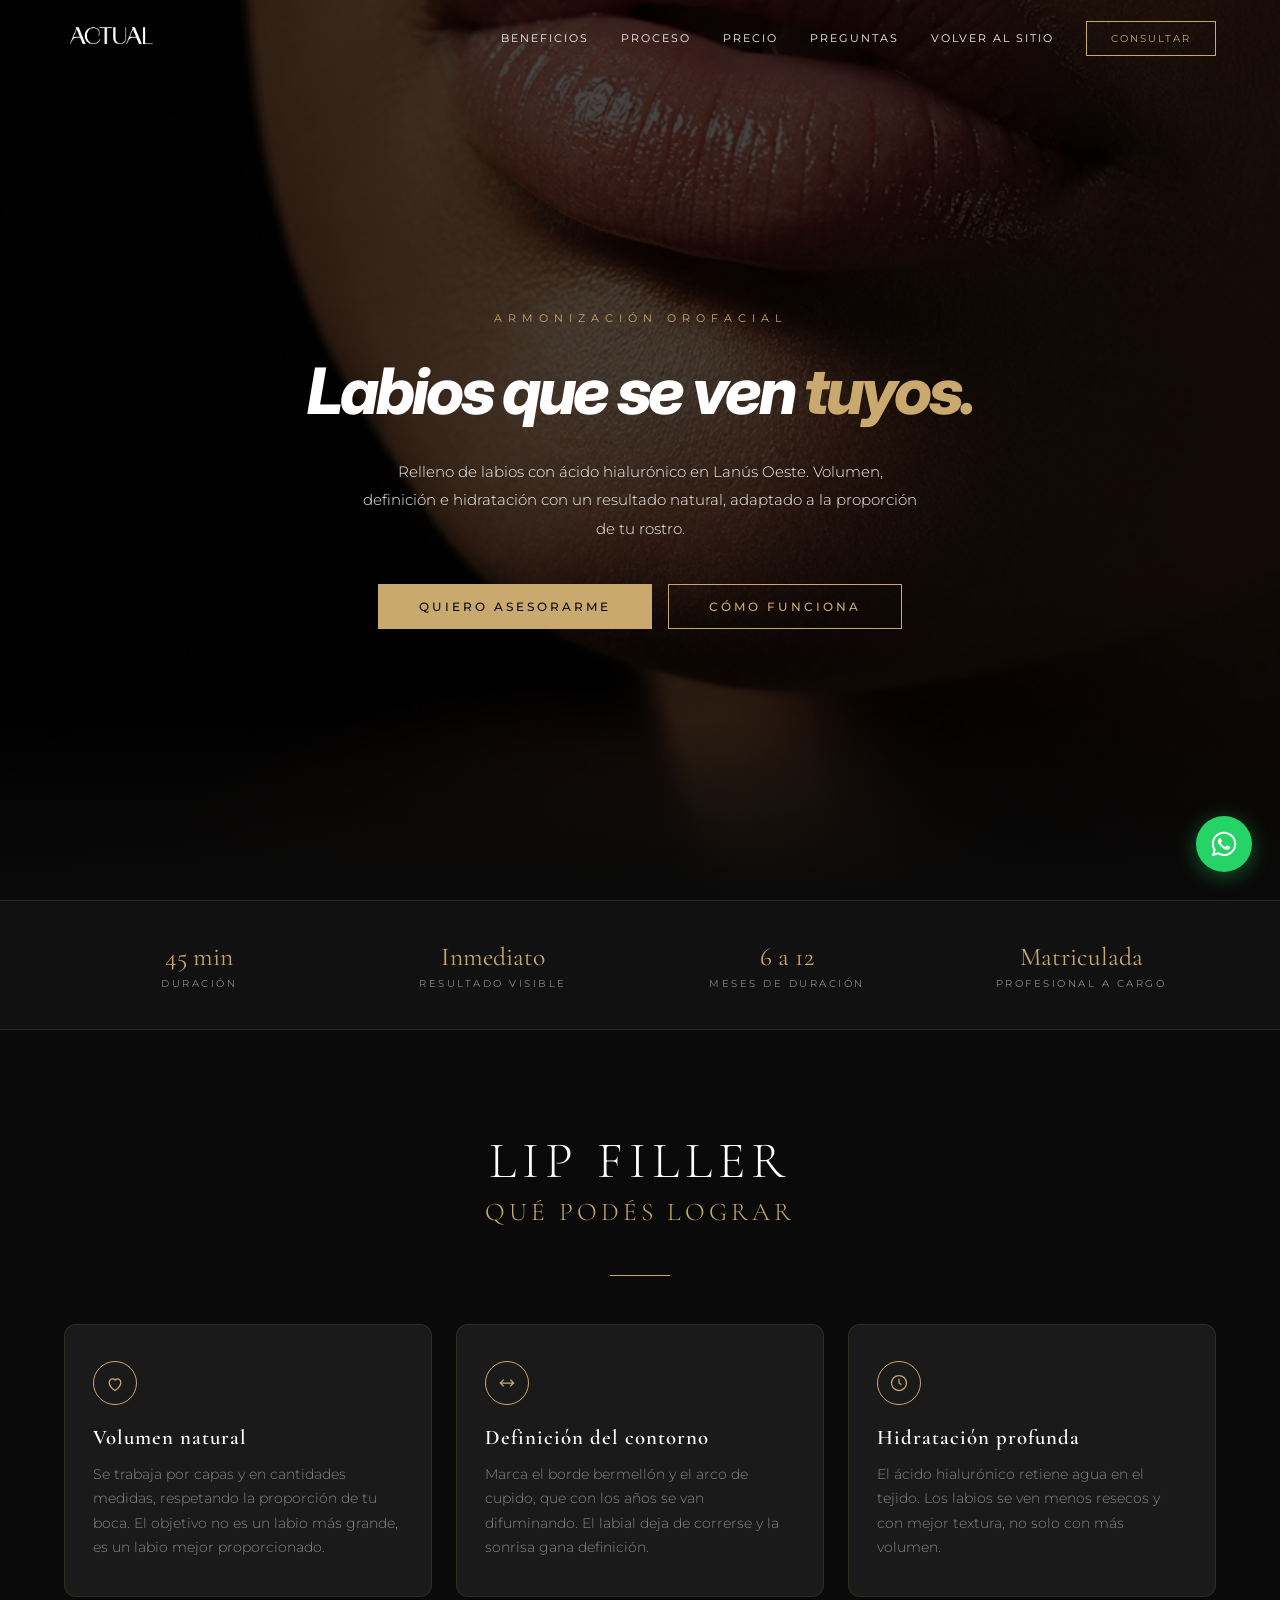
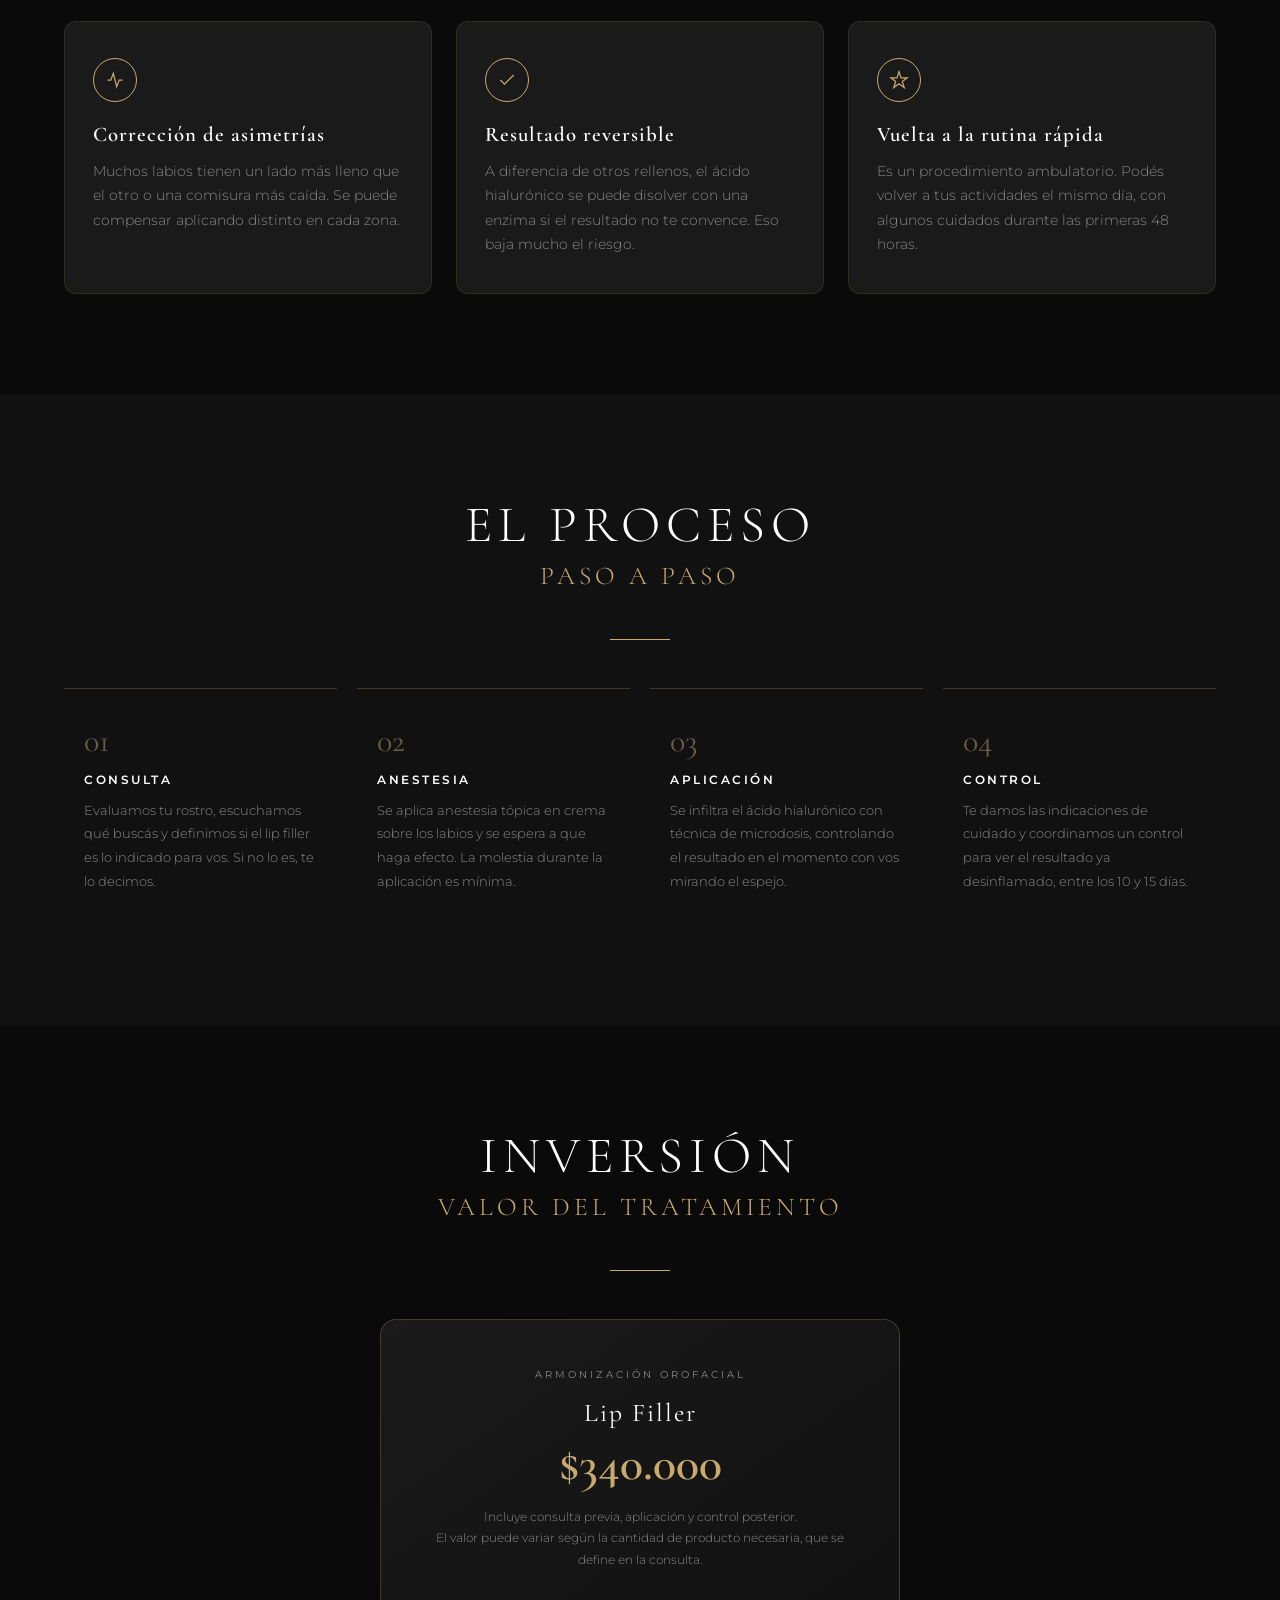
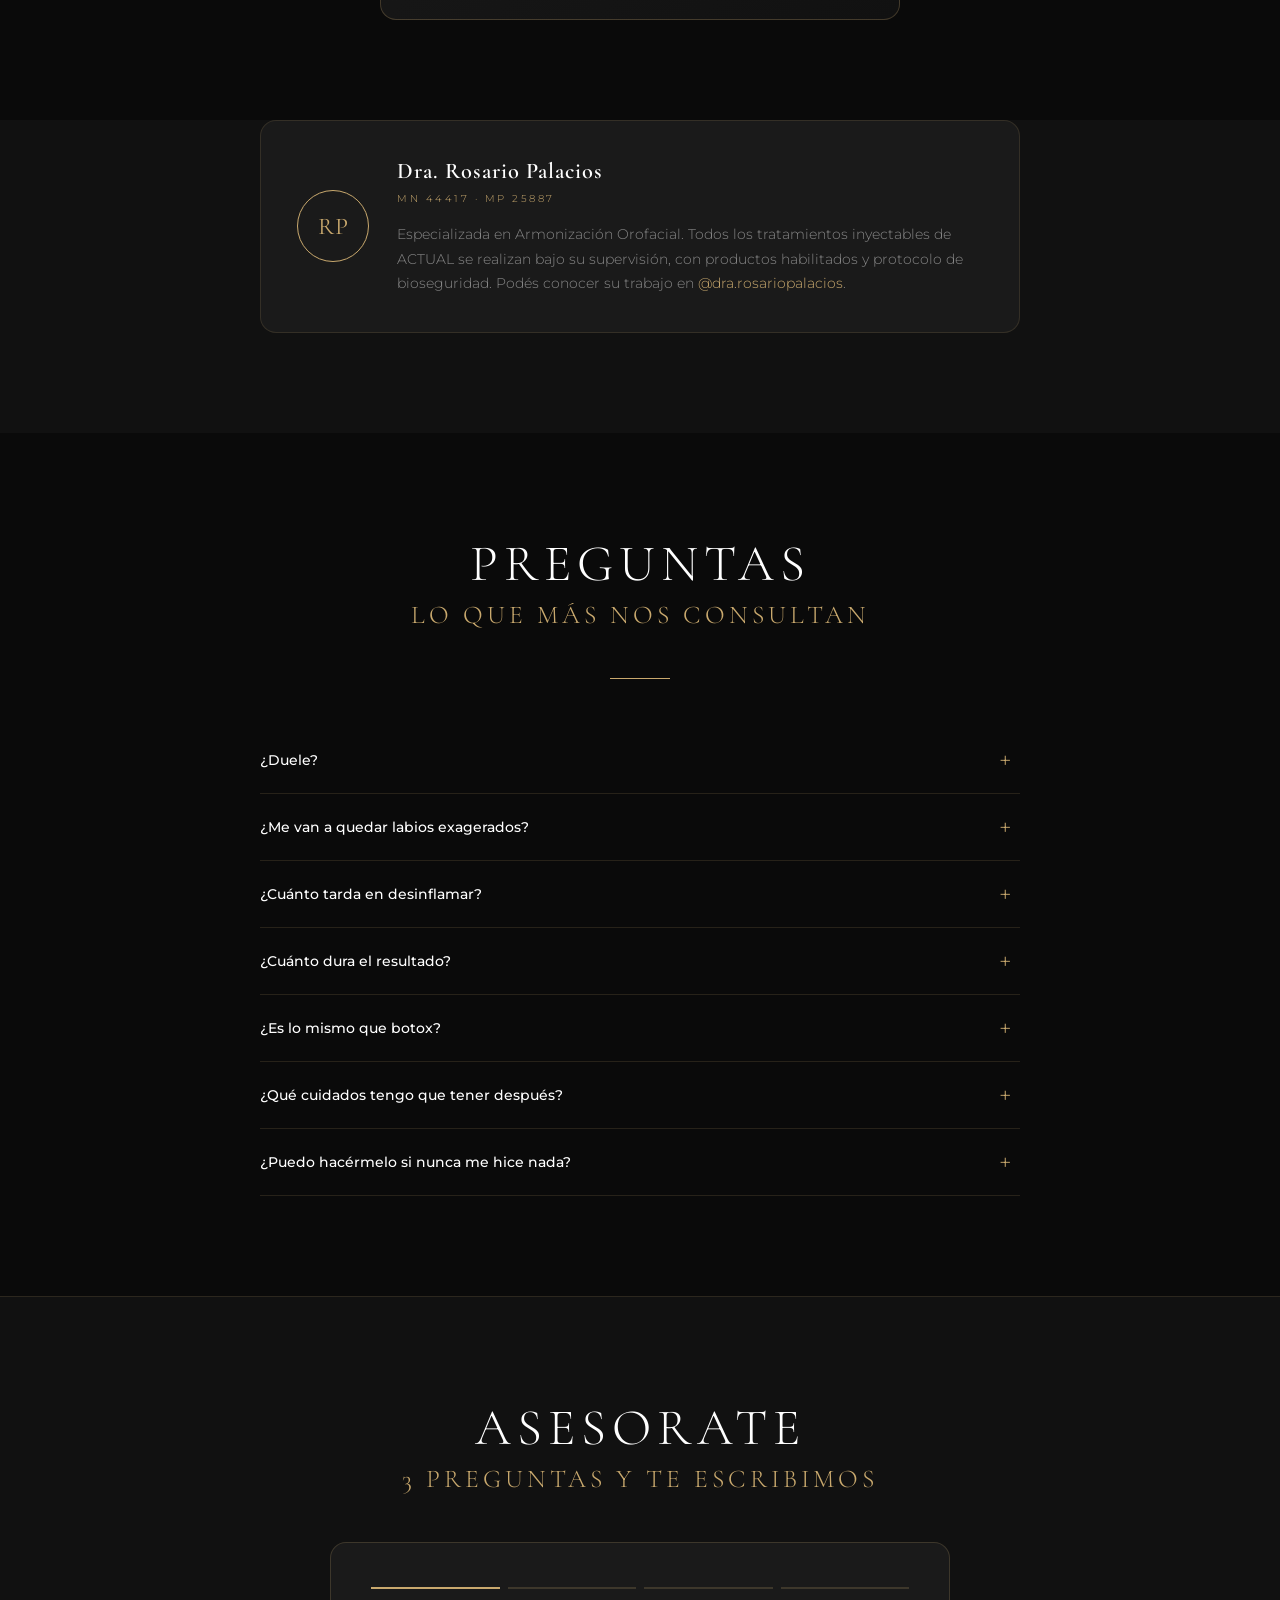
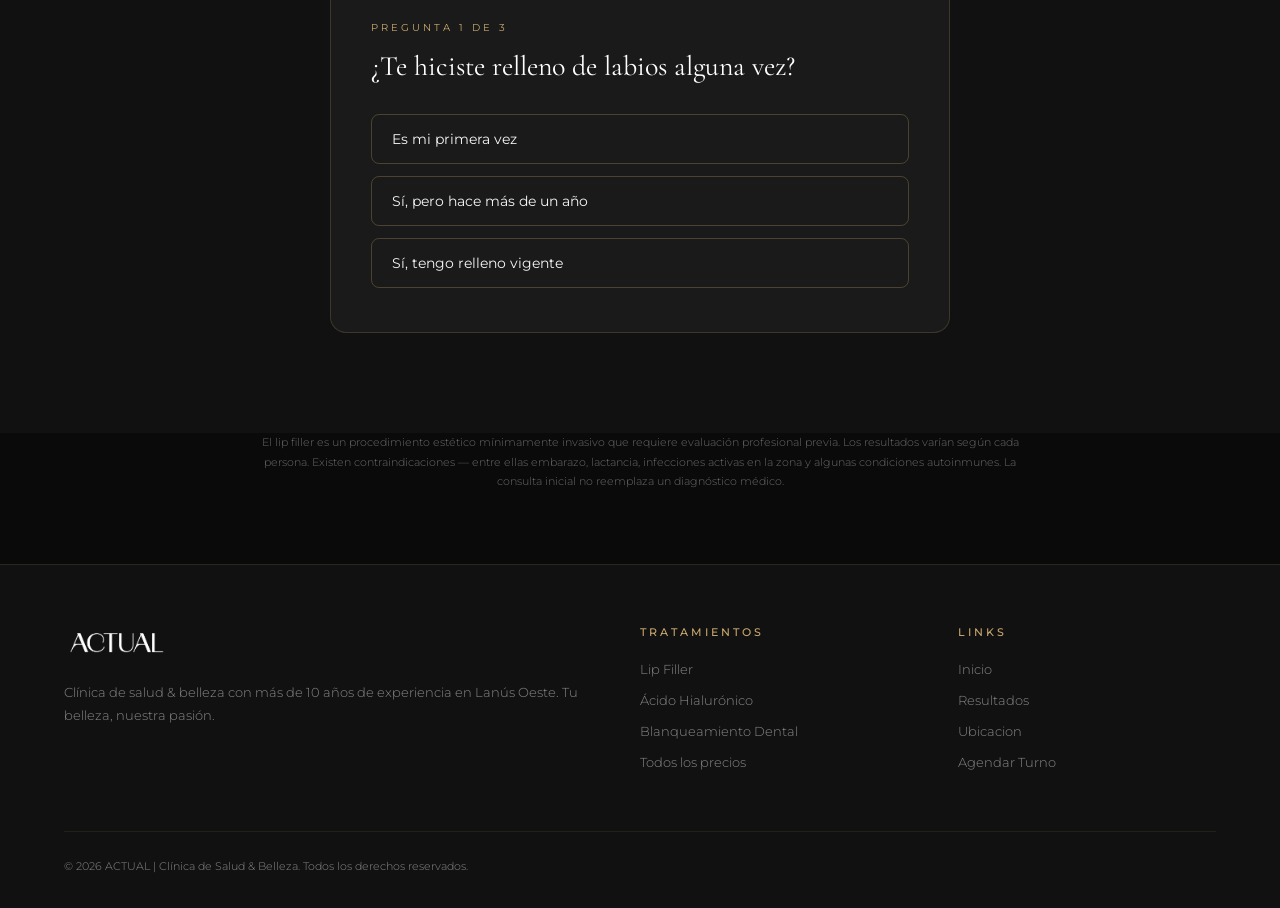
<file: lip-filler/index.html>
<!DOCTYPE html>
<html lang="es">
<head>
  <meta charset="UTF-8">
  <meta name="viewport" content="width=device-width, initial-scale=1.0">
  <title>Lip Filler en Lanús Oeste | Relleno de Labios con Ácido Hialurónico — ACTUAL</title>
  <meta name="description" content="Relleno de labios con ácido hialurónico en Lanús Oeste. Resultados naturales, a cargo de profesional matriculada. Contanos qué buscás y te asesoramos por WhatsApp.">

  <meta property="og:title" content="Lip Filler | Relleno de Labios — ACTUAL | Clínica de Salud &amp; Belleza">
  <meta property="og:description" content="Labios definidos e hidratados con ácido hialurónico. Profesional matriculada en Lanús Oeste.">
  <meta property="og:image" content="https://actualnails.com/categorias/labios.jpg">
  <meta property="og:type" content="website">

  <link rel="preconnect" href="https://fonts.googleapis.com">
  <link rel="preconnect" href="https://fonts.gstatic.com" crossorigin>
  <link href="https://fonts.googleapis.com/css2?family=Cormorant+Garamond:ital,wght@0,300;0,400;0,600;0,700;1,300;1,400&family=Inter:ital,wght@1,800&family=Montserrat:wght@300;400;500;600;700&display=swap" rel="stylesheet">
  <link rel="stylesheet" href="/assets/landing.css">
  <style>.hero { --hero-image: url('/categorias/labios.jpg'); }</style>
  <script src="/assets/tracking-config.js"></script>
  <script src="/assets/tracking.js"></script>
</head>
<body>

<!-- ── Navbar ── -->
<nav class="navbar" id="navbar">
  <div class="container">
    <a href="/" class="navbar-brand"><img src="/logo-sinfondo.png" alt="ACTUAL"></a>
    <ul class="navbar-links" id="navLinks">
      <li><a href="#beneficios">Beneficios</a></li>
      <li><a href="#proceso">Proceso</a></li>
      <li><a href="#precio">Precio</a></li>
      <li><a href="#preguntas">Preguntas</a></li>
      <li><a href="/">Volver al sitio</a></li>
      <li><a href="#consulta" class="navbar-cta">Consultar</a></li>
    </ul>
    <button class="hamburger" id="hamburger" aria-label="Menu">
      <span></span><span></span><span></span>
    </button>
  </div>
</nav>

<!-- ── Hero ── -->
<header class="hero">
  <div class="hero-content">
    <p class="hero-label">Armonización Orofacial</p>
    <h1 class="hero-title">Labios que se ven <span class="gold">tuyos.</span></h1>
    <p class="hero-text">
      Relleno de labios con ácido hialurónico en Lanús Oeste. Volumen, definición
      e hidratación con un resultado natural, adaptado a la proporción de tu rostro.
    </p>
    <div class="hero-actions">
      <a href="#consulta" class="btn btn-filled">Quiero asesorarme</a>
      <a href="#proceso" class="btn">Cómo funciona</a>
    </div>
  </div>
</header>

<!-- ── Datos rápidos ── -->
<div class="facts-bar">
  <div class="container">
    <div class="facts-grid">
      <div class="fact-item"><h3>45 min</h3><p>Duración</p></div>
      <div class="fact-item"><h3>Inmediato</h3><p>Resultado visible</p></div>
      <div class="fact-item"><h3>6 a 12</h3><p>Meses de duración</p></div>
      <div class="fact-item"><h3>Matriculada</h3><p>Profesional a cargo</p></div>
    </div>
  </div>
</div>

<!-- ── Beneficios ── -->
<section class="section-padding" id="beneficios">
  <div class="container text-center">
    <h2 class="section-title fade-in">Lip Filler</h2>
    <p class="section-subtitle fade-in">qué podés lograr</p>
    <div class="divider"></div>

    <div class="benefits-grid">
      <div class="benefit-card fade-in">
        <div class="benefit-icon">
          <svg viewBox="0 0 24 24"><path d="M12 21s-7-4.5-7-10a4 4 0 017-2.6A4 4 0 0119 11c0 5.5-7 10-7 10z"/></svg>
        </div>
        <h3>Volumen natural</h3>
        <p>Se trabaja por capas y en cantidades medidas, respetando la proporción de tu boca. El objetivo no es un labio más grande, es un labio mejor proporcionado.</p>
      </div>

      <div class="benefit-card fade-in">
        <div class="benefit-icon">
          <svg viewBox="0 0 24 24"><path d="M4 12h16M8 8l-4 4 4 4M16 8l4 4-4 4"/></svg>
        </div>
        <h3>Definición del contorno</h3>
        <p>Marca el borde bermellón y el arco de cupido, que con los años se van difuminando. El labial deja de correrse y la sonrisa gana definición.</p>
      </div>

      <div class="benefit-card fade-in">
        <div class="benefit-icon">
          <svg viewBox="0 0 24 24"><circle cx="12" cy="12" r="9"/><path d="M12 7v5l3 2"/></svg>
        </div>
        <h3>Hidratación profunda</h3>
        <p>El ácido hialurónico retiene agua en el tejido. Los labios se ven menos resecos y con mejor textura, no solo con más volumen.</p>
      </div>

      <div class="benefit-card fade-in">
        <div class="benefit-icon">
          <svg viewBox="0 0 24 24"><path d="M3 12h4l3-8 4 16 3-8h4"/></svg>
        </div>
        <h3>Corrección de asimetrías</h3>
        <p>Muchos labios tienen un lado más lleno que el otro o una comisura más caída. Se puede compensar aplicando distinto en cada zona.</p>
      </div>

      <div class="benefit-card fade-in">
        <div class="benefit-icon">
          <svg viewBox="0 0 24 24"><path d="M20 6L9 17l-5-5"/></svg>
        </div>
        <h3>Resultado reversible</h3>
        <p>A diferencia de otros rellenos, el ácido hialurónico se puede disolver con una enzima si el resultado no te convence. Eso baja mucho el riesgo.</p>
      </div>

      <div class="benefit-card fade-in">
        <div class="benefit-icon">
          <svg viewBox="0 0 24 24"><path d="M12 2l2.4 7.4H22l-6 4.5 2.3 7.1-6.3-4.6L5.7 21 8 13.9 2 9.4h7.6z"/></svg>
        </div>
        <h3>Vuelta a la rutina rápida</h3>
        <p>Es un procedimiento ambulatorio. Podés volver a tus actividades el mismo día, con algunos cuidados durante las primeras 48 horas.</p>
      </div>
    </div>
  </div>
</section>

<!-- ── Proceso ── -->
<section class="section-padding" id="proceso" style="background: var(--dark);">
  <div class="container text-center">
    <h2 class="section-title fade-in">El Proceso</h2>
    <p class="section-subtitle fade-in">paso a paso</p>
    <div class="divider"></div>

    <div class="steps fade-in">
      <div class="step">
        <h4>Consulta</h4>
        <p>Evaluamos tu rostro, escuchamos qué buscás y definimos si el lip filler es lo indicado para vos. Si no lo es, te lo decimos.</p>
      </div>
      <div class="step">
        <h4>Anestesia</h4>
        <p>Se aplica anestesia tópica en crema sobre los labios y se espera a que haga efecto. La molestia durante la aplicación es mínima.</p>
      </div>
      <div class="step">
        <h4>Aplicación</h4>
        <p>Se infiltra el ácido hialurónico con técnica de microdosis, controlando el resultado en el momento con vos mirando el espejo.</p>
      </div>
      <div class="step">
        <h4>Control</h4>
        <p>Te damos las indicaciones de cuidado y coordinamos un control para ver el resultado ya desinflamado, entre los 10 y 15 días.</p>
      </div>
    </div>
  </div>
</section>

<!-- ── Precio ── -->
<section class="section-padding" id="precio">
  <div class="container text-center">
    <h2 class="section-title fade-in">Inversión</h2>
    <p class="section-subtitle fade-in">valor del tratamiento</p>
    <div class="divider"></div>

    <div class="price-block fade-in">
      <p class="price-kicker">Armonización Orofacial</p>
      <p class="price-name">Lip Filler</p>
      <p class="price-amount" data-precio-slug="lip-filler-relleno-de-labios">$340.000</p>
      <p class="price-note">
        Incluye consulta previa, aplicación y control posterior.<br>
        El valor puede variar según la cantidad de producto necesaria,
        que se define en la consulta.
      </p>
    </div>
  </div>
</section>

<!-- ── Profesional ── -->
<section class="section-padding" style="background: var(--dark); padding-top: 0;">
  <div class="container">
    <div class="pro-card fade-in">
      <div class="pro-seal">RP</div>
      <div>
        <h3>Dra. Rosario Palacios</h3>
        <p class="pro-role">MN 44417 · MP 25887</p>
        <p>
          Especializada en Armonización Orofacial. Todos los tratamientos inyectables
          de ACTUAL se realizan bajo su supervisión, con productos habilitados y
          protocolo de bioseguridad. Podés conocer su trabajo en
          <a href="https://instagram.com/dra.rosariopalacios" target="_blank" rel="noopener" style="color: var(--gold); text-decoration: none;">@dra.rosariopalacios</a>.
        </p>
      </div>
    </div>
  </div>
</section>

<!-- ── FAQ ── -->
<section class="section-padding" id="preguntas">
  <div class="container text-center">
    <h2 class="section-title fade-in">Preguntas</h2>
    <p class="section-subtitle fade-in">lo que más nos consultan</p>
    <div class="divider"></div>

    <div class="faq-list fade-in">
      <div class="faq-item">
        <button class="faq-q" aria-expanded="false">¿Duele?</button>
        <div class="faq-a"><p>Se aplica anestesia tópica antes de empezar, y el producto que usamos ya viene con lidocaína incorporada. La mayoría de las pacientes lo describe como una molestia leve, no como dolor. Si tenés umbral bajo, avisanos y reforzamos la anestesia.</p></div>
      </div>
      <div class="faq-item">
        <button class="faq-q" aria-expanded="false">¿Me van a quedar labios exagerados?</button>
        <div class="faq-a"><p>No, salvo que eso sea lo que busques. Se trabaja con microdosis y vas viendo el resultado durante la sesión. Siempre es preferible quedarse corto y agregar en un control, que pasarse de entrada.</p></div>
      </div>
      <div class="faq-item">
        <button class="faq-q" aria-expanded="false">¿Cuánto tarda en desinflamar?</button>
        <div class="faq-a"><p>La inflamación es normal las primeras 48 a 72 horas. El resultado definitivo se ve entre los 10 y 15 días, cuando el producto se integró al tejido. Por eso el control lo hacemos recién en ese momento.</p></div>
      </div>
      <div class="faq-item">
        <button class="faq-q" aria-expanded="false">¿Cuánto dura el resultado?</button>
        <div class="faq-a"><p>Entre 6 y 12 meses según tu metabolismo, la cantidad aplicada y tus hábitos. El cuerpo reabsorbe el ácido hialurónico de forma gradual, así que no hay un momento en que "se caiga" de golpe.</p></div>
      </div>
      <div class="faq-item">
        <button class="faq-q" aria-expanded="false">¿Es lo mismo que botox?</button>
        <div class="faq-a"><p>No. El botox es toxina botulínica y relaja músculos para suavizar arrugas de expresión. El lip filler es ácido hialurónico, que aporta volumen e hidratación. Son tratamientos distintos, con productos y objetivos diferentes.</p></div>
      </div>
      <div class="faq-item">
        <button class="faq-q" aria-expanded="false">¿Qué cuidados tengo que tener después?</button>
        <div class="faq-a"><p>Durante 48 horas: evitar calor extremo (sauna, pileta climatizada, exposición solar fuerte), no hacer ejercicio intenso, no masajear la zona y dormir boca arriba. Te entregamos las indicaciones por escrito al terminar.</p></div>
      </div>
      <div class="faq-item">
        <button class="faq-q" aria-expanded="false">¿Puedo hacérmelo si nunca me hice nada?</button>
        <div class="faq-a"><p>Sí, es uno de los tratamientos más elegidos como primera experiencia justamente porque es reversible. En la consulta evaluamos tu caso y, si hay alguna contraindicación, te lo planteamos antes de avanzar.</p></div>
      </div>
    </div>
  </div>
</section>

<!-- ══ Mini formulario → WhatsApp ══ -->
<section class="section-padding form-section" id="consulta">
  <div class="container-narrow text-center">
    <h2 class="section-title fade-in">Asesorate</h2>
    <p class="section-subtitle fade-in">3 preguntas y te escribimos</p>

    <form class="form-card fade-in" id="leadForm" novalidate>
      <div class="form-progress" id="formProgress"></div>

      <div id="formSteps"></div>

      <div class="form-summary" id="formSummary">
        <h3 class="summary-title">Listo 🤍</h3>
        <p class="summary-text">
          Con esto ya sabemos por dónde arrancar. Tocá el botón y se abre WhatsApp
          con tus respuestas cargadas — solo tenés que enviarlo.
        </p>

        <ul class="summary-list" id="summaryList"></ul>

        <a href="#" class="btn-whatsapp" id="waLink" target="_blank" rel="noopener">
          <svg viewBox="0 0 448 512" xmlns="http://www.w3.org/2000/svg"><path d="M380.9 97.1C339 55.1 283.2 32 223.9 32c-122.4 0-222 99.6-222 222 0 39.1 10.2 77.3 29.6 111L0 480l117.7-30.9c32.4 17.7 68.9 27 106.1 27h.1c122.3 0 224.1-99.6 224.1-222 0-59.3-25.2-115-67.1-157zm-157 341.6c-33.2 0-65.7-8.9-94-25.7l-6.7-4-69.8 18.3L72 359.2l-4.4-7c-18.5-29.4-28.2-63.3-28.2-98.2 0-101.7 82.8-184.5 184.6-184.5 49.3 0 95.6 19.2 130.4 54.1 34.8 34.9 56.2 81.2 56.1 130.5 0 101.8-84.9 184.6-186.6 184.6zm101.2-138.2c-5.5-2.8-32.8-16.2-37.9-18-5.1-1.9-8.8-2.8-12.5 2.8-3.7 5.6-14.3 18-17.6 21.8-3.2 3.7-6.5 4.2-12 1.4-32.6-16.3-54-29.1-75.5-66-5.7-9.8 5.7-9.1 16.3-30.3 1.8-3.7.9-6.9-.5-9.7-1.4-2.8-12.5-30.1-17.1-41.2-4.5-10.8-9.1-9.3-12.5-9.5-3.2-.2-6.9-.2-10.6-.2-3.7 0-9.7 1.4-14.8 6.9-5.1 5.6-19.4 19-19.4 46.3 0 27.3 19.9 53.7 22.6 57.4 2.8 3.7 39.1 59.7 94.8 83.8 35.2 15.2 49 16.5 66.6 13.9 10.7-1.6 32.8-13.4 37.4-26.4 4.6-13 4.6-24.1 3.2-26.4-1.3-2.5-5-3.9-10.5-6.6z"/></svg>
          Continuar por WhatsApp
        </a>

        <p class="form-reassure">Te responde una persona del equipo, no un bot.</p>

        <button type="button" class="form-back" id="formRestart">← Editar respuestas</button>
      </div>
    </form>
  </div>
</section>

<!-- ── Aviso ── -->
<section style="padding: 0 0 72px;">
  <div class="container">
    <p class="legal-note">
      El lip filler es un procedimiento estético mínimamente invasivo que requiere
      evaluación profesional previa. Los resultados varían según cada persona.
      Existen contraindicaciones — entre ellas embarazo, lactancia, infecciones
      activas en la zona y algunas condiciones autoinmunes. La consulta inicial
      no reemplaza un diagnóstico médico.
    </p>
  </div>
</section>

<!-- ── Footer ── -->
<footer class="footer">
  <div class="container">
    <div class="footer-grid">
      <div>
        <div class="footer-brand"><img src="/logo-sinfondo.png" alt="ACTUAL" style="height: 36px; width: auto;"></div>
        <p>Clínica de salud &amp; belleza con más de 10 años de experiencia en Lanús Oeste. Tu belleza, nuestra pasión.</p>
      </div>
      <div>
        <h4>Tratamientos</h4>
        <ul class="footer-links">
          <li><a href="/lip-filler/">Lip Filler</a></li>
          <li><a href="/acido-hialuronico/">Ácido Hialurónico</a></li>
          <li><a href="/blanqueamiento-dental/">Blanqueamiento Dental</a></li>
          <li><a href="/#precios">Todos los precios</a></li>
        </ul>
      </div>
      <div>
        <h4>Links</h4>
        <ul class="footer-links">
          <li><a href="/">Inicio</a></li>
          <li><a href="/#resultados">Resultados</a></li>
          <li><a href="/#ubicacion">Ubicacion</a></li>
          <li><a href="https://app.actualnails.com/reserva/lip-filler-relleno-de-labios" target="_blank" rel="noopener">Agendar Turno</a></li>
        </ul>
      </div>
    </div>
    <div class="footer-bottom">
      <p>&copy; 2026 ACTUAL | Clínica de Salud &amp; Belleza. Todos los derechos reservados.</p>
    </div>
  </div>
</footer>

<!-- ── WhatsApp Float ── -->
<a href="https://wa.me/541161581235?text=Hola!%20quiero%20consultar%20por%20Lip%20Filler" class="whatsapp-float" target="_blank" rel="noopener" aria-label="WhatsApp">
  <svg viewBox="0 0 448 512" xmlns="http://www.w3.org/2000/svg"><path d="M380.9 97.1C339 55.1 283.2 32 223.9 32c-122.4 0-222 99.6-222 222 0 39.1 10.2 77.3 29.6 111L0 480l117.7-30.9c32.4 17.7 68.9 27 106.1 27h.1c122.3 0 224.1-99.6 224.1-222 0-59.3-25.2-115-67.1-157zm-157 341.6c-33.2 0-65.7-8.9-94-25.7l-6.7-4-69.8 18.3L72 359.2l-4.4-7c-18.5-29.4-28.2-63.3-28.2-98.2 0-101.7 82.8-184.5 184.6-184.5 49.3 0 95.6 19.2 130.4 54.1 34.8 34.9 56.2 81.2 56.1 130.5 0 101.8-84.9 184.6-186.6 184.6zm101.2-138.2c-5.5-2.8-32.8-16.2-37.9-18-5.1-1.9-8.8-2.8-12.5 2.8-3.7 5.6-14.3 18-17.6 21.8-3.2 3.7-6.5 4.2-12 1.4-32.6-16.3-54-29.1-75.5-66-5.7-9.8 5.7-9.1 16.3-30.3 1.8-3.7.9-6.9-.5-9.7-1.4-2.8-12.5-30.1-17.1-41.2-4.5-10.8-9.1-9.3-12.5-9.5-3.2-.2-6.9-.2-10.6-.2-3.7 0-9.7 1.4-14.8 6.9-5.1 5.6-19.4 19-19.4 46.3 0 27.3 19.9 53.7 22.6 57.4 2.8 3.7 39.1 59.7 94.8 83.8 35.2 15.2 49 16.5 66.6 13.9 10.7-1.6 32.8-13.4 37.4-26.4 4.6-13 4.6-24.1 3.2-26.4-1.3-2.5-5-3.9-10.5-6.6z"/></svg>
</a>

<script>
  window.LANDING_CONFIG = {
    service: 'Lip Filler (relleno de labios)',
    phone: '541161581235',
    questions: [
      {
        q: '¿Te hiciste relleno de labios alguna vez?',
        short: 'Experiencia previa',
        options: [
          'Es mi primera vez',
          'Sí, pero hace más de un año',
          'Sí, tengo relleno vigente'
        ]
      },
      {
        q: '¿Qué resultado estás buscando?',
        short: 'Resultado buscado',
        options: [
          'Hidratación y algo de volumen sutil',
          'Volumen y definición marcada',
          'Corregir una asimetría',
          'Todavía no lo tengo claro'
        ]
      },
      {
        q: '¿Para cuándo te gustaría hacerlo?',
        short: 'Cuándo',
        options: [
          'Lo antes posible',
          'Dentro de este mes',
          'Tengo un evento en fecha',
          'Estoy averiguando nomás'
        ]
      }
    ]
  };
</script>
<script src="/assets/precios.js"></script>
<script src="/assets/landing.js"></script>

</body>
</html>
</file>
<file: assets/landing.css>
/* ══════════════════════════════════════════════════════════════
   ACTUAL · Landing pages de servicios
   Estilos compartidos por lip-filler, blanqueamiento-dental
   y acido-hialuronico. Mismo sistema visual que el home.
   ══════════════════════════════════════════════════════════════ */

*, *::before, *::after { margin: 0; padding: 0; box-sizing: border-box; }

:root {
  --black: #0a0a0a;
  --dark: #111111;
  --dark-gray: #1a1a1a;
  --medium-gray: #2a2a2a;
  --light-gray: #888;
  --white: #ffffff;
  --off-white: #f5f5f5;
  --gold: #c9a96e;
  --gold-light: #d4b87a;
  --gold-dark: #b8944f;
}

html { scroll-behavior: smooth; }

body {
  font-family: 'Montserrat', sans-serif;
  background: var(--black);
  color: var(--white);
  overflow-x: hidden;
}

/* ── Utility ── */
.container { max-width: 1200px; margin: 0 auto; padding: 0 24px; }
.container-narrow { max-width: 860px; margin: 0 auto; padding: 0 24px; }
.section-padding { padding: 100px 0; }
.text-center { text-align: center; }
.gold { color: var(--gold); }
.serif { font-family: 'Cormorant Garamond', serif; }

.section-title {
  font-family: 'Cormorant Garamond', serif;
  font-size: clamp(2rem, 5vw, 3.2rem);
  font-weight: 300;
  letter-spacing: 6px;
  text-transform: uppercase;
  margin-bottom: 4px;
}

.section-subtitle {
  font-family: 'Cormorant Garamond', serif;
  font-size: clamp(1.2rem, 2.5vw, 1.6rem);
  color: var(--gold);
  letter-spacing: 4px;
  text-transform: uppercase;
  font-weight: 300;
  margin-bottom: 48px;
}

.divider { width: 60px; height: 1px; background: var(--gold); margin: 0 auto 48px; }

.btn {
  display: inline-block;
  padding: 14px 40px;
  border: 1px solid var(--gold);
  color: var(--gold);
  text-decoration: none;
  text-transform: uppercase;
  letter-spacing: 3px;
  font-size: 0.75rem;
  font-family: 'Montserrat', sans-serif;
  font-weight: 500;
  transition: all 0.4s ease;
  cursor: pointer;
  background: transparent;
}

.btn:hover { background: var(--gold); color: var(--black); }
.btn-filled { background: var(--gold); color: var(--black); }
.btn-filled:hover { background: var(--gold-light); border-color: var(--gold-light); }

/* ── Navbar ── */
.navbar {
  position: fixed;
  top: 0; left: 0; right: 0;
  z-index: 1000;
  padding: 20px 0;
  transition: all 0.4s ease;
  background: transparent;
}

.navbar.scrolled {
  background: rgba(10, 10, 10, 0.95);
  backdrop-filter: blur(20px);
  padding: 12px 0;
  border-bottom: 1px solid rgba(201, 169, 110, 0.15);
}

.navbar .container { display: flex; justify-content: space-between; align-items: center; }
.navbar-brand { text-decoration: none; display: flex; align-items: center; }
.navbar-brand img { height: 32px; width: auto; }

.navbar-links { display: flex; gap: 32px; list-style: none; align-items: center; }

.navbar-links a {
  color: var(--off-white);
  text-decoration: none;
  font-size: 0.7rem;
  letter-spacing: 2px;
  text-transform: uppercase;
  font-weight: 400;
  transition: color 0.3s;
}

.navbar-links a:hover { color: var(--gold); }

.navbar-cta {
  padding: 10px 24px !important;
  border: 1px solid var(--gold) !important;
  color: var(--gold) !important;
  font-size: 0.65rem !important;
  letter-spacing: 2px !important;
  transition: all 0.3s ease;
}

.navbar-cta:hover { background: var(--gold) !important; color: var(--black) !important; }

.hamburger {
  display: none;
  flex-direction: column;
  gap: 5px;
  cursor: pointer;
  background: none;
  border: none;
  padding: 8px;
}

.hamburger span { width: 24px; height: 1px; background: var(--white); transition: all 0.3s; }

/* ── Hero ── */
.hero {
  min-height: 100vh;
  display: flex;
  align-items: center;
  justify-content: center;
  text-align: center;
  position: relative;
  background: #000;
  overflow: hidden;
  padding: 120px 0 80px;
}

.hero::before {
  content: '';
  position: absolute;
  inset: 0;
  background-image: var(--hero-image);
  background-position: center;
  background-size: cover;
  background-repeat: no-repeat;
  opacity: 0.28;
  z-index: 0;
}

/* Degradado inferior para que el hero funda con la sección siguiente */
.hero::after {
  content: '';
  position: absolute;
  inset: auto 0 0 0;
  height: 180px;
  background: linear-gradient(to bottom, transparent, var(--black));
  z-index: 0;
}

.hero-content { position: relative; z-index: 1; max-width: 780px; padding: 0 24px; }

.hero-content > * {
  opacity: 0;
  transform: translateY(40px);
  animation: heroReveal 1s ease forwards;
}

.hero-content > *:nth-child(1) { animation-delay: 0.15s; }
.hero-content > *:nth-child(2) { animation-delay: 0.45s; }
.hero-content > *:nth-child(3) { animation-delay: 0.75s; }
.hero-content > *:nth-child(4) { animation-delay: 1s; }
.hero-content > *:nth-child(5) { animation-delay: 1.2s; }

@keyframes heroReveal { to { opacity: 1; transform: translateY(0); } }

.hero-label {
  font-size: 0.7rem;
  letter-spacing: 6px;
  text-transform: uppercase;
  color: var(--gold);
  margin-bottom: 28px;
  font-weight: 400;
}

.hero-title {
  font-family: 'Inter', sans-serif;
  font-size: clamp(2.2rem, 5.5vw, 4rem);
  font-weight: 800;
  font-style: italic;
  letter-spacing: -3px;
  line-height: 1.2;
  margin-bottom: 28px;
}

.hero-text {
  font-size: 0.95rem;
  line-height: 1.9;
  color: var(--off-white);
  font-weight: 300;
  max-width: 560px;
  margin: 0 auto 40px;
}

.hero-actions { display: flex; gap: 16px; justify-content: center; flex-wrap: wrap; }

/* ── Barra de datos rápidos ── */
.facts-bar { background: var(--dark); border-top: 1px solid rgba(201, 169, 110, 0.15); border-bottom: 1px solid rgba(201, 169, 110, 0.15); padding: 40px 0; }
.facts-grid { display: grid; grid-template-columns: repeat(4, 1fr); gap: 24px; text-align: center; }
.fact-item h3 { font-family: 'Cormorant Garamond', serif; font-size: 1.6rem; font-weight: 400; color: var(--gold); margin-bottom: 6px; }
.fact-item p { font-size: 0.6rem; letter-spacing: 2.5px; text-transform: uppercase; color: var(--light-gray); font-weight: 400; }

/* ── Grilla de beneficios ── */
.benefits-grid { display: grid; grid-template-columns: repeat(3, 1fr); gap: 24px; }

.benefit-card {
  background: var(--dark-gray);
  border: 1px solid rgba(201, 169, 110, 0.12);
  border-radius: 12px;
  padding: 36px 28px;
  text-align: left;
  transition: border-color 0.4s ease, transform 0.4s ease;
}

.benefit-card:hover { border-color: rgba(201, 169, 110, 0.4); transform: translateY(-4px); }

.benefit-icon {
  width: 44px; height: 44px;
  border: 1px solid var(--gold);
  border-radius: 50%;
  display: flex; align-items: center; justify-content: center;
  margin-bottom: 20px;
}

.benefit-icon svg { width: 20px; height: 20px; stroke: var(--gold); fill: none; stroke-width: 1.5; }

.benefit-card h3 {
  font-family: 'Cormorant Garamond', serif;
  font-size: 1.3rem;
  font-weight: 600;
  letter-spacing: 1px;
  margin-bottom: 12px;
}

.benefit-card p { font-size: 0.85rem; line-height: 1.8; color: var(--light-gray); font-weight: 300; }

/* ── Proceso paso a paso ── */
.steps { display: grid; grid-template-columns: repeat(4, 1fr); gap: 20px; counter-reset: step; }

.step {
  position: relative;
  padding: 32px 20px;
  border-top: 1px solid rgba(201, 169, 110, 0.25);
  text-align: left;
}

.step::before {
  counter-increment: step;
  content: '0' counter(step);
  font-family: 'Cormorant Garamond', serif;
  font-size: 2rem;
  color: var(--gold);
  opacity: 0.5;
  display: block;
  margin-bottom: 12px;
}

.step h4 {
  font-size: 0.75rem;
  letter-spacing: 2.5px;
  text-transform: uppercase;
  margin-bottom: 12px;
  font-weight: 600;
}

.step p { font-size: 0.82rem; line-height: 1.8; color: var(--light-gray); font-weight: 300; }

/* ── Bloque de precio ── */
.price-block {
  background: linear-gradient(145deg, var(--dark-gray), var(--dark));
  border: 1px solid rgba(201, 169, 110, 0.25);
  border-radius: 16px;
  padding: 48px 40px;
  text-align: center;
  max-width: 520px;
  margin: 0 auto;
}

.price-block .price-kicker {
  font-size: 0.65rem;
  letter-spacing: 3px;
  text-transform: uppercase;
  color: var(--light-gray);
  margin-bottom: 16px;
}

.price-block .price-name {
  font-family: 'Cormorant Garamond', serif;
  font-size: 1.6rem;
  font-weight: 400;
  letter-spacing: 2px;
  margin-bottom: 8px;
}

.price-block .price-amount {
  font-family: 'Cormorant Garamond', serif;
  font-size: 3rem;
  font-weight: 600;
  color: var(--gold);
  line-height: 1.2;
  margin-bottom: 12px;
}

.price-block .price-note { font-size: 0.75rem; color: var(--light-gray); font-weight: 300; line-height: 1.8; }

/* ── Profesional ── */
.pro-card {
  display: grid;
  grid-template-columns: auto 1fr;
  gap: 28px;
  align-items: center;
  background: var(--dark-gray);
  border: 1px solid rgba(201, 169, 110, 0.15);
  border-radius: 16px;
  padding: 36px;
  max-width: 760px;
  margin: 0 auto;
  text-align: left;
}

.pro-seal {
  width: 72px; height: 72px;
  border: 1px solid var(--gold);
  border-radius: 50%;
  display: flex; align-items: center; justify-content: center;
  font-family: 'Cormorant Garamond', serif;
  font-size: 1.5rem;
  color: var(--gold);
  letter-spacing: 1px;
  flex-shrink: 0;
}

.pro-card h3 { font-family: 'Cormorant Garamond', serif; font-size: 1.4rem; font-weight: 600; letter-spacing: 1px; margin-bottom: 6px; }
.pro-card .pro-role { font-size: 0.65rem; letter-spacing: 2.5px; text-transform: uppercase; color: var(--gold); margin-bottom: 14px; }
.pro-card p { font-size: 0.85rem; line-height: 1.8; color: var(--light-gray); font-weight: 300; }

/* ── FAQ ── */
.faq-list { max-width: 760px; margin: 0 auto; text-align: left; }

.faq-item { border-bottom: 1px solid rgba(201, 169, 110, 0.15); }

.faq-q {
  width: 100%;
  background: none;
  border: none;
  color: var(--white);
  font-family: 'Montserrat', sans-serif;
  font-size: 0.9rem;
  font-weight: 500;
  text-align: left;
  padding: 24px 40px 24px 0;
  cursor: pointer;
  position: relative;
  transition: color 0.3s;
}

.faq-q:hover { color: var(--gold); }

.faq-q::after {
  content: '+';
  position: absolute;
  right: 8px;
  top: 50%;
  transform: translateY(-50%);
  color: var(--gold);
  font-size: 1.4rem;
  font-weight: 300;
  transition: transform 0.3s;
}

.faq-item.open .faq-q::after { transform: translateY(-50%) rotate(45deg); }

.faq-a { max-height: 0; overflow: hidden; transition: max-height 0.4s ease; }

.faq-a p { font-size: 0.85rem; line-height: 1.9; color: var(--light-gray); font-weight: 300; padding: 0 40px 24px 0; }

/* ══ Mini formulario de 3 pasos ══ */
.form-section { background: var(--dark); border-top: 1px solid rgba(201, 169, 110, 0.15); }

.form-card {
  background: var(--dark-gray);
  border: 1px solid rgba(201, 169, 110, 0.2);
  border-radius: 16px;
  padding: 44px 40px;
  max-width: 620px;
  margin: 0 auto;
  text-align: left;
}

.form-progress { display: flex; gap: 8px; margin-bottom: 32px; }

.form-progress span {
  flex: 1;
  height: 2px;
  background: rgba(201, 169, 110, 0.2);
  transition: background 0.4s ease;
}

.form-progress span.done { background: var(--gold); }

.form-step { display: none; }
.form-step.active { display: block; animation: stepIn 0.45s ease; }

@keyframes stepIn { from { opacity: 0; transform: translateY(12px); } to { opacity: 1; transform: translateY(0); } }

.form-step-count { font-size: 0.62rem; letter-spacing: 3px; text-transform: uppercase; color: var(--gold); margin-bottom: 14px; }

.form-question {
  font-family: 'Cormorant Garamond', serif;
  font-size: clamp(1.35rem, 3vw, 1.75rem);
  font-weight: 400;
  line-height: 1.4;
  margin-bottom: 28px;
}

.form-options { display: flex; flex-direction: column; gap: 12px; }

.form-option {
  width: 100%;
  background: transparent;
  border: 1px solid rgba(201, 169, 110, 0.28);
  border-radius: 8px;
  color: var(--off-white);
  font-family: 'Montserrat', sans-serif;
  font-size: 0.85rem;
  font-weight: 400;
  text-align: left;
  padding: 16px 20px;
  cursor: pointer;
  transition: all 0.3s ease;
}

.form-option:hover, .form-option:focus-visible {
  background: rgba(201, 169, 110, 0.1);
  border-color: var(--gold);
  color: var(--white);
  outline: none;
}

.form-option.selected { background: var(--gold); border-color: var(--gold); color: var(--black); font-weight: 500; }

/* Paso de contacto (nombre + teléfono) */
.form-field { margin-bottom: 18px; }

.form-label {
  display: block;
  font-size: 0.62rem;
  letter-spacing: 2.5px;
  text-transform: uppercase;
  color: var(--gold);
  margin-bottom: 8px;
  font-weight: 500;
}

.form-input {
  width: 100%;
  background: rgba(10, 10, 10, 0.6);
  border: 1px solid rgba(201, 169, 110, 0.28);
  border-radius: 8px;
  color: var(--white);
  font-family: 'Montserrat', sans-serif;
  font-size: 1rem; /* mínimo 16px: iOS Safari zoomea la página con inputs más chicos */
  font-weight: 300;
  padding: 15px 18px;
  transition: border-color 0.3s ease, background 0.3s ease;
}

.form-input::placeholder { color: var(--light-gray); opacity: 0.7; }

.form-input:focus {
  outline: none;
  border-color: var(--gold);
  background: rgba(201, 169, 110, 0.06);
}

.form-input.invalid { border-color: #c96e6e; }

.form-error {
  display: none;
  font-size: 0.72rem;
  color: #d99090;
  font-weight: 300;
  line-height: 1.6;
  margin-top: 8px;
}

.form-error.show { display: block; }

.form-submit {
  display: block;
  width: 100%;
  background: var(--gold);
  border: 1px solid var(--gold);
  border-radius: 8px;
  color: var(--black);
  font-family: 'Montserrat', sans-serif;
  font-size: 0.78rem;
  font-weight: 600;
  letter-spacing: 2px;
  text-transform: uppercase;
  padding: 17px 24px;
  cursor: pointer;
  transition: all 0.3s ease;
  margin-top: 8px;
}

.form-submit:hover { background: var(--gold-light); border-color: var(--gold-light); transform: translateY(-2px); }

.form-back {
  background: none;
  border: none;
  color: var(--light-gray);
  font-family: 'Montserrat', sans-serif;
  font-size: 0.7rem;
  letter-spacing: 2px;
  text-transform: uppercase;
  cursor: pointer;
  margin-top: 24px;
  padding: 4px 0;
  transition: color 0.3s;
}

.form-back:hover { color: var(--gold); }

/* Resumen final */
.form-summary { display: none; }
.form-summary.active { display: block; animation: stepIn 0.45s ease; }

.summary-title {
  font-family: 'Cormorant Garamond', serif;
  font-size: clamp(1.5rem, 3.5vw, 2rem);
  font-weight: 400;
  margin-bottom: 10px;
}

.summary-text { font-size: 0.85rem; line-height: 1.8; color: var(--light-gray); font-weight: 300; margin-bottom: 28px; }

.summary-list { list-style: none; margin-bottom: 32px; }

.summary-list li {
  display: flex;
  justify-content: space-between;
  gap: 20px;
  padding: 14px 0;
  border-bottom: 1px solid rgba(201, 169, 110, 0.12);
  font-size: 0.82rem;
  font-weight: 300;
}

.summary-list .summary-q { color: var(--light-gray); }
.summary-list .summary-a { color: var(--gold); font-weight: 500; text-align: right; }

.btn-whatsapp {
  display: flex;
  align-items: center;
  justify-content: center;
  gap: 12px;
  width: 100%;
  background: #25d366;
  border: 1px solid #25d366;
  border-radius: 8px;
  color: #0a0a0a;
  font-family: 'Montserrat', sans-serif;
  font-size: 0.78rem;
  font-weight: 600;
  letter-spacing: 2px;
  text-transform: uppercase;
  text-decoration: none;
  padding: 18px 24px;
  cursor: pointer;
  transition: all 0.3s ease;
}

.btn-whatsapp:hover { background: #1fba59; border-color: #1fba59; transform: translateY(-2px); }
.btn-whatsapp svg { width: 20px; height: 20px; fill: #0a0a0a; }

.form-reassure { font-size: 0.7rem; color: var(--light-gray); text-align: center; margin-top: 16px; font-weight: 300; }

/* ── Footer ── */
.footer { background: var(--dark); border-top: 1px solid rgba(201, 169, 110, 0.15); padding: 60px 0 32px; }
.footer-grid { display: grid; grid-template-columns: 2fr 1fr 1fr; gap: 60px; margin-bottom: 48px; }
.footer-brand { margin-bottom: 16px; }
.footer p { font-size: 0.8rem; color: var(--light-gray); line-height: 1.8; font-weight: 300; }

.footer h4 {
  font-size: 0.7rem;
  letter-spacing: 3px;
  text-transform: uppercase;
  margin-bottom: 20px;
  color: var(--gold);
  font-weight: 500;
}

.footer-links { list-style: none; }
.footer-links li { margin-bottom: 12px; }

.footer-links a {
  color: var(--light-gray);
  text-decoration: none;
  font-size: 0.8rem;
  font-weight: 300;
  transition: color 0.3s;
}

.footer-links a:hover { color: var(--gold); }

.footer-bottom {
  border-top: 1px solid rgba(201, 169, 110, 0.1);
  padding-top: 24px;
  display: flex;
  justify-content: space-between;
  align-items: center;
}

.footer-bottom p { font-size: 0.7rem; color: var(--light-gray); }

/* ── WhatsApp Float ── */
.whatsapp-float {
  position: fixed;
  bottom: 28px; right: 28px;
  z-index: 999;
  width: 56px; height: 56px;
  background: #25d366;
  border-radius: 50%;
  display: flex; align-items: center; justify-content: center;
  box-shadow: 0 4px 20px rgba(37, 211, 102, 0.4);
  transition: transform 0.3s;
  text-decoration: none;
}

.whatsapp-float:hover { transform: scale(1.1); }
.whatsapp-float svg { width: 28px; height: 28px; fill: white; }

/* ── Aviso legal ── */
.legal-note {
  font-size: 0.68rem;
  line-height: 1.8;
  color: var(--light-gray);
  font-weight: 300;
  max-width: 760px;
  margin: 0 auto;
  text-align: center;
  opacity: 0.75;
}

/* ── Animations ── */
.fade-in { opacity: 0; transform: translateY(30px); transition: opacity 0.8s ease, transform 0.8s ease; }
.fade-in.visible { opacity: 1; transform: translateY(0); }

/* ── Responsive ── */
@media (max-width: 968px) {
  .navbar-links { display: none; }
  .hamburger { display: flex; }

  .navbar-links.active {
    display: flex;
    flex-direction: column;
    position: absolute;
    top: 100%; left: 0; right: 0;
    background: rgba(10, 10, 10, 0.98);
    padding: 32px;
    gap: 20px;
    border-bottom: 1px solid rgba(201, 169, 110, 0.15);
  }

  .benefits-grid { grid-template-columns: 1fr 1fr; }
  .steps { grid-template-columns: 1fr 1fr; gap: 12px; }
  .facts-grid { grid-template-columns: 1fr 1fr; gap: 28px; }
  .footer-grid { grid-template-columns: 1fr; gap: 40px; }
}

@media (max-width: 640px) {
  .section-padding { padding: 72px 0; }
  .hero { min-height: auto; padding: 140px 0 72px; }
  .hero-title { letter-spacing: -1.5px; }
  .hero-actions { flex-direction: column; align-items: stretch; }
  .hero-actions .btn { width: 100%; }

  .benefits-grid { grid-template-columns: 1fr; }
  .steps { grid-template-columns: 1fr; }
  .facts-grid { grid-template-columns: 1fr 1fr; gap: 24px; }

  .form-card { padding: 32px 22px; }
  .price-block { padding: 36px 24px; }

  .pro-card { grid-template-columns: 1fr; text-align: center; padding: 32px 24px; }
  .pro-seal { margin: 0 auto; }

  .summary-list li { flex-direction: column; gap: 4px; }
  .summary-list .summary-a { text-align: left; }

  .footer-bottom { flex-direction: column; gap: 16px; text-align: center; }
}
</file>
